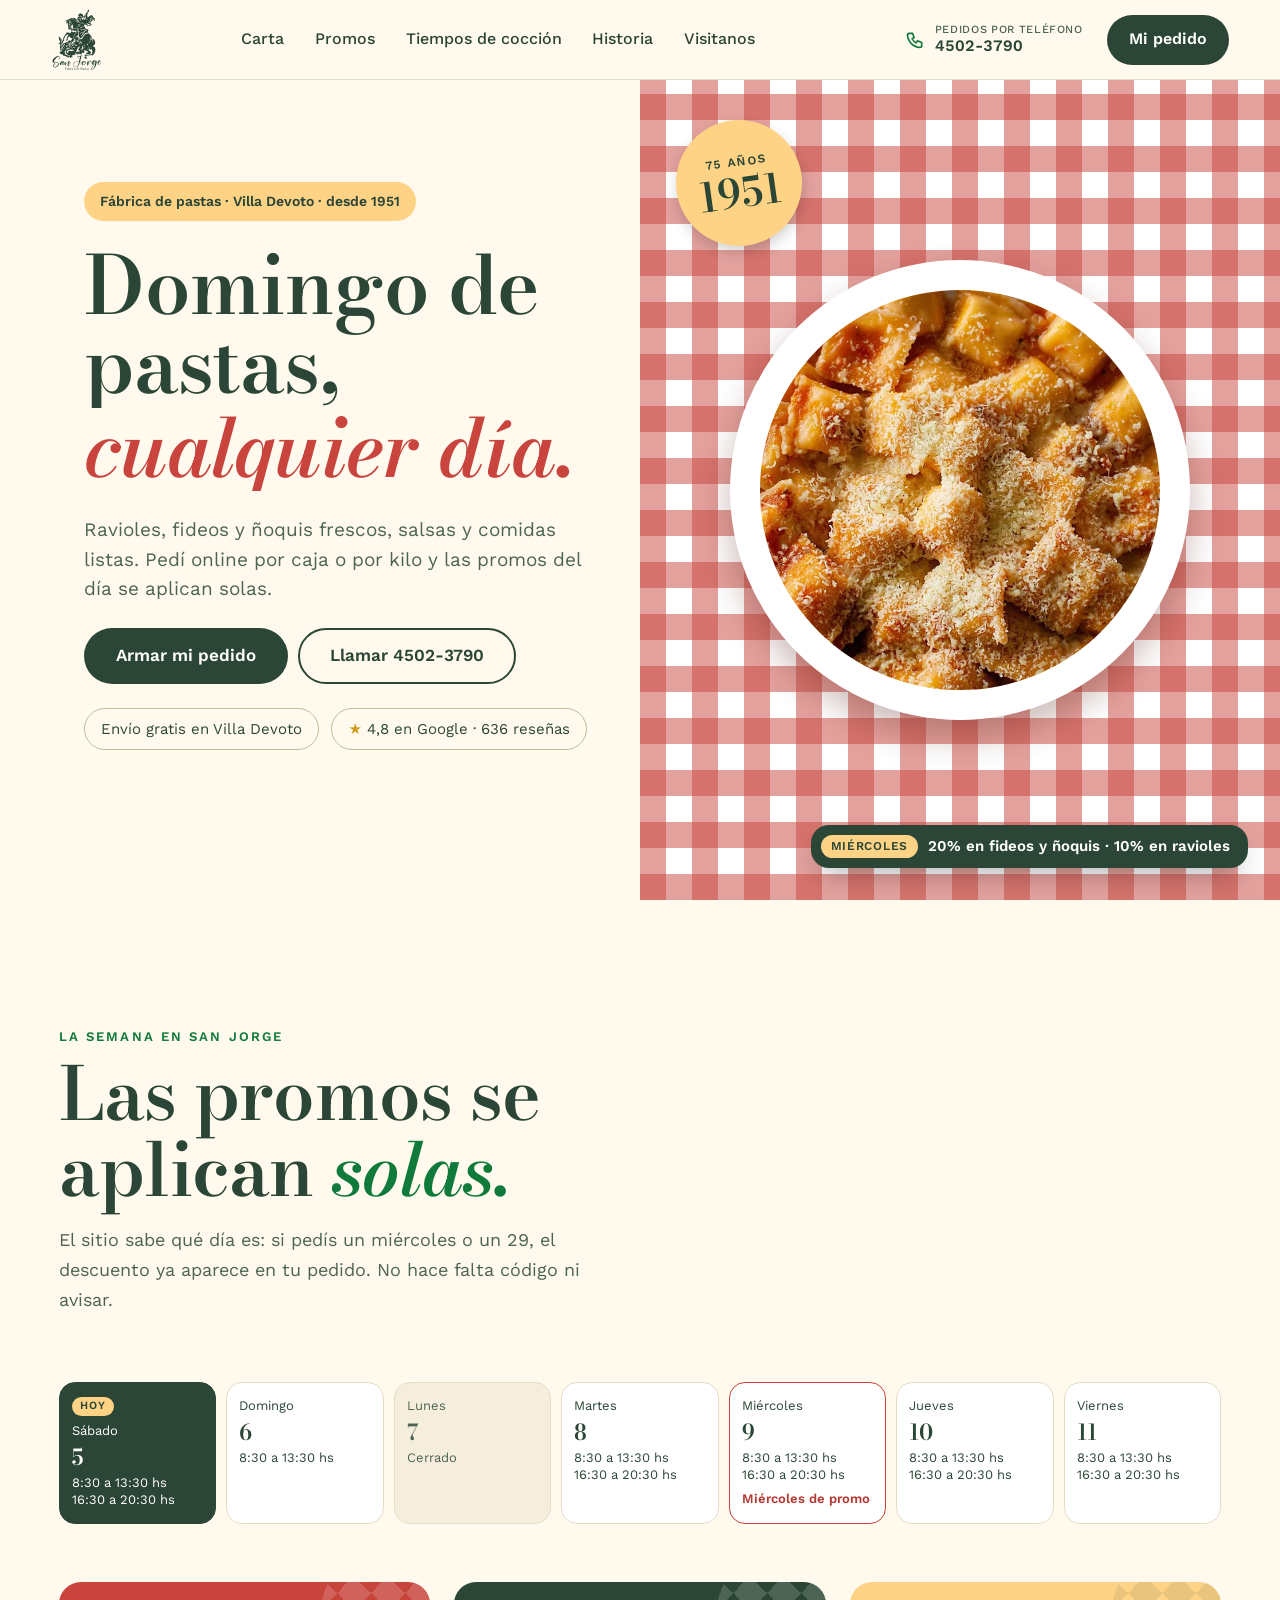
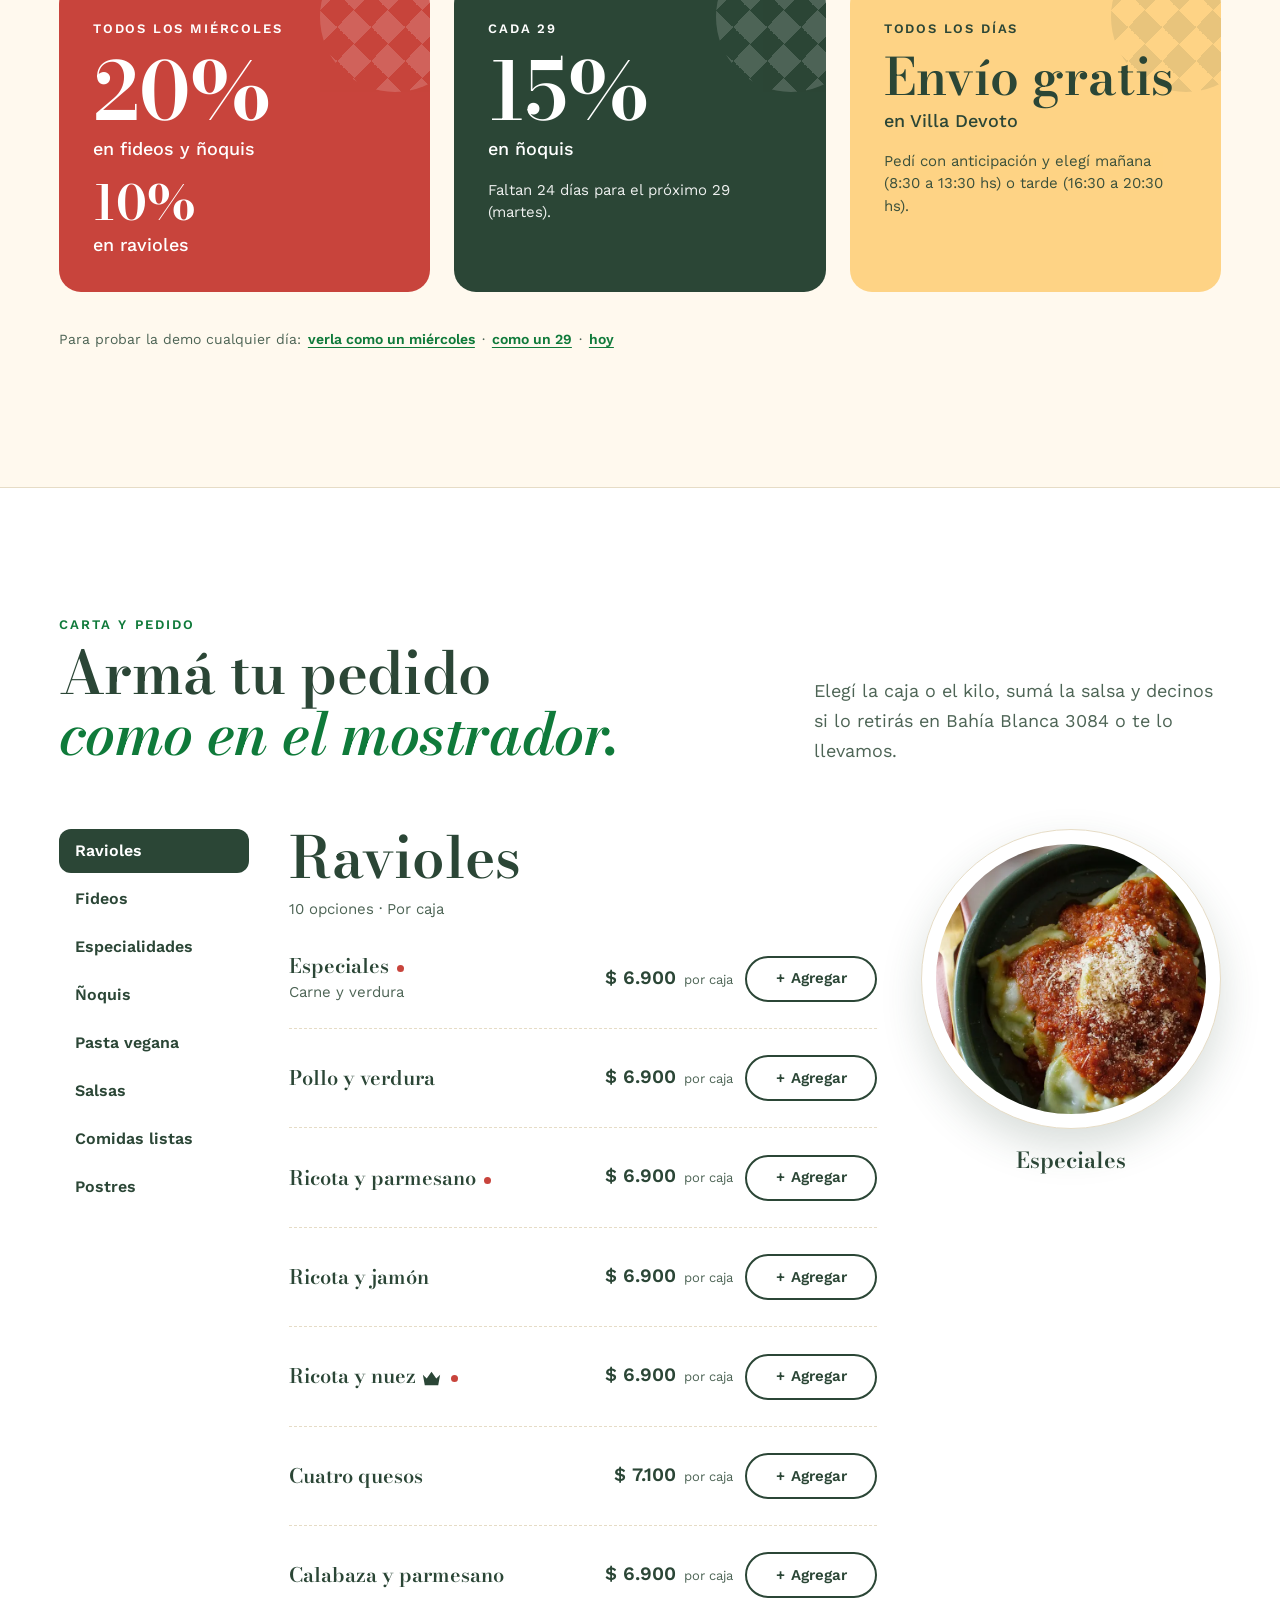
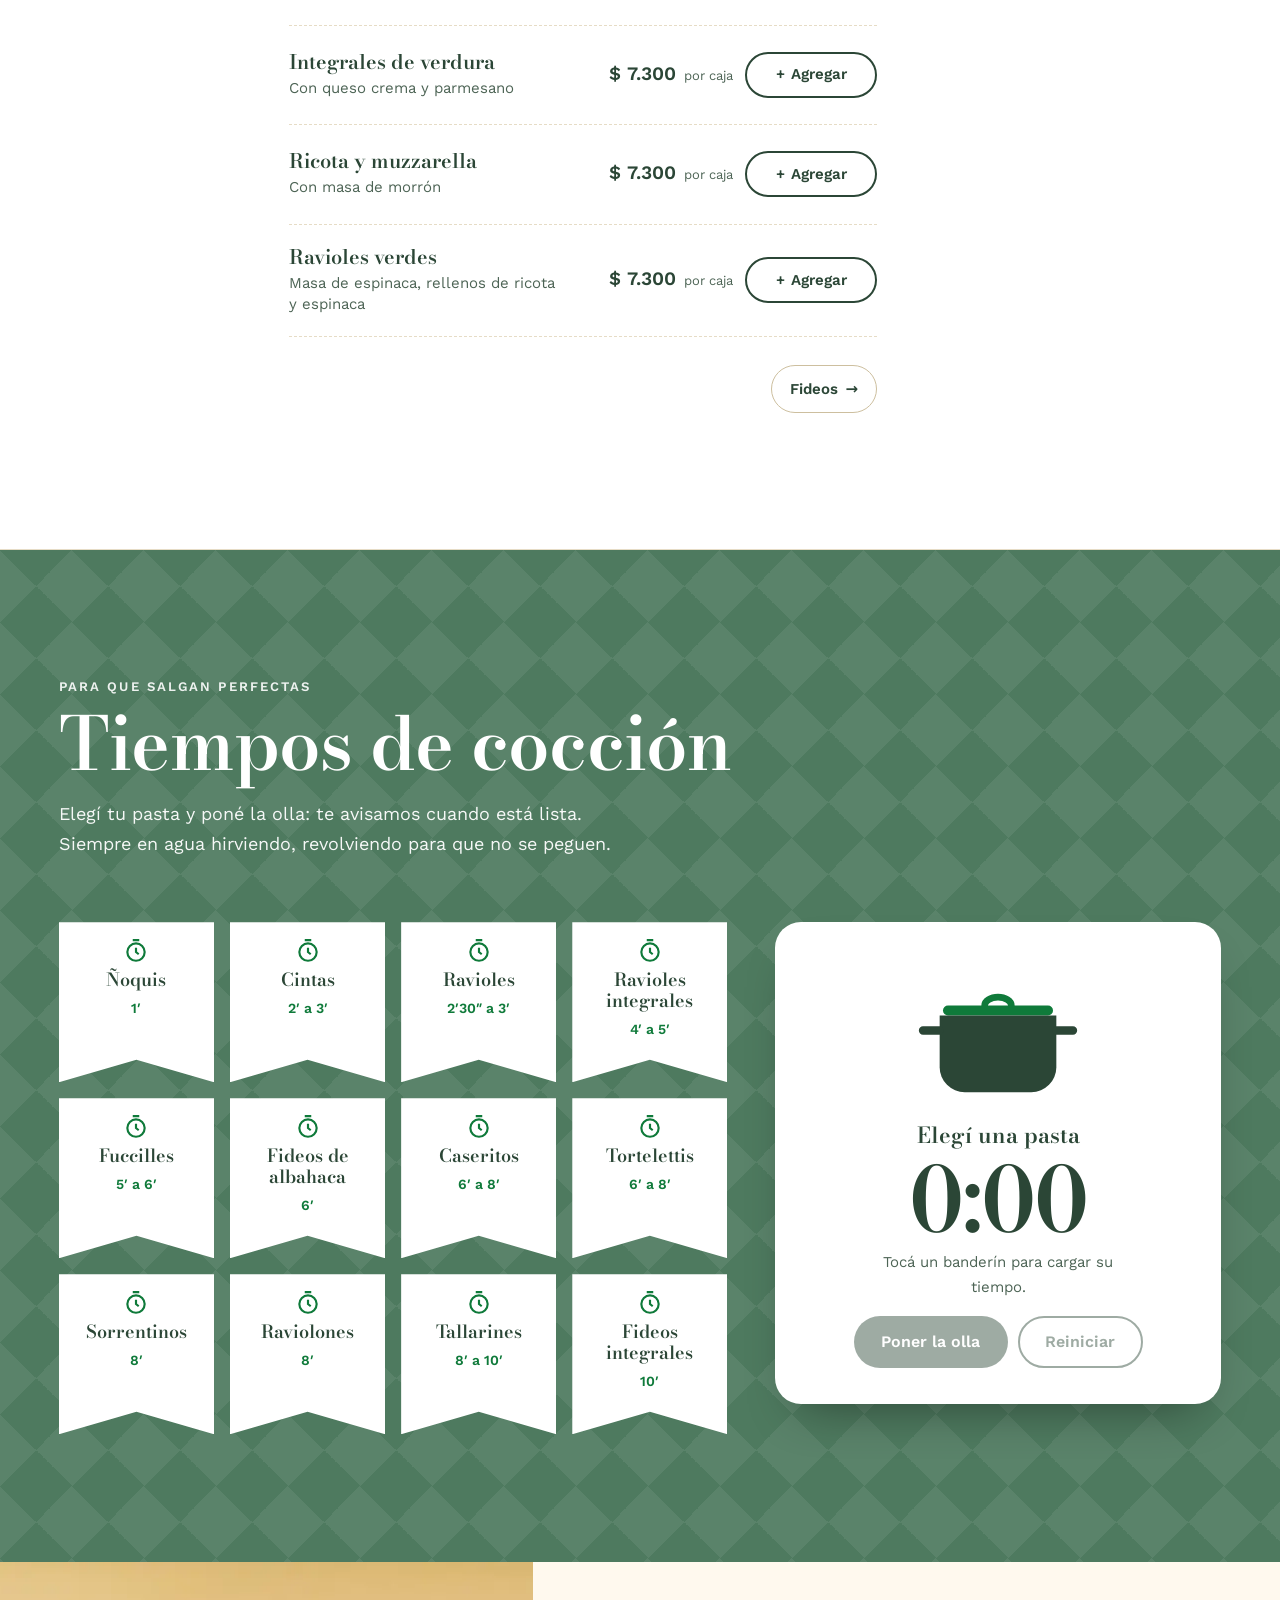
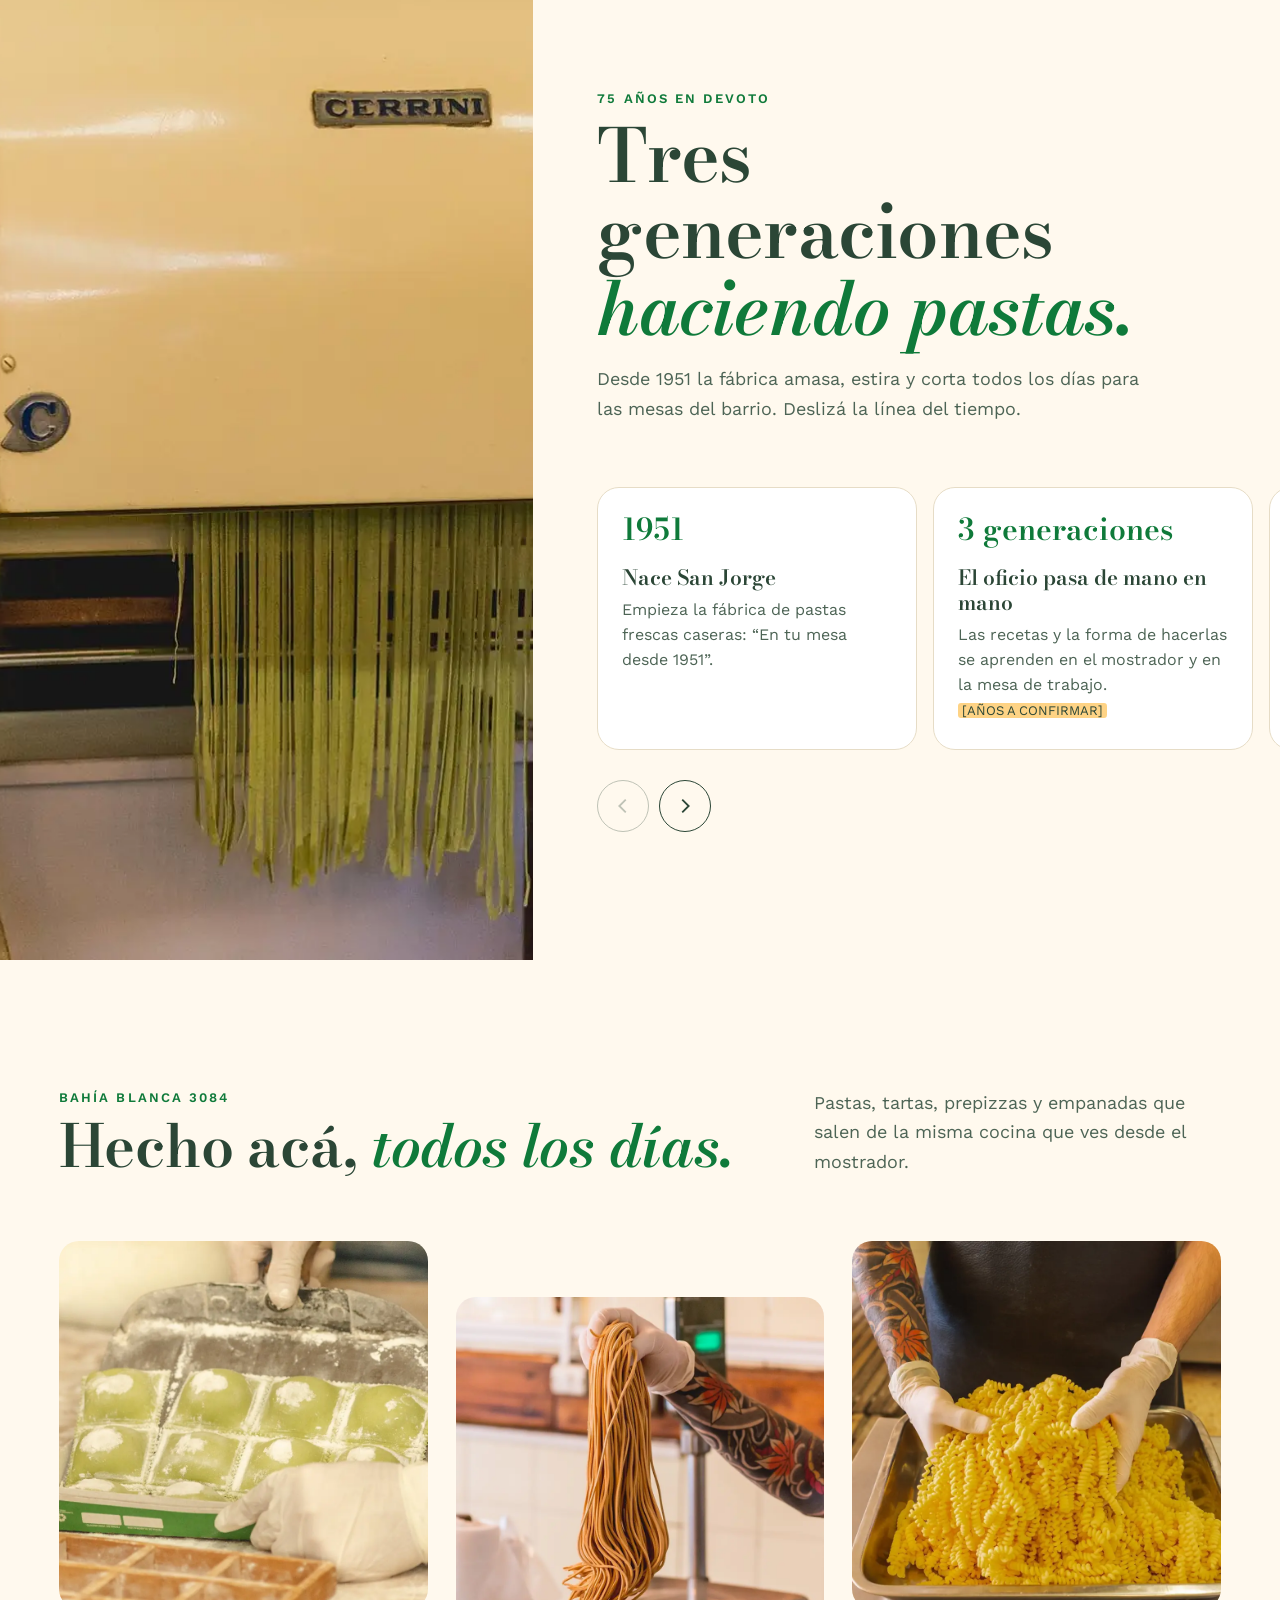
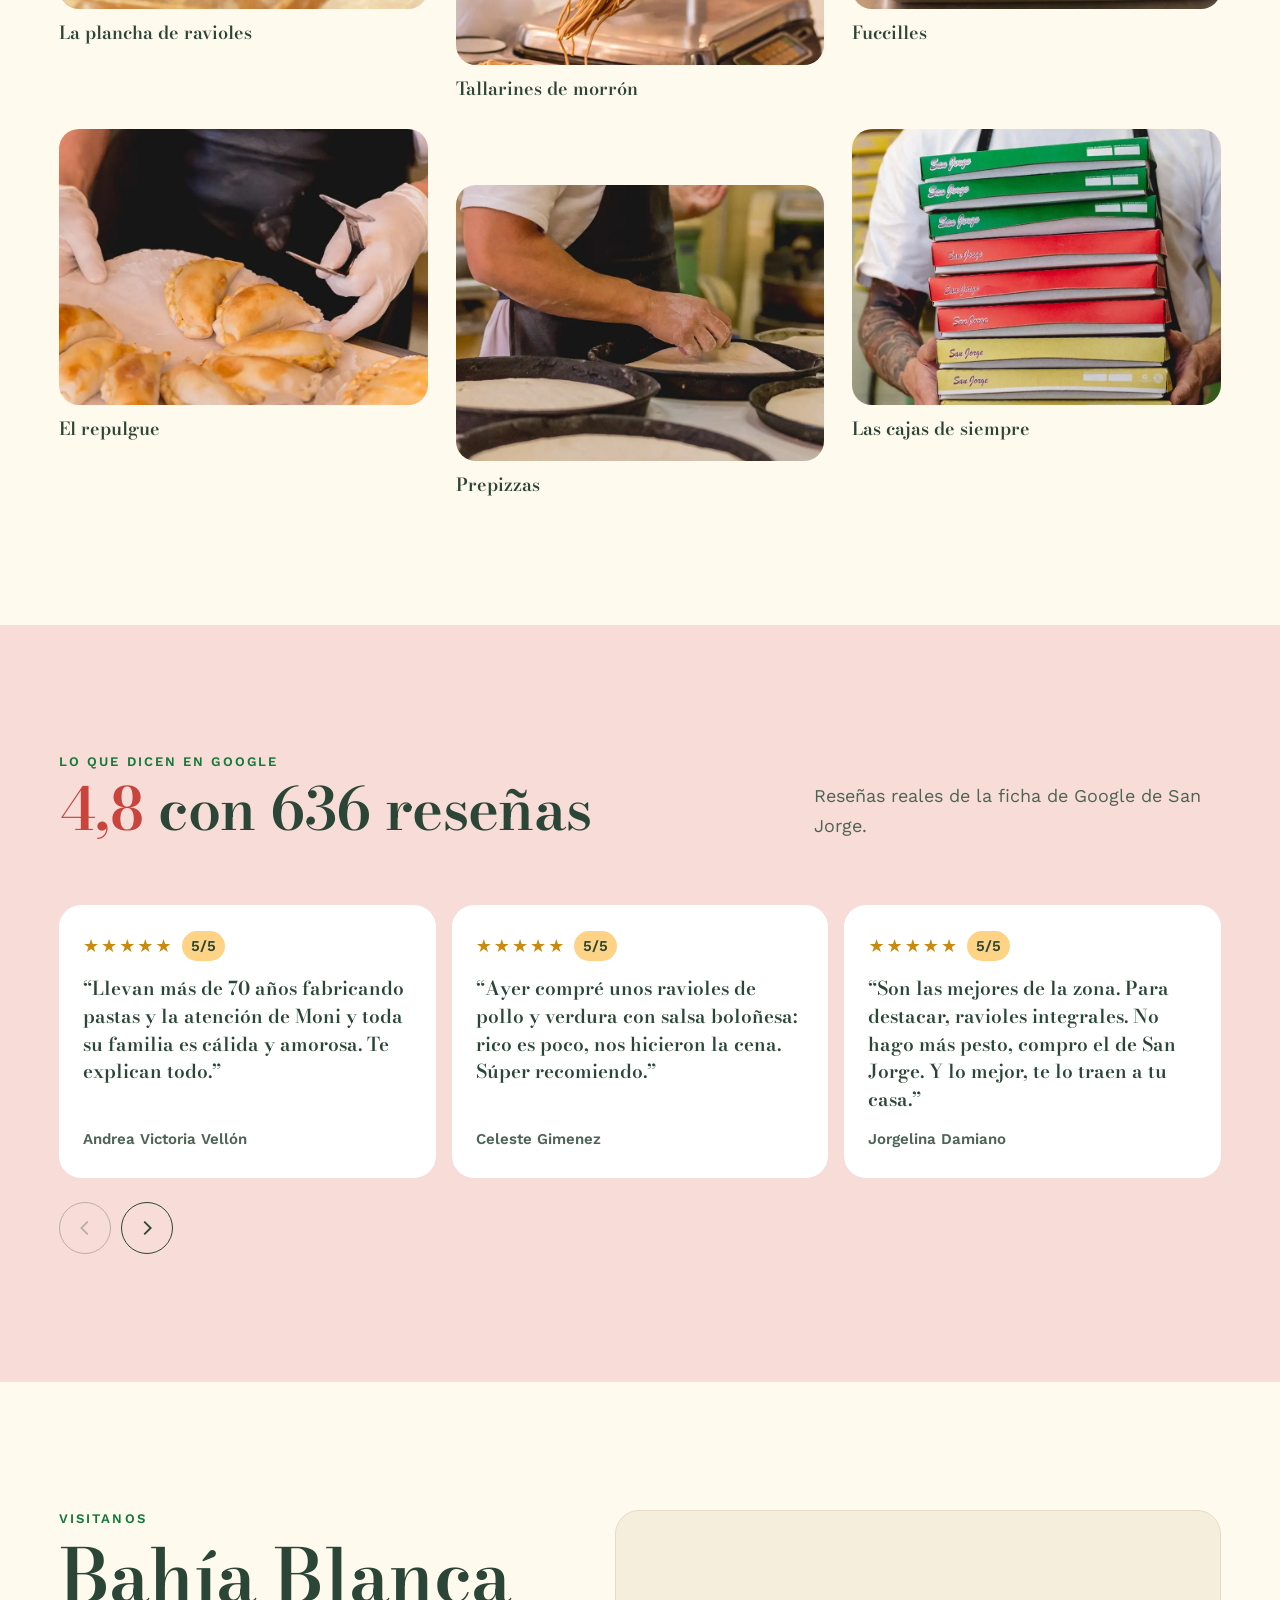
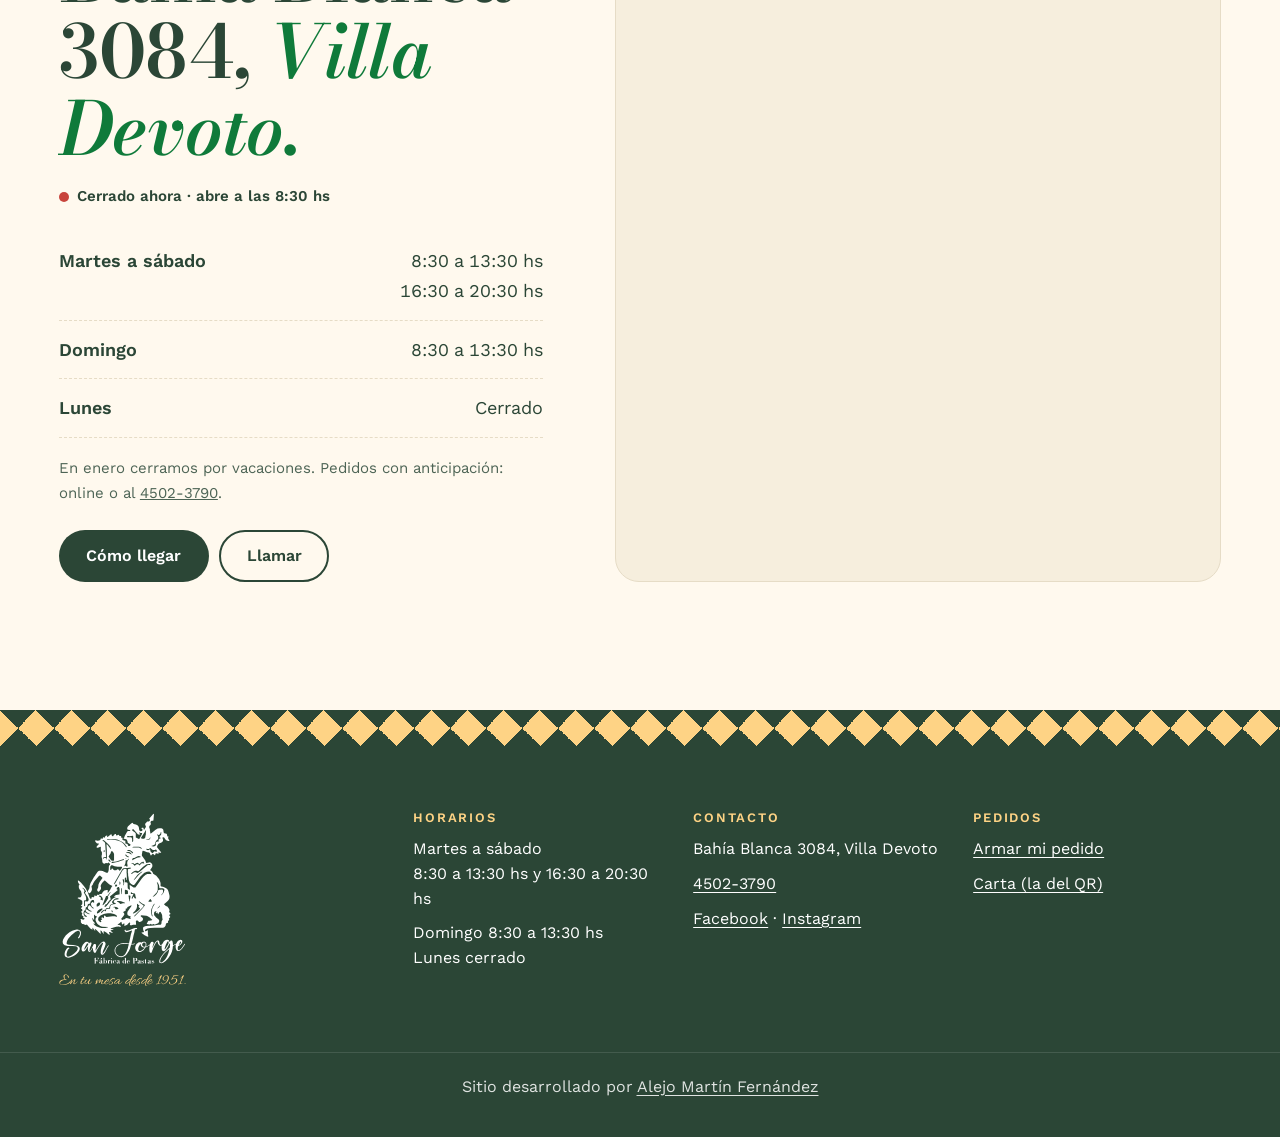
<file: index.html>
<!doctype html>
<html lang="es">
<head>
<meta charset="utf-8">
<meta name="viewport" content="width=device-width, initial-scale=1, viewport-fit=cover">
<title>San Jorge · Fábrica de Pastas en Villa Devoto desde 1951</title>
<meta name="description" content="Pastas frescas de fábrica desde 1951 en Bahía Blanca 3084, Villa Devoto. Pedí online por caja o por kilo, con salsa, y las promos del día se aplican solas.">
<meta property="og:type" content="website">
<meta property="og:site_name" content="San Jorge · Fábrica de Pastas">
<meta property="og:url" content="https://sanjorge-pastas.vercel.app/">
<meta property="og:title" content="San Jorge · Fábrica de Pastas en Villa Devoto">
<meta property="og:description" content="Pedí tus pastas por caja o por kilo, con las promos del miércoles aplicadas solas.">
<meta property="og:image" content="https://sanjorge-pastas.vercel.app/img/og.jpg?v=1">
<meta property="og:image:width" content="1200">
<meta property="og:image:height" content="630">
<meta property="og:image:type" content="image/jpeg">
<meta property="og:image:alt" content="San Jorge, Fábrica de Pastas: pastas frescas desde 1951, ahora pedí online">
<meta name="twitter:card" content="summary_large_image">
<meta name="twitter:image" content="https://sanjorge-pastas.vercel.app/img/og.jpg?v=1">
<meta name="theme-color" content="#2B4636">
<link rel="icon" href="img/marca/isotipo-pino.svg" type="image/svg+xml">
<script>
  (function () {
    var d = document.documentElement; d.classList.add('js', 'pedido-vacio');
    if (!matchMedia('(prefers-reduced-motion: reduce)').matches) d.classList.add('con-intro');
  })();
</script>
<link rel="preload" href="fonts/bodoni-moda-latin-opsz-normal.woff2" as="font" type="font/woff2" crossorigin>
<link rel="preload" href="fonts/work-sans-latin-400-normal.woff2" as="font" type="font/woff2" crossorigin>
<link data-kit-fonts rel="stylesheet" href="css/fonts.css?v=2">
<link rel="preload" as="image" href="img/fotos/hero-plato-m.webp?v=2" imagesrcset="img/fotos/hero-plato-m.webp?v=2 700w, img/fotos/hero-plato.webp?v=2 1100w" imagesizes="(min-width: 1024px) 520px, 300px">
<link rel="stylesheet" href="kit/kit.css?v=18">
<link rel="stylesheet" href="css/style.css?v=3">
</head>
<body>

<!-- INTRO: la laminadora -->
<div id="intro" aria-hidden="true">
  <div class="in-rods"><span></span><span></span></div>
  <div class="in-sheet">
    <div class="in-strips"><i></i><i></i><i></i><i></i><i></i><i></i><i></i><i></i></div>
    <img class="in-logo" src="img/marca/logo-pino.svg" alt="" width="240" height="294">
    <span class="in-cut"></span>
  </div>
</div>

<a class="skip" href="#carta">Ir a la carta</a>

<header class="top" id="top">
  <div class="top__in">
    <a class="top__logo" href="#inicio" aria-label="San Jorge, inicio"><img src="img/marca/logo-pino.svg" alt="San Jorge · Fábrica de Pastas" width="52" height="64"></a>
    <nav class="top__nav" aria-label="Secciones">
      <a href="#carta">Carta</a><a href="#promos">Promos</a><a href="#coccion">Tiempos de cocción</a><a href="#historia">Historia</a><a href="#visitanos">Visitanos</a>
    </nav>
    <div class="top__acts">
      <a class="top__tel" href="tel:+541145023790" aria-label="Llamar a San Jorge al 4502-3790"><svg viewBox="0 0 24 24" aria-hidden="true"><path d="M5 4h4l2 5-2.5 1.5a11 11 0 0 0 5 5L15 13l5 2v4a2 2 0 0 1-2 2A16 16 0 0 1 3 6a2 2 0 0 1 2-2"/></svg><span><small>Pedidos por teléfono</small>4502-3790</span></a>
      <button type="button" class="cartbtn" data-kit-open="carrito" data-kit-target aria-label="Ver mi pedido">
        <span class="pila" aria-hidden="true"></span>
        <span class="cartbtn__t">Mi pedido</span>
        <span class="cartbtn__n" data-sj-n>0</span>
      </button>
      <a class="top__pedir" href="#carta">Pedir</a>
      <button type="button" class="top__burger" aria-label="Abrir menú" aria-expanded="false" aria-controls="menu">
        <svg viewBox="0 0 24 24" aria-hidden="true"><path d="M4 7h16M4 12h16M4 17h16"/></svg>
      </button>
    </div>
  </div>
</header>

<div class="menu" id="menu" hidden>
  <nav aria-label="Menú">
    <a href="#carta">Carta y pedido</a><a href="#promos">Promos</a><a href="#coccion">Tiempos de cocción</a><a href="#historia">75 años</a><a href="#resenas">Reseñas</a><a href="#visitanos">Visitanos</a>
  </nav>
  <p class="menu__pie">Bahía Blanca 3084 · Villa Devoto<br><a href="tel:+541145023790">4502-3790</a></p>
</div>

<main>

<!-- HERO B · el mantel -->
<section class="hero" id="inicio" aria-labelledby="hero-t">
  <div class="hero__txt">
    <p class="hero__chip h-in" style="--d:1">Fábrica de pastas · Villa Devoto · desde 1951</p>
    <h1 id="hero-t" class="hero__t"><span class="ln h-in" style="--d:2"><span>Domingo de pastas,</span></span> <span class="ln h-in" style="--d:3"><em>cualquier día.</em></span></h1>
    <p class="hero__p h-in" style="--d:4">Ravioles, fideos y ñoquis frescos<span class="solo-desk">, salsas y comidas listas</span>. Pedí online por caja o por kilo<span class="solo-desk"> y las promos del día se aplican solas</span>.</p>
    <div class="hero__cta h-in" style="--d:5">
      <a class="btn btn--pino" href="#carta">Armar mi pedido</a>
      <a class="btn btn--line" href="tel:+541145023790">Llamar 4502-3790</a>
    </div>
    <ul class="hero__datos h-in" style="--d:6">
      <li>Envío gratis en Villa Devoto</li>
      <li><span class="stars" aria-hidden="true">★</span> 4,8 en Google · 636 reseñas</li>
    </ul>
  </div>
  <div class="hero__mantel">
    <div class="plato h-in" style="--d:2">
      <div class="plato__in">
        <img src="img/fotos/hero-plato-m.webp?v=2" srcset="img/fotos/hero-plato-m.webp?v=2 700w, img/fotos/hero-plato.webp?v=2 1100w" sizes="(min-width: 1024px) 520px, 300px" width="700" height="700" alt="Raviolones gratinados de San Jorge" fetchpriority="high" decoding="async">
      </div>
    </div>
    <div class="sello h-in" style="--d:4"><small>75 años</small><b>1951</b></div>
  </div>
  <div class="hero__promo h-in" style="--d:7">
    <p class="promochip" data-sj-promochip><span class="promochip__d">Hoy</span><span class="promochip__t">Envío gratis en Villa Devoto</span></p>
  </div>
</section>

<!-- PROMOS de la semana -->
<section class="sec promos" id="promos" aria-labelledby="promos-t">
  <div class="wrap">
    <div class="sec__head rv">
      <p class="kicker">La semana en San Jorge</p>
      <h2 id="promos-t" class="h2">Las promos se aplican <em>solas.</em></h2>
      <p class="sec__p">El sitio sabe qué día es: si pedís un miércoles o un 29, el descuento ya aparece en tu pedido. No hace falta código ni avisar.</p>
    </div>
    <ol class="semana rv" data-sj-semana aria-label="Días de la semana"></ol>
    <div class="promos__grid">
      <article class="promo rv">
        <p class="promo__dia">Todos los miércoles</p>
        <p class="promo__big"><b data-sj-pct="mie-fideos">20</b>% <span>en fideos y ñoquis</span></p>
        <p class="promo__big promo__big--s"><b data-sj-pct="mie-ravioles">10</b>% <span>en ravioles</span></p>
      </article>
      <article class="promo promo--29 rv">
        <p class="promo__dia">Cada 29</p>
        <p class="promo__big"><b data-sj-pct="29-noquis">15</b>% <span>en ñoquis</span></p>
        <p class="promo__cuenta" data-sj-29>Faltan — días para el próximo 29</p>
      </article>
      <article class="promo promo--envio rv">
        <p class="promo__dia">Todos los días</p>
        <p class="promo__big promo__big--txt">Envío gratis <span>en Villa Devoto</span></p>
        <p class="promo__cuenta">Pedí con anticipación y elegí mañana (8:30 a 13:30 hs) o tarde (16:30 a 20:30 hs).</p>
      </article>
    </div>
    <p class="demo-dia rv">Para probar la demo cualquier día: <a href="?dia=miercoles#promos">verla como un miércoles</a> · <a href="?dia=29#promos">como un 29</a> · <a href="./#promos">hoy</a></p>
  </div>
</section>

<!-- CARTA + PEDIDO -->
<section class="sec carta" id="carta" aria-labelledby="carta-t">
  <div class="wrap">
    <div class="sec__head sec__head--row rv">
      <div>
        <p class="kicker">Carta y pedido</p>
        <h2 id="carta-t" class="h2">Armá tu pedido <em>como en el mostrador.</em></h2>
      </div>
      <p class="sec__p">Elegí la caja o el kilo, sumá la salsa y decinos si lo retirás en Bahía Blanca 3084 o te lo llevamos.</p>
    </div>
    <div class="carta__grid">
      <div class="carta__kit" data-kit="carta" id="carta-sj" aria-label="Carta de San Jorge"></div>
      <aside class="carta__foto" aria-hidden="true" data-kit-ph="no">
        <div class="carta__fotobox">
          <img data-sj-foto src="img/carta/ravioles.webp" alt="" width="640" height="640" loading="lazy" decoding="async">
        </div>
        <p class="carta__fotonom" data-sj-fotonom>Ravioles caseros</p>
      </aside>
    </div>
  </div>
</section>

<!-- TIEMPOS DE COCCIÓN -->
<section class="sec coccion" id="coccion" aria-labelledby="coccion-t">
  <div class="wrap">
    <div class="sec__head rv">
      <p class="kicker">Para que salgan perfectas</p>
      <h2 id="coccion-t" class="h2">Tiempos de cocción</h2>
      <p class="sec__p">Elegí tu pasta y poné la olla: te avisamos cuando está lista. Siempre en agua hirviendo, revolviendo para que no se peguen.</p>
    </div>
    <div class="coccion__grid">
      <div class="banderines rv" data-sj-banderines role="list"></div>
      <div class="olla rv" aria-live="polite">
        <div class="olla__dib" aria-hidden="true">
          <div class="vapor"><i></i><i></i><i></i></div>
          <svg viewBox="0 0 240 170"><path class="olla__tapa" d="M60 52h120a6 6 0 0 1 0 12H60a6 6 0 0 1 0-12Z"/><path d="M50 64h140v62a30 30 0 0 1-30 30H80a30 30 0 0 1-30-30Z" class="olla__cuerpo"/><path d="M50 82H30M190 82h20" class="olla__asa"/><path d="M104 52a16 10 0 0 1 32 0" class="olla__mango"/></svg>
        </div>
        <p class="olla__pasta" data-sj-olla-nom>Elegí una pasta</p>
        <p class="olla__reloj" data-sj-reloj>0:00</p>
        <p class="olla__tip" data-sj-olla-tip>Tocá un banderín para cargar su tiempo.</p>
        <div class="olla__btns">
          <button type="button" class="btn btn--pino" data-sj-olla="start" disabled>Poner la olla</button>
          <button type="button" class="btn btn--line" data-sj-olla="reset" disabled>Reiniciar</button>
        </div>
      </div>
    </div>
  </div>
</section>

<!-- HISTORIA -->
<section class="sec historia" id="historia" aria-labelledby="historia-t">
  <div class="historia__foto rv">
    <img src="img/fotos/maquina.webp" alt="La máquina de San Jorge cortando tallarines de espinaca" width="1000" height="1000" loading="lazy" decoding="async">
  </div>
  <div class="historia__txt">
    <div class="sec__head rv">
      <p class="kicker">75 años en Devoto</p>
      <h2 id="historia-t" class="h2">Tres generaciones <em>haciendo pastas.</em></h2>
      <p class="sec__p">Desde 1951 la fábrica amasa, estira y corta todos los días para las mesas del barrio. Deslizá la línea del tiempo.</p>
    </div>
    <div class="drag linea rv" id="linea" data-drag tabindex="0" aria-label="Línea del tiempo">
      <article class="hito"><b>1951</b><h3>Nace San Jorge</h3><p>Empieza la fábrica de pastas frescas caseras: “En tu mesa desde 1951”.</p></article>
      <article class="hito"><b>3 generaciones</b><h3>El oficio pasa de mano en mano</h3><p>Las recetas y la forma de hacerlas se aprenden en el mostrador y en la mesa de trabajo. <span class="ph">[AÑOS A CONFIRMAR]</span></p></article>
      <article class="hito"><b>Todos los días</b><h3>La máquina de siempre</h3><p>La laminadora sigue estirando la masa y cortando los tallarines, como en la foto.</p></article>
      <article class="hito"><b>2022</b><h3>“Volvemos a las redes”</h3><p>Con 71 años de oficio, San Jorge vuelve a contar su día a día en Instagram.</p></article>
      <article class="hito hito--hoy"><b>2026</b><h3>75 años, pedido online</h3><p>La misma fábrica, ahora con el pedido armado desde el celu.</p></article>
    </div>
    <div class="flechas" data-flechas="linea"><button type="button" data-dir="-1" aria-label="Anterior"><svg viewBox="0 0 24 24" aria-hidden="true"><path d="M15 5l-7 7 7 7"/></svg></button><button type="button" data-dir="1" aria-label="Siguiente"><svg viewBox="0 0 24 24" aria-hidden="true"><path d="M9 5l7 7-7 7"/></svg></button></div>
  </div>
</section>

<!-- LA FÁBRICA -->
<section class="sec fabrica" id="fabrica" aria-labelledby="fabrica-t">
  <div class="wrap">
    <div class="sec__head sec__head--row rv">
      <div>
        <p class="kicker">Bahía Blanca 3084</p>
        <h2 id="fabrica-t" class="h2">Hecho acá, <em>todos los días.</em></h2>
      </div>
      <p class="sec__p">Pastas, tartas, prepizzas y empanadas que salen de la misma cocina que ves desde el mostrador.</p>
    </div>
    <div class="drag galeria" data-drag tabindex="0" aria-label="Fotos de la fábrica">
      <figure class="gal rv"><img src="img/fotos/f-plancha.webp" alt="Plancha de ravioles verdes recién armados" width="900" height="900" loading="lazy" decoding="async"><figcaption>La plancha de ravioles</figcaption></figure>
      <figure class="gal rv"><img src="img/fotos/fideos-colgando.webp" alt="Tallarines de morrón recién cortados" width="900" height="900" loading="lazy" decoding="async"><figcaption>Tallarines de morrón</figcaption></figure>
      <figure class="gal rv"><img src="img/fotos/f-fuccilles.webp" alt="Fuccilles frescos en bandeja" width="900" height="900" loading="lazy" decoding="async"><figcaption>Fuccilles</figcaption></figure>
      <figure class="gal rv"><img src="img/fotos/f-repulgue.webp" alt="Repulgue de empanadas a mano" width="900" height="900" loading="lazy" decoding="async"><figcaption>El repulgue</figcaption></figure>
      <figure class="gal rv"><img src="img/fotos/f-prepizzas.webp" alt="Prepizzas en sus moldes" width="900" height="900" loading="lazy" decoding="async"><figcaption>Prepizzas</figcaption></figure>
      <figure class="gal rv"><img src="img/fotos/cajas.webp" alt="Pila de cajas verdes, rojas y amarillas de San Jorge" width="900" height="900" loading="lazy" decoding="async"><figcaption>Las cajas de siempre</figcaption></figure>
    </div>
  </div>
</section>

<!-- RESEÑAS -->
<section class="sec resenas" id="resenas" aria-labelledby="resenas-t">
  <div class="wrap">
    <div class="sec__head sec__head--row rv">
      <div>
        <p class="kicker">Lo que dicen en Google</p>
        <h2 id="resenas-t" class="h2"><span class="nota">4,8</span> con 636 reseñas</h2>
      </div>
      <p class="sec__p">Reseñas reales de la ficha de Google de San Jorge.</p>
    </div>
    <div class="drag rese" id="rese" data-drag tabindex="0" aria-label="Reseñas de Google">
      <article class="res rv"><p class="res__stars" aria-label="5 de 5 estrellas"><span aria-hidden="true">★★★★★</span> <b>5/5</b></p><p class="res__t">“Llevan más de 70 años fabricando pastas y la atención de Moni y toda su familia es cálida y amorosa. Te explican todo.”</p><p class="res__n">Andrea Victoria Vellón</p></article>
      <article class="res rv"><p class="res__stars" aria-label="5 de 5 estrellas"><span aria-hidden="true">★★★★★</span> <b>5/5</b></p><p class="res__t">“Ayer compré unos ravioles de pollo y verdura con salsa boloñesa: rico es poco, nos hicieron la cena. Súper recomiendo.”</p><p class="res__n">Celeste Gimenez</p></article>
      <article class="res rv"><p class="res__stars" aria-label="5 de 5 estrellas"><span aria-hidden="true">★★★★★</span> <b>5/5</b></p><p class="res__t">“Son las mejores de la zona. Para destacar, ravioles integrales. No hago más pesto, compro el de San Jorge. Y lo mejor, te lo traen a tu casa.”</p><p class="res__n">Jorgelina Damiano</p></article>
      <article class="res rv"><p class="res__stars" aria-label="5 de 5 estrellas"><span aria-hidden="true">★★★★★</span> <b>5/5</b></p><p class="res__t">“Probamos los sorrentinos de muzzarella y jamón. Son muy lindos, súper rellenos y te hacen quedar bien con cualquier invitado.”</p><p class="res__n">Chiara Rizzo</p></article>
      <article class="res rv"><p class="res__stars" aria-label="5 de 5 estrellas"><span aria-hidden="true">★★★★★</span> <b>5/5</b></p><p class="res__t">“Me atendió Mónica, la dueña, una genia. Compré raviolones caseros exquisitos. Muy recomendable.”</p><p class="res__n">Flavia Di Biase</p></article>
      <article class="res rv"><p class="res__stars" aria-label="5 de 5 estrellas"><span aria-hidden="true">★★★★★</span> <b>5/5</b></p><p class="res__t">“La pasta, una delicia. Se nota el amor y la dedicación que le ponen a cada producto.”</p><p class="res__n">Mariana</p></article>
    </div>
    <div class="flechas" data-flechas="rese"><button type="button" data-dir="-1" aria-label="Anterior"><svg viewBox="0 0 24 24" aria-hidden="true"><path d="M15 5l-7 7 7 7"/></svg></button><button type="button" data-dir="1" aria-label="Siguiente"><svg viewBox="0 0 24 24" aria-hidden="true"><path d="M9 5l7 7-7 7"/></svg></button></div>
  </div>
</section>

<!-- VISITANOS -->
<section class="sec visit" id="visitanos" aria-labelledby="visit-t">
  <div class="wrap visit__grid">
    <div class="visit__txt rv">
      <p class="kicker">Visitanos</p>
      <h2 id="visit-t" class="h2">Bahía Blanca 3084, <em>Villa Devoto.</em></h2>
      <p class="estado" data-sj-estado>&nbsp;</p>
      <dl class="horas">
        <div><dt>Martes a sábado</dt><dd>8:30 a 13:30 hs<br>16:30 a 20:30 hs</dd></div>
        <div><dt>Domingo</dt><dd>8:30 a 13:30 hs</dd></div>
        <div><dt>Lunes</dt><dd>Cerrado</dd></div>
      </dl>
      <p class="visit__nota">En enero cerramos por vacaciones. Pedidos con anticipación: online o al <a href="tel:+541145023790">4502-3790</a>.</p>
      <div class="visit__btns">
        <a class="btn btn--pino" href="https://www.google.com/maps/dir/?api=1&amp;destination=San+Jorge+F%C3%A1brica+de+pastas%2C+Bah%C3%ADa+Blanca+3084%2C+CABA" target="_blank" rel="noopener">Cómo llegar</a>
        <a class="btn btn--line" href="tel:+541145023790">Llamar</a>
      </div>
    </div>
    <div class="mapa rv">
      <iframe title="Mapa: San Jorge Fábrica de pastas, Bahía Blanca 3084" src="https://www.google.com/maps?q=San+Jorge+F%C3%A1brica+de+pastas,+Bah%C3%ADa+Blanca+3084,+CABA&amp;z=16&amp;output=embed" loading="lazy" referrerpolicy="no-referrer-when-downgrade"></iframe>
    </div>
  </div>
</section>

</main>

<footer class="pie">
  <div class="pie__rombos" aria-hidden="true"></div>
  <div class="wrap pie__grid">
    <div class="pie__marca">
      <img src="img/marca/logo-blanco.svg" alt="San Jorge · Fábrica de Pastas" width="150" height="184" loading="lazy">
      <p class="pie__lema">En tu mesa desde 1951.</p>
    </div>
    <div>
      <h3>Horarios</h3>
      <p>Martes a sábado<br>8:30 a 13:30 hs y 16:30 a 20:30 hs</p>
      <p>Domingo 8:30 a 13:30 hs<br>Lunes cerrado</p>
    </div>
    <div>
      <h3>Contacto</h3>
      <p>Bahía Blanca 3084, Villa Devoto</p>
      <p><a href="tel:+541145023790">4502-3790</a></p>
      <p><a href="https://www.facebook.com/sanjorgedevoto" target="_blank" rel="noopener">Facebook</a> · <a href="https://www.instagram.com/sanjorgepastas/" target="_blank" rel="noopener">Instagram</a></p>
    </div>
    <div>
      <h3>Pedidos</h3>
      <p><a href="#carta">Armar mi pedido</a></p>
      <p><a href="carta/">Carta (la del QR)</a></p>
    </div>
  </div>
  <p class="pie__credito">Sitio desarrollado por <a href="https://alejomfernandez.com.ar" target="_blank" rel="noopener">Alejo Martín Fernández</a></p>
</footer>

<script type="module" src="js/main.js?v=3"></script>
</body>
</html>
</file>
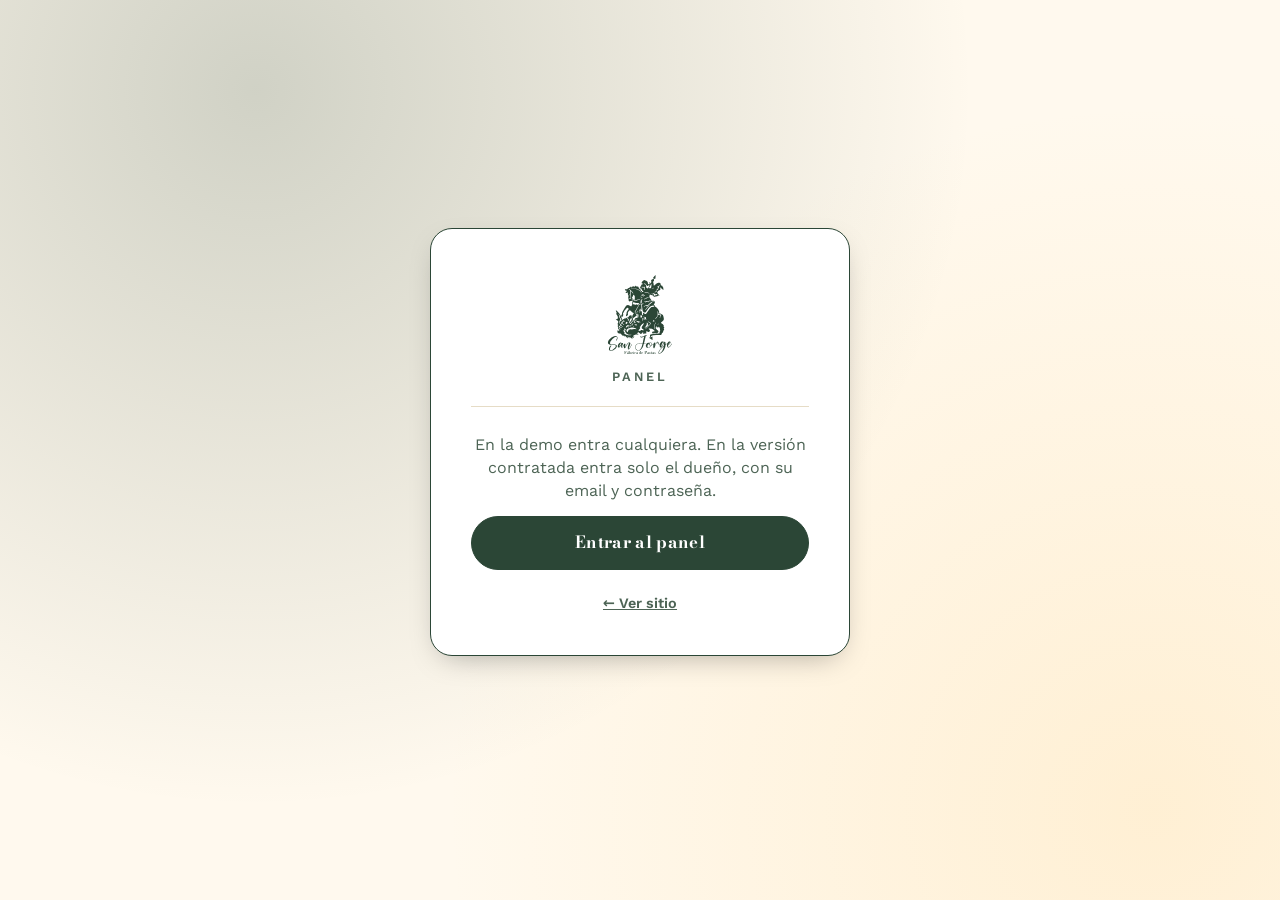
<file: admin/index.html>
<!doctype html>
<!-- Plantilla del panel. Va en web/admin/index.html de cada demo (scripts/instalar.mjs la copia). -->
<html lang="es">
<head>
<meta charset="utf-8">
<meta name="viewport" content="width=device-width, initial-scale=1, viewport-fit=cover">
<meta name="robots" content="noindex, nofollow">
<meta name="theme-color" content="#2B4636">
<title>Panel · San Jorge</title>
<script>
  // /admin sin barra final rompe las rutas relativas en algunos servidores (XAMPP): la agregamos.
  if (!/\/$|\.html$/.test(location.pathname)) location.replace(location.pathname + '/' + location.search + location.hash);
</script>
<link data-kit-fonts rel="stylesheet" href="../css/fonts.css?v=2">
<link rel="stylesheet" href="../kit/kit.css?v=18">
<link rel="stylesheet" href="../kit/admin/admin.css?v=18">
</head>
<body>
<div id="kit-admin" class="kit-root kit-admin" aria-busy="true"></div>
<script type="module">
  import { initAdmin } from '../kit/admin/admin.js?v=18';
  initAdmin({ config: '../cliente.json', sitio: '../' });
</script>
</body>
</html>
</file>
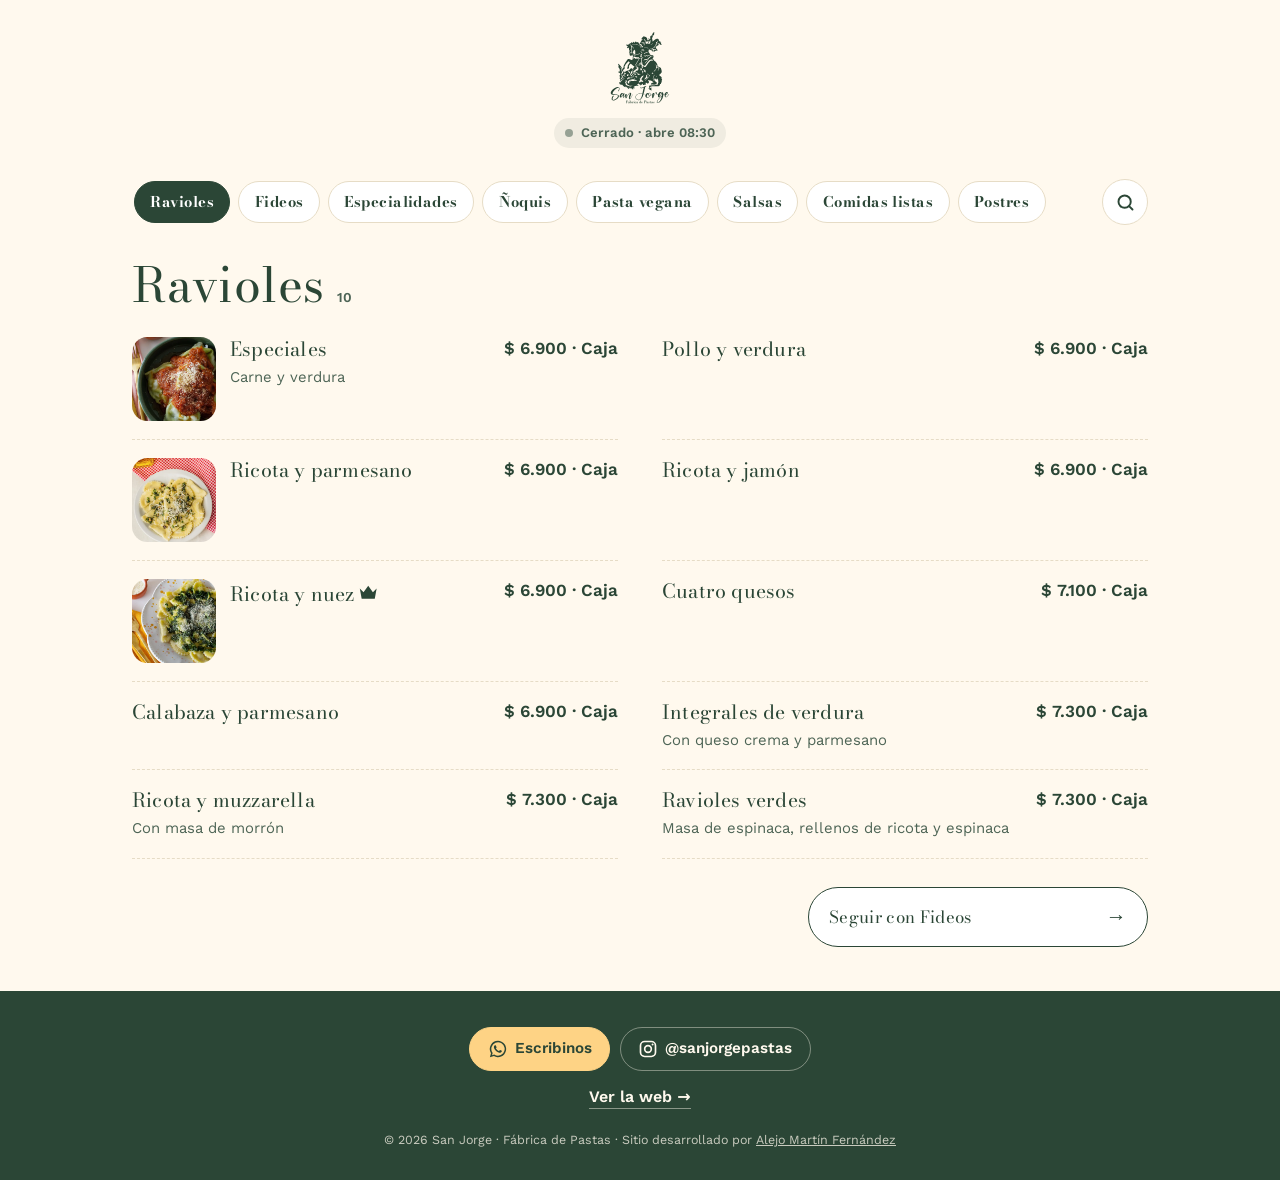
<file: carta/index.html>
<!doctype html>
<!-- Carta pública: la página a la que lleva el QR de las mesas. Va en web/carta/index.html de cada demo (scripts/instalar.mjs la copia).
     Se edita desde /admin (Carta) y el QR + las tarjetas para imprimir salen de /admin (QR de la carta). -->
<html lang="es">
<head>
<meta charset="utf-8">
<meta name="viewport" content="width=device-width, initial-scale=1, viewport-fit=cover">
<meta name="theme-color" content="#2B4636">
<title>Carta · San Jorge Fábrica de Pastas</title>
<meta name="description" content="Carta online, siempre actualizada.">
<script>
  // /carta sin barra final rompe las rutas relativas en algunos servidores (XAMPP): la agregamos.
  if (!/\/$|\.html$/.test(location.pathname)) location.replace(location.pathname + '/' + location.search + location.hash);
</script>
<link rel="preconnect" href="https://fonts.googleapis.com"><link rel="preconnect" href="https://fonts.gstatic.com" crossorigin>
<link data-kit-fonts rel="stylesheet" href="../css/fonts.css?v=2">
<link rel="stylesheet" href="../kit/kit.css?v=18">
<link rel="stylesheet" href="../kit/menu.css?v=18">
</head>
<body>
<div id="kit-menu" class="kit-root kit-menu" aria-busy="true"></div>
<script type="module">
  import { initMenu } from '../kit/modules/menu.js?v=18';
  initMenu({ config: '../cliente.json', sitio: '../', imagenes: { lqip: '../img/lqip.json' } });
</script>
</body>
</html>
</file>
<file: css/fonts.css>
/* Fuentes alojadas en la demo (latin): Bodoni Moda (variable, opsz + wght), Work Sans, Allura */
@font-face { font-family: 'Bodoni Moda'; font-style: normal; font-weight: 400 900; font-display: swap; src: url(../fonts/bodoni-moda-latin-opsz-normal.woff2) format('woff2-variations'); }
@font-face { font-family: 'Bodoni Moda'; font-style: italic; font-weight: 400 900; font-display: swap; src: url(../fonts/bodoni-moda-latin-opsz-italic.woff2) format('woff2-variations'); }
@font-face { font-family: 'Work Sans'; font-style: normal; font-weight: 400; font-display: swap; src: url(../fonts/work-sans-latin-400-normal.woff2) format('woff2'); }
@font-face { font-family: 'Work Sans'; font-style: normal; font-weight: 500; font-display: swap; src: url(../fonts/work-sans-latin-500-normal.woff2) format('woff2'); }
@font-face { font-family: 'Work Sans'; font-style: normal; font-weight: 600 700; font-display: swap; src: url(../fonts/work-sans-latin-600-normal.woff2) format('woff2'); }
@font-face { font-family: 'Allura'; font-style: normal; font-weight: 400; font-display: swap; src: url(../fonts/allura-latin-400-normal.woff2) format('woff2'); }

/* Bodoni con trazos finos más firmes: óptica de texto (opsz 11) en todos los tamaños, así los títulos no se "rompen" sobre los fondos */
*, *::before, *::after { font-variation-settings: 'opsz' 11 !important; }  /* !important: el shorthand font de cada regla la resetea */
:where(.kit-root, .kit-admin, .kmn) :is(h1, h2, h3, h4) { font-weight: 600; }
</file>
<file: kit/kit.css>
/* KIT DEMOS — estilos de módulos y popups.
   Todo sale de las variables --kit-* que arma core/theme.js desde cliente.json → marca.
   Cada demo puede pisar cualquier variable o clase .kit-* en su propio CSS. */

:root {
  --kit-bg: #fff; --kit-surface: #fff; --kit-text: #151515; --kit-muted: #666; --kit-primary: #111; --kit-on-primary: #fff;
  --kit-accent: #fc0; --kit-on-accent: #111; --kit-border: #ddd; --kit-ok: #1f9d55; --kit-warn: #d97706; --kit-danger: #d42a1d;
  --kit-font-head: inherit; --kit-font-body: inherit; --kit-head-case: uppercase;
  --kit-radius: 14px; --kit-radius-btn: 12px; --kit-border-w: 1.5px; --kit-shadow: 0 10px 30px -12px rgba(0,0,0,.35);
  --kit-ease: cubic-bezier(.2,.8,.2,1); --kit-z: 9000;
}
.kit-root, .kit-root *, .kit-root *::before, .kit-root *::after { box-sizing: border-box; }
.kit-root [hidden], .kit-root[hidden] { display: none !important; }
.kit-root { font-family: var(--kit-font-body); color: var(--kit-text); -webkit-tap-highlight-color: transparent; }
.kit-sr { position: absolute !important; width: 1px; height: 1px; overflow: hidden; clip: rect(0 0 0 0); white-space: nowrap; }
html.kit-lock { overflow: hidden; }
html.kit-lock body { overflow: hidden; touch-action: none; }

/* ---------- botones ---------- */
.kit-btn {
  appearance: none; display: inline-flex; align-items: center; justify-content: center; gap: .45em;
  min-height: 44px; padding: .7em 1.15em; border: var(--kit-border-w) solid var(--kit-primary); border-radius: var(--kit-radius-btn);
  background: var(--kit-primary); color: var(--kit-on-primary); font: 700 .95rem/1.1 var(--kit-font-body); text-decoration: none;
  cursor: pointer; transition: transform .15s var(--kit-ease), filter .15s, background .2s, box-shadow .2s; white-space: nowrap;
}
.kit-btn:hover { filter: brightness(1.08); }
.kit-btn:active { transform: translateY(1px) scale(.98); }
.kit-btn:focus-visible, .kit-chip:focus-visible, .kit-tab:focus-visible, .kit-add:focus-visible, .kit-x:focus-visible { outline: 3px solid var(--kit-accent); outline-offset: 2px; }
.kit-btn--ghost { background: var(--kit-surface); color: var(--kit-text); border-color: var(--kit-border); }
.kit-btn--danger { background: var(--kit-danger); border-color: var(--kit-danger); color: #fff; }
.kit-btn--danger-t { color: var(--kit-danger); }
.kit-btn--sm { min-height: 36px; padding: .45em .85em; font-size: .85rem; }
.kit-btn--big { min-height: 54px; font-size: 1.05rem; font-family: var(--kit-font-head); text-transform: var(--kit-head-case); letter-spacing: .02em; }
.kit-btn--block { width: 100%; }
.kit-btn[disabled] { opacity: .55; cursor: not-allowed; }
.kit-btn.is-loading { position: relative; color: transparent !important; }
.kit-btn.is-loading::after { content: ""; position: absolute; width: 20px; height: 20px; border: 2.5px solid var(--kit-on-primary); border-right-color: transparent; border-radius: 50%; animation: kit-spin .7s linear infinite; }
.kit-icon { appearance: none; width: 36px; height: 36px; display: inline-grid; place-items: center; border: var(--kit-border-w) solid var(--kit-border); border-radius: 10px; background: var(--kit-surface); color: var(--kit-text); cursor: pointer; font-size: 1rem; }
.kit-icon--danger { color: var(--kit-danger); }
.kit-icon[disabled] { opacity: .35; cursor: default; }
.kit-row { display: flex; gap: .6rem; flex-wrap: wrap; align-items: center; }
.kit-row--end { justify-content: flex-end; } .kit-row--center { justify-content: center; } .kit-row--between { justify-content: space-between; }
.kit-row--stack { flex-direction: column; align-items: stretch; }

/* ---------- badges / tags ---------- */
.kit-badge { display: inline-flex; align-items: center; gap: .3em; padding: .28em .6em; border-radius: 999px; font: 700 .72rem/1 var(--kit-font-body); letter-spacing: .02em; background: color-mix(in srgb, var(--kit-text) 9%, var(--kit-surface)); color: var(--kit-text); white-space: nowrap; }
.kit-badge--ok { background: color-mix(in srgb, var(--kit-ok) 16%, var(--kit-surface)); color: color-mix(in srgb, var(--kit-ok) 75%, #000); }
.kit-badge--warn { background: color-mix(in srgb, var(--kit-warn) 18%, var(--kit-surface)); color: color-mix(in srgb, var(--kit-warn) 70%, #000); }
.kit-badge--danger, .kit-badge--off { background: color-mix(in srgb, var(--kit-danger) 14%, var(--kit-surface)); color: color-mix(in srgb, var(--kit-danger) 80%, #000); }
.kit-badge--new { background: var(--kit-accent); color: var(--kit-on-accent); animation: kit-pulse 1.4s ease-in-out 3; }
.kit-tag { display: inline-grid; place-items: center; width: 1.15em; height: 1.15em; vertical-align: -.12em; margin-left: .15em; color: var(--kit-primary); }
.kit-tag svg { width: 100%; height: 100%; }
.kit-tag--txt { width: auto; height: auto; font-size: .7em; padding: .15em .45em; border-radius: 999px; background: var(--kit-accent); color: var(--kit-on-accent); }

/* ---------- carta ---------- */
.kit-carta { --kit-cols: 1; }
.kit-tabs { display: flex; gap: .5rem; overflow-x: auto; scrollbar-width: none; padding: 2px 2px 10px; margin-bottom: .5rem; scroll-snap-type: x proximity; }
.kit-tabs::-webkit-scrollbar { display: none; }
.kit-tab {
  appearance: none; flex: 0 0 auto; scroll-snap-align: start; min-height: 44px; padding: .55em 1.1em;
  border: var(--kit-border-w) solid var(--kit-text); border-radius: var(--kit-radius-btn); background: var(--kit-surface); color: var(--kit-text);
  font: 700 .95rem/1 var(--kit-font-head); text-transform: var(--kit-head-case); letter-spacing: .03em; cursor: pointer; transition: background .2s, color .2s, transform .15s;
}
.kit-tab.is-on { background: var(--kit-primary); border-color: var(--kit-primary); color: var(--kit-on-primary); }
.kit-carta__panel { display: grid; grid-template-columns: repeat(var(--kit-cols), minmax(0, 1fr)); gap: 0 2rem; }
.kit-item {
  display: grid; grid-template-columns: auto minmax(0, 1fr) auto; gap: .9rem; align-items: center; padding: 1rem 0;
  border-bottom: var(--kit-border-w) dashed var(--kit-border); min-width: 0;
  animation: kit-up .5s var(--kit-ease) both; animation-delay: calc(var(--i, 0) * 45ms);
}
.kit-item:not(:has(.kit-item__foto)) { grid-template-columns: minmax(0, 1fr) auto; }
.kit-item.is-off { opacity: .55; }
.kit-item__foto { width: 64px; height: 64px; object-fit: cover; border-radius: calc(var(--kit-radius) * .7); }
.kit-item__name { margin: 0 0 .25rem; font: 400 1.2rem/1.05 var(--kit-font-head); text-transform: var(--kit-head-case); }
.kit-item__n { margin-right: .5em; color: var(--kit-primary); }
.kit-item__desc { margin: 0; color: var(--kit-muted); font-size: .9rem; line-height: 1.4; }
.kit-item__side { display: flex; flex-direction: column; align-items: flex-end; gap: .45rem; }
.kit-price { font: 700 1.05rem/1 var(--kit-font-body); white-space: nowrap; }
.kit-price--na { font-size: .85rem; color: var(--kit-muted); font-weight: 600; }
.kit-add {
  appearance: none; min-height: 40px; padding: .45em .9em; border: var(--kit-border-w) solid var(--kit-primary); border-radius: var(--kit-radius-btn);
  background: var(--kit-surface); color: var(--kit-primary); font: 800 .85rem/1 var(--kit-font-body); cursor: pointer; white-space: nowrap;
  transition: background .2s, color .2s, transform .12s;
}
.kit-add:hover { background: var(--kit-primary); color: var(--kit-on-primary); }
.kit-add:active { transform: scale(.94); }
.kit-step { display: inline-flex; align-items: center; border: var(--kit-border-w) solid var(--kit-primary); border-radius: var(--kit-radius-btn); background: var(--kit-primary); color: var(--kit-on-primary); overflow: hidden; animation: kit-pop .25s var(--kit-ease); }
.kit-step button { appearance: none; width: 38px; height: 38px; border: 0; background: transparent; color: inherit; font: 800 1.15rem/1 var(--kit-font-body); cursor: pointer; }
.kit-step button:disabled { opacity: .35; cursor: default; }
.kit-step output { min-width: 1.6em; text-align: center; font-weight: 800; }
.kit-step--lg button { width: 46px; height: 46px; }
.kit-step--lg output { min-width: 2.2em; font-size: 1.15rem; }
@media (min-width: 900px) { .kit-carta { --kit-cols: 2; } }

/* ---------- botón flotante del carrito ---------- */
.kit-fab {
  position: fixed; z-index: calc(var(--kit-z) - 2); right: max(14px, env(safe-area-inset-right)); bottom: max(14px, env(safe-area-inset-bottom));
  display: flex; align-items: center; gap: .7rem; padding: .55rem 1rem .55rem .6rem; min-height: 58px;
  border: var(--kit-border-w) solid var(--kit-text); border-radius: var(--kit-radius-btn); background: var(--kit-primary); color: var(--kit-on-primary);
  box-shadow: var(--kit-shadow); cursor: pointer; font-family: var(--kit-font-body); text-align: left;
  animation: kit-in-up .45s var(--kit-ease) both;
}
.kit-fab__ico { width: 40px; height: 40px; display: grid; place-items: center; border-radius: calc(var(--kit-radius-btn) * .8); background: color-mix(in srgb, var(--kit-on-primary) 16%, transparent); }
.kit-fab__ico svg { width: 22px; height: 22px; fill: none; stroke: currentColor; stroke-width: 2; stroke-linejoin: round; }
.kit-fab__txt { display: flex; flex-direction: column; line-height: 1.1; }
.kit-fab__label { font: 400 1rem/1 var(--kit-font-head); text-transform: var(--kit-head-case); letter-spacing: .03em; }
.kit-fab__total { font-weight: 700; font-size: .9rem; opacity: .92; }
.kit-fab__n { position: absolute; top: -9px; left: -9px; min-width: 26px; height: 26px; padding: 0 6px; display: grid; place-items: center; border-radius: 999px; background: var(--kit-accent); color: var(--kit-on-accent); font: 800 .8rem/1 var(--kit-font-body); border: 2px solid var(--kit-text); }
.kit-fab.bump { animation: kit-bump .45s var(--kit-ease); }
.kit-fly { position: fixed; z-index: var(--kit-z); width: 54px; height: 54px; margin: -27px 0 0 -27px; border-radius: 50%; background: var(--kit-accent); overflow: hidden; pointer-events: none; transition: transform .6s cubic-bezier(.5,-.3,.7,1), opacity .6s; box-shadow: 0 4px 14px rgba(0,0,0,.25); }
.kit-fly img { width: 100%; height: 100%; object-fit: cover; }

/* píldora "probá el panel" (solo demo) */
.kit-demo-pill {
  position: fixed; z-index: calc(var(--kit-z) - 3); left: max(14px, env(safe-area-inset-left)); bottom: max(14px, env(safe-area-inset-bottom));
  display: inline-flex; align-items: center; gap: .5rem; min-height: 44px; padding: .55rem .9rem; border-radius: 999px; background: var(--kit-surface); color: var(--kit-text);
  border: var(--kit-border-w) solid var(--kit-text); box-shadow: var(--kit-shadow); font: 700 .8rem/1 var(--kit-font-body); text-decoration: none;
  opacity: 0; transform: translateY(20px); transition: opacity .4s, transform .4s var(--kit-ease);
}
.kit-demo-pill.is-in { opacity: 1; transform: none; }
html.kit-lock .kit-demo-pill { opacity: 0; pointer-events: none; transform: translateY(20px); }
.kit-demo-pill__dot { width: 8px; height: 8px; border-radius: 50%; background: var(--kit-ok); box-shadow: 0 0 0 0 var(--kit-ok); animation: kit-ping 2s infinite; }
@media (max-width: 640px) { html.kit-has-cart .kit-demo-pill { bottom: calc(max(14px, env(safe-area-inset-bottom)) + 70px); } }

/* ---------- popups ---------- */
.kit-pop { position: fixed; inset: 0; z-index: var(--kit-z); display: grid; place-items: center; padding: 16px; }
.kit-pop__back { position: absolute; inset: 0; background: color-mix(in srgb, var(--kit-text) 55%, transparent); opacity: 0; transition: opacity .25s; }
.kit-pop__box {
  position: relative; width: min(520px, 100%); max-height: min(88vh, 100%); max-height: min(88dvh, 100%); display: flex; flex-direction: column;
  background: var(--kit-bg); color: var(--kit-text); border: var(--kit-border-w) solid var(--kit-text); border-radius: var(--kit-radius);
  box-shadow: var(--kit-shadow); outline: none; overflow: hidden;
  opacity: 0; transform: translateY(24px) scale(.97); transition: opacity .25s, transform .3s var(--kit-ease);
}
.kit-pop.is-open .kit-pop__back { opacity: 1; }
.kit-pop.is-open .kit-pop__box { opacity: 1; transform: none; }
.kit-pop.is-closing .kit-pop__box { transform: translateY(16px) scale(.98); }
.kit-pop__head { color: var(--kit-text); margin: 0; display: flex; align-items: center; justify-content: space-between; gap: 1rem; padding: 14px 14px 10px 20px; border-bottom: var(--kit-border-w) solid var(--kit-border); background: var(--kit-bg); }
.kit-pop__title { margin: 0; font: 400 1.35rem/1.05 var(--kit-font-head); text-transform: var(--kit-head-case); letter-spacing: .02em; }
.kit-pop--sm .kit-pop__head { border-bottom: 0; padding-bottom: 0; }
.kit-pop__body { padding: 16px 20px 20px; overflow: auto; overscroll-behavior: contain; -webkit-overflow-scrolling: touch; }
.kit-x { appearance: none; flex: 0 0 auto; width: 42px; height: 42px; display: grid; place-items: center; border: var(--kit-border-w) solid var(--kit-border); border-radius: 50%; background: var(--kit-surface); color: var(--kit-text); cursor: pointer; transition: transform .2s; }
.kit-x:hover { transform: rotate(90deg); }
.kit-x svg { width: 18px; height: 18px; stroke: currentColor; stroke-width: 2.4; stroke-linecap: round; }
.kit-pop--sm .kit-pop__box { width: min(420px, 100%); }
.kit-pop--editor .kit-pop__box { width: min(560px, 100%); }
.kit-pop--resv .kit-pop__box { width: min(600px, 100%); }

/* drawer: hoja inferior en mobile, panel lateral en desktop */
.kit-pop--drawer { place-items: end stretch; padding: 0; }
.kit-pop--drawer .kit-pop__box { width: 100%; max-height: 92vh; max-height: 92dvh; border-radius: var(--kit-radius) var(--kit-radius) 0 0; border-bottom: 0; transform: translateY(100%); }
.kit-pop--drawer .kit-pop__body { padding: 0; display: flex; flex-direction: column; min-height: 0; flex: 1; overflow: hidden; }
.kit-pop--drawer.is-closing .kit-pop__box { transform: translateY(100%); }
@media (min-width: 760px) {
  .kit-pop--drawer { place-items: stretch end; }
  .kit-pop--drawer .kit-pop__box { width: min(440px, 100%); height: 100%; max-height: none; border-radius: 0; border: 0; border-left: var(--kit-border-w) solid var(--kit-text); transform: translateX(100%); }
  .kit-pop--drawer.is-closing .kit-pop__box { transform: translateX(100%); }
}

/* ---------- carrito / checkout ---------- */
.kit-cart__scroll { flex: 1; overflow: auto; overscroll-behavior: contain; padding: 8px 20px 16px; }
.kit-lines { list-style: none; margin: 0 0 12px; padding: 0; }
.kit-line { display: grid; grid-template-columns: 52px minmax(0, 1fr) auto; gap: .75rem; align-items: center; padding: .7rem 0; border-bottom: var(--kit-border-w) dashed var(--kit-border); animation: kit-up .35s var(--kit-ease) both; }
.kit-line__img { width: 52px; height: 52px; border-radius: 10px; object-fit: cover; background: color-mix(in srgb, var(--kit-primary) 14%, var(--kit-surface)); display: block; }
.kit-line__body { display: flex; flex-direction: column; min-width: 0; }
.kit-line__body b { font: 400 1.05rem/1.1 var(--kit-font-head); text-transform: var(--kit-head-case); overflow-wrap: anywhere; }
.kit-line__body span { color: var(--kit-muted); font-size: .88rem; }
.kit-cart__foot { color: var(--kit-text); margin: 0; padding: 12px 20px max(16px, env(safe-area-inset-bottom)); border-top: var(--kit-border-w) solid var(--kit-text); background: var(--kit-surface); }
.kit-sum { display: grid; gap: .3rem; margin-bottom: .7rem; font-size: .92rem; }
.kit-sum > div { display: flex; justify-content: space-between; }
.kit-sum__total { font-size: 1.1rem; }
.kit-sum__total b { font: 400 1.5rem/1 var(--kit-font-head); }
.kit-empty { text-align: center; padding: 2.5rem 1.5rem; display: grid; gap: .5rem; justify-items: center; }
.kit-empty__t { font: 400 1.35rem/1.1 var(--kit-font-head); text-transform: var(--kit-head-case); margin: 0; }
.kit-empty p { margin: 0; color: var(--kit-muted); }
.kit-empty .kit-btn { margin-top: .8rem; }

/* ---------- formularios ---------- */
.kit-form { display: grid; gap: .85rem; }
.kit-field { display: grid; gap: .35rem; min-width: 0; }
.kit-field > span, .kit-label, .kit-pay legend { font: 700 .78rem/1 var(--kit-font-body); text-transform: uppercase; letter-spacing: .06em; color: var(--kit-muted); }
.kit-field input, .kit-field textarea, .kit-field select {
  width: 100%; min-height: 46px; padding: .7em .85em; border: var(--kit-border-w) solid var(--kit-border); border-radius: calc(var(--kit-radius-btn) * .8);
  background: var(--kit-surface); color: var(--kit-text); font: 500 16px/1.3 var(--kit-font-body); transition: border-color .2s, box-shadow .2s;
}
.kit-field textarea { resize: vertical; min-height: 64px; }
.kit-field input:focus, .kit-field textarea:focus, .kit-field select:focus { outline: none; border-color: var(--kit-primary); box-shadow: 0 0 0 3px color-mix(in srgb, var(--kit-primary) 22%, transparent); }
.kit-field-row { display: grid; grid-template-columns: 1fr 1fr; gap: .75rem; }
.kit-check { display: flex; align-items: center; gap: .6rem; font-weight: 600; cursor: pointer; }
.kit-check input { width: 20px; height: 20px; accent-color: var(--kit-primary); }
.kit-seg { display: grid; grid-auto-flow: column; grid-auto-columns: 1fr; gap: 0; padding: 4px; margin: 0; border: var(--kit-border-w) solid var(--kit-border); border-radius: var(--kit-radius-btn); background: var(--kit-surface); }
.kit-seg label { position: relative; }
.kit-seg input { position: absolute; opacity: 0; inset: 0; cursor: pointer; }
.kit-seg span { display: grid; place-items: center; min-height: 42px; border-radius: calc(var(--kit-radius-btn) * .75); font-weight: 700; font-size: .9rem; transition: background .2s, color .2s; text-align: center; padding: 0 .4rem; }
.kit-seg input:checked + span { background: var(--kit-primary); color: var(--kit-on-primary); }
.kit-seg input:focus-visible + span { outline: 3px solid var(--kit-accent); }
.kit-sedes { border: 0; padding: 0; margin: .1rem 0 0; min-width: 0; }
.kit-sedes legend { font: 700 .78rem/1 var(--kit-font-body); text-transform: uppercase; letter-spacing: .06em; color: var(--kit-muted); margin-bottom: .55rem; padding: 0; }
.kit-sedes__list { display: grid; grid-template-columns: repeat(auto-fill, minmax(min(100%, 9.5rem), 1fr)); gap: .5rem; }
.kit-sede { position: relative; display: block; cursor: pointer; min-width: 0; }
.kit-sede input { position: absolute; opacity: 0; inset: 0; cursor: pointer; }
.kit-sede span { display: flex; flex-direction: column; justify-content: center; gap: .15rem; min-height: 56px; padding: .55rem .8rem; border: var(--kit-border-w) solid var(--kit-border); border-radius: var(--kit-radius); background: var(--kit-surface); transition: background .2s, color .2s, border-color .2s; }
.kit-sede b { font-size: .95rem; line-height: 1.15; overflow-wrap: anywhere; }
.kit-sede small { font-size: .8rem; line-height: 1.25; opacity: .8; overflow-wrap: anywhere; }
.kit-sede input:checked + span { background: var(--kit-primary); color: var(--kit-on-primary); border-color: var(--kit-primary); }
.kit-sede input:focus-visible + span { outline: 3px solid var(--kit-accent); outline-offset: 2px; }
.kit-line__nota { font-style: normal; font-size: .82rem; color: var(--kit-muted); overflow-wrap: anywhere; }
.kit-pay { display: grid; gap: .5rem; border: 0; padding: 0; margin: .2rem 0 0; }
.kit-pay legend { margin-bottom: .5rem; }
.kit-pay__opt { position: relative; display: block; cursor: pointer; }
.kit-pay__opt input { position: absolute; opacity: 0; }
.kit-pay__card { display: grid; gap: .15rem; padding: .8rem 1rem .8rem 2.7rem; border: var(--kit-border-w) solid var(--kit-border); border-radius: var(--kit-radius-btn); background: var(--kit-surface); transition: border-color .2s, background .2s; position: relative; }
.kit-pay__card::before { content: ""; position: absolute; left: 1rem; top: 50%; width: 18px; height: 18px; margin-top: -9px; border-radius: 50%; border: 2px solid var(--kit-border); background: var(--kit-surface); transition: border .2s; }
.kit-pay__card small { color: var(--kit-muted); }
.kit-pay__opt input:checked + .kit-pay__card { border-color: var(--kit-primary); background: color-mix(in srgb, var(--kit-primary) 7%, var(--kit-surface)); }
.kit-pay__opt input:checked + .kit-pay__card::before { border: 6px solid var(--kit-primary); }
.kit-pay__opt input:focus-visible + .kit-pay__card { outline: 3px solid var(--kit-accent); }
.kit-msg { margin: 0 0 .6rem; padding: .6rem .8rem; border-radius: 10px; background: color-mix(in srgb, var(--kit-danger) 12%, var(--kit-surface)); color: color-mix(in srgb, var(--kit-danger) 85%, #000); font-weight: 600; font-size: .9rem; }
.kit-msg.shake { animation: kit-shake .35s; }
.kit-hint { color: var(--kit-muted); font-size: .88rem; margin: 0; }
.kit-error { padding: 1rem; color: var(--kit-danger); }

/* chips (días, horas, filtros) */
.kit-chips { display: flex; gap: .5rem; flex-wrap: wrap; }
.kit-chips--scroll { flex-wrap: nowrap; overflow-x: auto; scrollbar-width: none; padding: 2px 2px 6px; margin: 0 -2px; scroll-snap-type: x proximity; }
.kit-chips--scroll::-webkit-scrollbar { display: none; }
.kit-chips--grid { display: grid; grid-template-columns: repeat(auto-fill, minmax(74px, 1fr)); }
.kit-chips--grid > .kit-hint { grid-column: 1 / -1; }
.kit-chip {
  appearance: none; flex: 0 0 auto; scroll-snap-align: start; display: inline-flex; flex-direction: column; align-items: center; justify-content: center; gap: .15rem;
  min-height: 44px; padding: .45em .8em; border: var(--kit-border-w) solid var(--kit-border); border-radius: calc(var(--kit-radius-btn) * .8);
  background: var(--kit-surface); color: var(--kit-text); font: 700 .92rem/1 var(--kit-font-body); cursor: pointer; transition: background .15s, color .15s, border-color .15s, transform .12s;
}
.kit-chip small { font-weight: 600; font-size: .7rem; opacity: .8; }
.kit-chip:not([disabled]):hover { border-color: var(--kit-primary); }
.kit-chip.is-on { background: var(--kit-primary); border-color: var(--kit-primary); color: var(--kit-on-primary); animation: kit-pop .22s var(--kit-ease); }
.kit-chip[disabled] { opacity: .45; cursor: not-allowed; text-decoration: none; }
.kit-chip.is-full { text-decoration: line-through; }
.kit-chip--day { min-width: 72px; padding: .55em .7em; }
.kit-chip--day b { font-family: var(--kit-font-head); font-weight: 400; text-transform: var(--kit-head-case); font-size: 1rem; }

/* reservas */
.kit-resv { display: grid; gap: 1.1rem; }
.kit-resv__row { display: flex; align-items: center; justify-content: space-between; gap: 1rem; }
.kit-resv__block { display: grid; gap: .55rem; min-width: 0; }
.kit-resv__datos { display: grid; gap: .8rem; }
@media (min-width: 560px) { .kit-resv__datos { grid-template-columns: 1fr 1fr; } .kit-field--full { grid-column: 1 / -1; } }
.kit-resv .kit-step { background: var(--kit-surface); color: var(--kit-text); border-color: var(--kit-text); }
[data-kit="reservas"] .kit-resv { padding: clamp(16px, 4vw, 28px); background: var(--kit-bg); border: var(--kit-border-w) solid var(--kit-text); border-radius: var(--kit-radius); box-shadow: var(--kit-shadow); }

/* confirmaciones */
.kit-done { text-align: center; display: grid; gap: .55rem; justify-items: center; padding: .5rem 0 .3rem; }
.kit-done h3 { margin: .3rem 0 0; font: 400 1.6rem/1.05 var(--kit-font-head); text-transform: var(--kit-head-case); }
.kit-done p { margin: 0 0 .6rem; color: var(--kit-muted); max-width: 34ch; }
.kit-done__ico { width: 68px; height: 68px; border-radius: 50%; display: grid; place-items: center; background: var(--kit-primary); color: var(--kit-on-primary); animation: kit-pop .45s var(--kit-ease); }
.kit-done--warn .kit-done__ico { background: var(--kit-warn); color: #fff; }
.kit-done__ico svg { width: 34px; height: 34px; fill: none; stroke: currentColor; stroke-width: 3; stroke-linecap: round; stroke-linejoin: round; stroke-dasharray: 30; animation: kit-draw .5s .2s backwards; }
.kit-confirm p { margin: .2rem 0 1.2rem; font-size: 1.02rem; line-height: 1.45; }
.kit-sim { display: grid; gap: .8rem; }
.kit-sim__tag { justify-self: start; margin: 0; padding: .25em .6em; border-radius: 6px; background: var(--kit-accent); color: var(--kit-on-accent); font: 800 .72rem/1 var(--kit-font-body); letter-spacing: .1em; }
.kit-sim p { margin: 0; color: var(--kit-muted); }
.kit-sim__total { display: flex; justify-content: space-between; align-items: baseline; padding: .9rem 1rem; border: var(--kit-border-w) dashed var(--kit-border); border-radius: var(--kit-radius-btn); }
.kit-sim__total b { font: 400 1.6rem/1 var(--kit-font-head); }

/* toasts */
.kit-toasts { position: fixed; z-index: calc(var(--kit-z) + 10); left: 50%; top: max(14px, env(safe-area-inset-top)); transform: translateX(-50%); display: grid; gap: .5rem; width: min(92vw, 420px); pointer-events: none; }
.kit-toast { padding: .75rem 1rem; border-radius: var(--kit-radius-btn); background: var(--kit-text); color: var(--kit-bg); font: 600 .92rem/1.3 var(--kit-font-body); box-shadow: 0 10px 30px -10px rgba(0,0,0,.5); opacity: 0; transform: translateY(-12px); transition: opacity .25s, transform .3s var(--kit-ease); text-align: center; }
.kit-toast--warn { background: var(--kit-warn); color: #fff; }
.kit-toast.is-in { opacity: 1; transform: none; }

/* switch */
.kit-switch { position: relative; display: inline-flex; cursor: pointer; }
.kit-switch input { position: absolute; z-index: 1; opacity: 0; width: 100%; height: 100%; margin: 0; cursor: pointer; }
.kit-switch__ui { width: 46px; height: 28px; border-radius: 999px; background: var(--kit-border); position: relative; transition: background .2s; }
.kit-switch__ui::after { content: ""; position: absolute; top: 3px; left: 3px; width: 22px; height: 22px; border-radius: 50%; background: #fff; box-shadow: 0 1px 3px rgba(0,0,0,.3); transition: transform .2s var(--kit-ease); }
.kit-switch input:checked + .kit-switch__ui { background: var(--kit-ok); }
.kit-switch input:checked + .kit-switch__ui::after { transform: translateX(18px); }
.kit-switch input:focus-visible + .kit-switch__ui { outline: 3px solid var(--kit-accent); outline-offset: 2px; }

/* ---------- animaciones ---------- */
@keyframes kit-up { from { opacity: 0; transform: translateY(12px); } }
@keyframes kit-in-up { from { opacity: 0; transform: translateY(30px) scale(.9); } }
@keyframes kit-pop { 0% { transform: scale(.85); } 60% { transform: scale(1.06); } 100% { transform: none; } }
@keyframes kit-bump { 0%, 100% { transform: none; } 35% { transform: scale(1.12) rotate(-3deg); } 65% { transform: scale(.96); } }
@keyframes kit-spin { to { transform: rotate(360deg); } }
@keyframes kit-shake { 25% { transform: translateX(-6px); } 50% { transform: translateX(5px); } 75% { transform: translateX(-3px); } }
@keyframes kit-draw { from { stroke-dashoffset: 30; } to { stroke-dashoffset: 0; } }
@keyframes kit-pulse { 50% { transform: scale(1.12); } }
@keyframes kit-ping { 0% { box-shadow: 0 0 0 0 color-mix(in srgb, var(--kit-ok) 60%, transparent); } 80%, 100% { box-shadow: 0 0 0 9px transparent; } }
@media (prefers-reduced-motion: reduce) {
  .kit-root *, .kit-fab, .kit-pop__box, .kit-item { animation: none !important; transition: none !important; }
}

/* descuento por medio de pago (efectivo al retirar) */
.kit-sum__desc { color: var(--kit-accent); font-weight: 700; }

/* ---------- encargos: día y franja de retiro (v1.3) ---------- */
.kit-retiro, .kit-franjas { border: 0; padding: 0; margin: .1rem 0 0; min-width: 0; }
.kit-retiro legend, .kit-franjas legend { display: flex; flex-wrap: wrap; align-items: baseline; gap: .2rem .6rem; font: 700 .78rem/1.2 var(--kit-font-body); text-transform: uppercase; letter-spacing: .06em; color: var(--kit-muted); margin-bottom: .55rem; padding: 0; }
.kit-retiro legend small { font-weight: 600; text-transform: none; letter-spacing: 0; font-size: .82rem; }
.kit-dias { display: flex; gap: .5rem; overflow-x: auto; overscroll-behavior-x: contain; scroll-snap-type: x proximity; padding: 2px 2px 6px; margin: 0 -2px; scrollbar-width: none; }
.kit-dias::-webkit-scrollbar { display: none; }
.kit-dia, .kit-franja { position: relative; flex: 0 0 auto; scroll-snap-align: start; cursor: pointer; }
.kit-dia input, .kit-franja input { position: absolute; opacity: 0; inset: 0; margin: 0; cursor: pointer; }
.kit-dia span { display: grid; justify-items: center; gap: 2px; min-width: 56px; min-height: 64px; padding: .45rem .4rem; box-sizing: border-box; border: var(--kit-border-w) solid var(--kit-border); border-radius: var(--kit-radius-btn); background: var(--kit-surface); transition: background .2s, color .2s, border-color .2s, transform .15s; }
.kit-dia small { font: 600 .72rem/1 var(--kit-font-body); text-transform: capitalize; color: var(--kit-muted); }
.kit-dia b { font: 700 1.2rem/1 var(--kit-font-body); }
.kit-dia.is-on span, .kit-dia input:checked + span { background: var(--kit-text); border-color: var(--kit-text); color: var(--kit-surface); }
.kit-dia.is-on small, .kit-dia input:checked + span small { color: inherit; opacity: .8; }
.kit-dia.is-off { cursor: not-allowed; } .kit-dia.is-off span { opacity: .38; }
.kit-dia input:focus-visible + span, .kit-franja input:focus-visible + span { outline: 3px solid var(--kit-accent); outline-offset: 2px; }
.kit-franjas__list { display: grid; grid-template-columns: repeat(auto-fit, minmax(min(100%, 8.5rem), 1fr)); gap: .5rem; }
.kit-franja span { display: grid; gap: 3px; min-height: 52px; padding: .55rem .75rem; box-sizing: border-box; border: var(--kit-border-w) solid var(--kit-border); border-radius: var(--kit-radius-btn); background: var(--kit-surface); transition: background .2s, color .2s, border-color .2s; }
.kit-franja b { font: 700 .95rem/1 var(--kit-font-body); } .kit-franja small { font-size: .8rem; color: var(--kit-muted); }
.kit-franja.is-on span, .kit-franja input:checked + span { background: var(--kit-text); border-color: var(--kit-text); color: var(--kit-surface); }
.kit-franja.is-on small, .kit-franja input:checked + span small { color: inherit; opacity: .8; }
.kit-franja.is-off { cursor: not-allowed; } .kit-franja.is-off span { opacity: .38; text-decoration: line-through; }
.kit-hint { margin: .5rem 0 0; font-size: .85rem; line-height: 1.45; color: var(--kit-muted); }
.kit-aviso { margin: 0 0 .7rem; padding: .65rem .8rem; border-radius: calc(var(--kit-radius) * .7); background: color-mix(in srgb, var(--kit-warn) 12%, var(--kit-surface)); color: color-mix(in srgb, var(--kit-warn) 55%, #000); font-size: .85rem; line-height: 1.45; }
.kit-pay__opt.is-off { opacity: .55; cursor: not-allowed; }
.kit-tab--especial { border-style: dashed; }

/* botón de carrito propio de la demo ([data-kit-target]) */
.kit-bump { animation: kit-bump .45s var(--kit-ease); }

/* ---------- reservas por servicio y tanda (1.4) ---------- */
.kit-seg--serv { min-height: 52px; }
.kit-seg--serv span { flex-direction: column; gap: 1px; min-height: 46px; }
.kit-seg--serv small { font-weight: 600; font-size: .7rem; opacity: .75; }
.kit-seg--serv input:disabled + span { opacity: .45; cursor: not-allowed; }
.kit-tandas { display: grid; gap: .9rem; min-height: 120px; align-content: start; }
.kit-tanda { display: grid; gap: .45rem; }
.kit-tanda__t { font: 700 .74rem/1.2 var(--kit-font-body); letter-spacing: .14em; text-transform: uppercase; color: var(--kit-muted); }
.kit-tanda.is-full .kit-tanda__t { text-decoration: none; }
.kit-extras { display: grid; gap: .55rem; }
.kit-extras .kit-check { font-weight: 600; min-height: 32px; }

/* ---------- gift cards (1.4) ---------- */
.kit-line__img--gc { display: grid; place-items: center; color: var(--kit-primary); }
.kit-line__img--gc svg { width: 26px; height: 26px; fill: none; stroke: currentColor; stroke-width: 1.6; stroke-linecap: round; stroke-linejoin: round; }
.kit-gc-x { appearance: none; border: var(--kit-border-w) solid var(--kit-border); background: var(--kit-surface); color: var(--kit-text); font: 700 .8rem/1 var(--kit-font-body); min-height: 40px; padding: 0 .85em; border-radius: var(--kit-radius-btn); cursor: pointer; }
.kit-gc-x:hover { border-color: var(--kit-danger); color: var(--kit-danger); }
.kit-gcs { list-style: none; margin: 0 0 .6rem; padding: 0; display: grid; gap: .5rem; width: 100%; }
.kit-gcs li { display: grid; gap: 2px; padding: .75rem .9rem; border: var(--kit-border-w) dashed var(--kit-border); border-radius: calc(var(--kit-radius) * .6); text-align: left; }
.kit-gcs b { font: 400 1.5rem/1 var(--kit-font-head); letter-spacing: .06em; }
.kit-gcs span, .kit-gcs small { color: var(--kit-muted); font-size: .88rem; }
.kit-gcform { display: grid; gap: 1.1rem; }
[data-kit="giftcard"] .kit-gcform { padding: clamp(16px, 4vw, 28px); background: var(--kit-bg); border: var(--kit-border-w) solid var(--kit-text); border-radius: var(--kit-radius); box-shadow: var(--kit-shadow); }

/* ---------- tamaños y seña (1.5) ---------- */
.kit-line__det { display: block; font-style: normal; font-size: .85rem; color: var(--kit-muted); }
.kit-line__sena { display: inline-block; margin-left: .3rem; padding: .05rem .45rem; border-radius: 999px; background: var(--kit-accent); color: var(--kit-on-accent); font-size: .72rem; font-weight: 700; vertical-align: 1px; }
.kit-sum__resto { color: var(--kit-muted); }

/* cargador de imágenes (core/imagenes.js): nunca un hueco gris mientras baja una foto */
img.kit-ph.kit-ph {
  background:
    linear-gradient(100deg, transparent 32%, rgba(255, 255, 255, .42) 50%, transparent 68%) 0 0 / 260% 100% no-repeat,
    var(--kit-lqip, none) center / cover no-repeat,
    color-mix(in srgb, var(--kit-primary, #8a7b70) 14%, var(--kit-surface, #f1ebe6));
  animation: kit-ph 1.25s linear infinite;
}
img.kit-ph--ok { animation: kit-ph-in .6s cubic-bezier(.2, .7, .2, 1); }
@keyframes kit-ph { from { background-position: 130% 0, center, 0 0; } to { background-position: -30% 0, center, 0 0; } }
@keyframes kit-ph-in { from { filter: blur(14px) saturate(1.2); opacity: .55; } to { filter: none; opacity: 1; } }
@media (prefers-reduced-motion: reduce) { img.kit-ph.kit-ph { animation: none; } img.kit-ph--ok { animation: none; } }

/* ---------- estadías (alojamientos) ---------- */
.kit-est { container-type: inline-size; }
.kit-est__in { display: grid; gap: 22px; }
@container (min-width: 860px) { .kit-est__in { grid-template-columns: minmax(0, 1.25fr) minmax(0, 1fr); gap: 32px; align-items: start; } .kit-est:not(.kit-est--pop) .kit-est__cal { position: sticky; top: var(--kit-sticky-top, 96px); } }
.kit-est__cal { background: var(--kit-surface); border: var(--kit-border-w) solid var(--kit-border); border-radius: var(--kit-radius); padding: 16px; min-width: 0; }
.kit-est__nav { display: flex; align-items: center; gap: 10px; margin-bottom: 8px; }
.kit-est__titulos { text-transform: capitalize !important; flex: 1; display: grid; grid-template-columns: 1fr; text-align: center; font: 400 1.15rem/1.1 var(--kit-font-head); text-transform: var(--kit-head-case); }
.kit-est__tit--2 { display: none; }
.kit-est__flecha { appearance: none; width: 44px; height: 44px; flex: none; display: grid; place-items: center; border: var(--kit-border-w) solid var(--kit-border); border-radius: 50%; background: var(--kit-bg); color: var(--kit-text); cursor: pointer; transition: transform .15s, background .2s; touch-action: manipulation; }
.kit-est__flecha svg { width: 18px; height: 18px; fill: none; stroke: currentColor; stroke-width: 2.4; stroke-linecap: round; stroke-linejoin: round; }
.kit-est__flecha:disabled { opacity: .35; cursor: default; }
.kit-est__flecha:not(:disabled):active { transform: scale(.94); }
.kit-est__meses { display: grid; grid-template-columns: minmax(0, 1fr); gap: 28px; }
.kit-est__mes + .kit-est__mes { display: none; }
@container (min-width: 600px) {
  .kit-est__meses { grid-template-columns: repeat(2, minmax(0, 1fr)); }
  .kit-est__mes + .kit-est__mes { display: block; }
  .kit-est__titulos { grid-template-columns: repeat(2, minmax(0, 1fr)); gap: 28px; }
  .kit-est__tit--2 { display: block; }
}
.kit-est__mes-t { display: none; }
.kit-est__sem, .kit-est__grid { display: grid; grid-template-columns: repeat(7, minmax(0, 1fr)); }
.kit-est__sem span { text-align: center; font: 700 .72rem/1 var(--kit-font-body); text-transform: uppercase; letter-spacing: .04em; color: var(--kit-muted); padding: 6px 0 8px; }
.kit-est__grid { row-gap: 4px; }
.kit-est__d { appearance: none; position: relative; min-height: 44px; border: 0; background: transparent; color: var(--kit-text); font: 600 1rem/1 var(--kit-font-body); cursor: pointer; border-radius: 0; touch-action: manipulation; transition: background .15s, color .15s; }
.kit-est__d:disabled { color: color-mix(in srgb, var(--kit-text) 30%, transparent); cursor: default; }
.kit-est__d.is-occ { color: color-mix(in srgb, var(--kit-text) 38%, transparent); text-decoration: line-through; text-decoration-thickness: 1.5px; }
.kit-est__d.is-occ:not(:disabled) { color: var(--kit-text); text-decoration: none; }
.kit-est__d.is-hoy::after { content: ""; position: absolute; left: 50%; bottom: 6px; width: 4px; height: 4px; margin-left: -2px; border-radius: 50%; background: var(--kit-primary); }
.kit-est__d.is-in { background: color-mix(in srgb, var(--kit-primary) 16%, transparent); }
.kit-est__d.is-ini, .kit-est__d.is-fin { background: var(--kit-primary); color: var(--kit-on-primary); font-weight: 800; animation: kit-pop .25s var(--kit-ease); }
.kit-est__d.is-ini { border-radius: 999px 0 0 999px; }
.kit-est__d.is-fin { border-radius: 0 999px 999px 0; }
.kit-est__d.is-solo { border-radius: 999px; }
.kit-est__d.is-prev { background: color-mix(in srgb, var(--kit-primary) 55%, transparent); }
.kit-est__d.is-ini::after, .kit-est__d.is-fin::after { background: var(--kit-on-primary); }
@media (hover: hover) { .kit-est__d:not(:disabled):not(.is-ini):not(.is-fin):hover { background: color-mix(in srgb, var(--kit-primary) 22%, transparent); border-radius: 999px; } }
.kit-est__d:focus-visible { outline: 3px solid var(--kit-accent); outline-offset: -3px; z-index: 1; }
.kit-est__ley { display: flex; flex-wrap: wrap; gap: 6px 16px; margin-top: 14px; font-size: .85rem; color: var(--kit-muted); line-height: 1.4; }
.kit-est__ley span { display: inline-flex; align-items: center; gap: 6px; }
.kit-est__dot { width: 12px; height: 12px; border-radius: 50%; display: inline-block; }
.kit-est__dot--sel { background: var(--kit-primary); }
.kit-est__dot--occ { background: color-mix(in srgb, var(--kit-text) 18%, transparent); }
.kit-est__side { display: grid; gap: 16px; min-width: 0; }
.kit-est__habs { border: 0; margin: 0; padding: 0; min-width: 0; }
.kit-est__habs legend { margin-bottom: 8px; }
.kit-est__habs > div { display: grid; gap: 10px; }
.kit-est__hab { position: relative; display: flex; align-items: center; gap: 12px; padding: 10px; border: var(--kit-border-w) solid var(--kit-border); border-radius: var(--kit-radius); background: var(--kit-surface); cursor: pointer; transition: border-color .2s, box-shadow .2s, transform .15s; min-width: 0; }
.kit-est__hab input { position: absolute; opacity: 0; pointer-events: none; }
.kit-est__hab img { width: 84px; height: 64px; flex: none; object-fit: cover; border-radius: calc(var(--kit-radius) * .7); }
.kit-est__hab-tx { display: grid; gap: 3px; min-width: 0; }
.kit-est__hab-tx b { font-size: 1.02rem; }
.kit-est__hab-tx small { color: var(--kit-muted); font-size: .88rem; line-height: 1.3; }
.kit-est__hab-tx em { font-style: normal; font-weight: 700; font-size: .88rem; color: var(--kit-primary); min-height: 1.2em; }
.kit-est__hab.is-on { border-color: var(--kit-primary); box-shadow: 0 0 0 2px var(--kit-primary); }
.kit-est__hab.is-off { opacity: .5; cursor: not-allowed; }
.kit-est__hab.is-off em { color: var(--kit-muted); }
.kit-est__hab:has(input:focus-visible) { outline: 3px solid var(--kit-accent); outline-offset: 2px; }
@media (hover: hover) { .kit-est__hab:not(.is-off):hover { border-color: var(--kit-primary); } }
.kit-est__res { display: grid; gap: 8px; padding: 16px 18px; border-radius: var(--kit-radius); background: var(--kit-primary); color: var(--kit-on-primary); }
.kit-est__res div { display: flex; justify-content: space-between; gap: 12px; font-size: .98rem; }
.kit-est__res b { white-space: nowrap; }
.kit-est__sena { padding-top: 8px; border-top: 1px solid color-mix(in srgb, var(--kit-on-primary) 25%, transparent); }
.kit-est__min { margin: 0; font-size: .85rem; font-weight: 700; }
.kit-est__datos { display: grid; gap: 12px; }
@container (min-width: 420px) { .kit-est__datos { grid-template-columns: repeat(2, minmax(0, 1fr)); } .kit-est__datos .kit-field--full { grid-column: 1 / -1; } }
.kit-est__datos .kit-field input, .kit-est__datos .kit-field select, .kit-est__datos .kit-field textarea { font-size: 16px; }
.kit-est__hues .kit-step { align-self: start; justify-self: start; width: max-content; }
.kit-est__hues .kit-step button { width: 44px; height: 44px; }
.kit-est__hues output { min-width: 28px; text-align: center; font-weight: 800; }
.kit-est__acciones { display: grid; gap: 10px; }
@container (min-width: 520px) { .kit-est__acciones { grid-template-columns: repeat(auto-fit, minmax(0, 1fr)); } }
.kit-est__acciones .kit-btn { white-space: normal; text-align: center; }
/* popup: hoja que sube en el celu, modal ancho en desktop */
.kit-pop--est .kit-pop__box { width: min(1020px, 100%); }
@media (max-width: 759px) {
  .kit-pop--est { place-items: end stretch; padding: 0; }
  .kit-pop--est .kit-pop__box { max-height: 92vh; max-height: 92dvh; border-radius: var(--kit-radius) var(--kit-radius) 0 0; border-bottom: 0; transform: translateY(100%); }
  .kit-pop--est.is-open .kit-pop__box { transform: none; }
  .kit-pop--est.is-closing .kit-pop__box { transform: translateY(100%); }
  .kit-pop--est .kit-pop__body { padding: 12px 16px calc(20px + env(safe-area-inset-bottom)); }
}

/* ---------- kit 1.11: retiro en el día y casillas del checkout */
.kit-rh { display: grid; gap: .6rem; }
.kit-rh legend small { margin-left: .5em; text-transform: none; letter-spacing: 0; font-weight: 700; color: var(--kit-text); }
.kit-rh__asap { position: relative; display: block; cursor: pointer; }
.kit-rh__asap input, .kit-hora input, .kit-casilla input { position: absolute; opacity: 0; inset: 0; margin: 0; cursor: pointer; }
.kit-rh__asap > span { display: flex; align-items: baseline; justify-content: space-between; gap: .75rem; min-height: 52px; padding: .8rem 1rem; border: var(--kit-border-w) solid var(--kit-border); border-radius: var(--kit-radius-btn); background: var(--kit-surface); transition: border-color .2s, background .2s, color .2s; }
.kit-rh__asap small { color: var(--kit-muted); font-size: .85rem; }
.kit-rh__asap.is-on > span { border-color: var(--kit-primary); background: var(--kit-primary); color: var(--kit-on-primary); }
.kit-rh__asap.is-on small { color: inherit; opacity: .85; }
.kit-rh__lbl { font: 700 .78rem/1 var(--kit-font-body); text-transform: uppercase; letter-spacing: .06em; color: var(--kit-muted); margin-top: .2rem; }
.kit-rh__horas { display: flex; gap: .45rem; overflow-x: auto; overscroll-behavior-x: contain; scroll-snap-type: x proximity; padding: 2px 2px 6px; scrollbar-width: none; -webkit-mask: linear-gradient(90deg, #000 88%, transparent); mask: linear-gradient(90deg, #000 88%, transparent); }
.kit-rh__horas::-webkit-scrollbar { display: none; }
.kit-hora { position: relative; flex: none; scroll-snap-align: start; cursor: pointer; }
.kit-hora > span { display: grid; place-items: center; min-width: 64px; height: 44px; padding: 0 .7rem; border: var(--kit-border-w) solid var(--kit-border); border-radius: 999px; background: var(--kit-surface); font: 700 .95rem/1 var(--kit-font-body); transition: background .2s, color .2s, border-color .2s; }
.kit-hora.is-on > span { background: var(--kit-primary); border-color: var(--kit-primary); color: var(--kit-on-primary); }
.kit-hora input:focus-visible + span, .kit-rh__asap input:focus-visible + span, .kit-casilla input:focus-visible ~ .kit-casilla__sw { outline: 3px solid var(--kit-accent); outline-offset: 2px; }
.kit-casillas { display: grid; gap: .5rem; border: 0; padding: 0; margin: .1rem 0 0; min-width: 0; }
.kit-casilla { position: relative; display: flex; align-items: center; gap: .8rem; min-height: 56px; padding: .7rem 1rem; border: var(--kit-border-w) solid var(--kit-border); border-radius: var(--kit-radius-btn); background: var(--kit-surface); cursor: pointer; transition: border-color .2s, background .2s; }
.kit-casilla.is-on, .kit-casilla:has(input:checked) { border-color: var(--kit-accent); background: color-mix(in srgb, var(--kit-accent) 9%, var(--kit-surface)); }
.kit-casilla__sw { flex: none; position: relative; width: 44px; height: 26px; border-radius: 999px; background: color-mix(in srgb, var(--kit-text) 22%, var(--kit-surface)); transition: background .2s; }
.kit-casilla__sw::after { content: ""; position: absolute; top: 3px; left: 3px; width: 20px; height: 20px; border-radius: 50%; background: #fff; box-shadow: 0 1px 3px rgba(0,0,0,.25); transition: transform .25s var(--kit-ease); }
.kit-casilla input:checked ~ .kit-casilla__sw { background: var(--kit-accent); }
.kit-casilla input:checked ~ .kit-casilla__sw::after { transform: translateX(18px); }
.kit-casilla__txt { display: grid; gap: .15rem; min-width: 0; }
.kit-casilla__txt b { font-size: .95rem; line-height: 1.2; }
.kit-casilla__txt small { color: var(--kit-muted); font-size: .82rem; line-height: 1.3; }
/* ---------- canchas (kit 1.12): checkout del turno + selector simple ---------- */
.kit-pop--can .kit-pop__box { width: min(500px, 100%); }
@media (max-width: 759px) {
  .kit-pop--can { place-items: end stretch; padding: 0; }
  .kit-pop--can .kit-pop__box { max-height: 92vh; max-height: 92dvh; border-radius: var(--kit-radius) var(--kit-radius) 0 0; border-bottom: 0; transform: translateY(100%); }
  .kit-pop--can.is-open .kit-pop__box { transform: none; }
  .kit-pop--can.is-closing .kit-pop__box { transform: translateY(100%); }
  .kit-pop--can .kit-pop__body { padding: 12px 16px calc(20px + env(safe-area-inset-bottom)); }
}
.kit-can { display: grid; gap: 14px; }
.kit-can__tk { border-radius: var(--kit-radius); background: var(--kit-primary); color: var(--kit-on-primary); padding: 16px 18px; display: grid; gap: 14px; }
.kit-can__tk-top { display: flex; justify-content: space-between; align-items: center; gap: 10px; }
.kit-can__dep { font: 400 1.25rem/1.1 var(--kit-font-head); text-transform: var(--kit-head-case); overflow-wrap: anywhere; }
.kit-can__fr { flex: none; padding: .3em .7em; border-radius: 999px; font: 800 .72rem/1 var(--kit-font-body); letter-spacing: .08em; text-transform: uppercase; background: color-mix(in srgb, var(--kit-on-primary) 18%, transparent); }
.kit-can__fr.is-pico { background: var(--kit-accent); color: var(--kit-on-accent); }
.kit-can__tk-h { display: grid; grid-template-columns: 1.3fr 1fr 1fr; gap: 10px; }
.kit-can__tk-h small { display: block; font: 700 .68rem/1 var(--kit-font-body); letter-spacing: .12em; text-transform: uppercase; opacity: .75; margin-bottom: 5px; }
.kit-can__tk-h b { font: 800 1.15rem/1 var(--kit-font-body); font-variant-numeric: tabular-nums; }
.kit-can__xs { display: grid; gap: 8px; }
.kit-can__x { display: flex; justify-content: space-between; align-items: center; gap: 12px; padding: 10px 12px; border: var(--kit-border-w) solid var(--kit-border); border-radius: var(--kit-radius-btn); }
.kit-can__x span { display: grid; gap: 2px; font-weight: 700; }
.kit-can__x small { font-weight: 500; color: var(--kit-muted); font-size: .85rem; }
.kit-can__x .kit-step button { width: 44px; height: 44px; }
.kit-can__datos { display: grid; gap: 12px; }
@media (min-width: 480px) { .kit-can__datos { grid-template-columns: repeat(2, minmax(0, 1fr)); } }
.kit-can__datos input { font-size: 16px; }
.kit-can__tot { display: grid; gap: 6px; padding: 12px 14px; border: var(--kit-border-w) dashed var(--kit-border); border-radius: var(--kit-radius-btn); font-size: .95rem; }
.kit-can__tot > div { display: flex; justify-content: space-between; gap: 12px; }
.kit-can__tot b { white-space: nowrap; font-variant-numeric: tabular-nums; }
.kit-can__tot-t { padding-top: 6px; border-top: var(--kit-border-w) solid var(--kit-border); font-size: 1.05rem; }
.kit-can__tot-s { color: var(--kit-ok); font-weight: 700; }
.kit-can__acc { display: grid; gap: 10px; }
.kit-can__acc .kit-btn { white-space: normal; text-align: center; }
.kit-can__nota { margin: 0; font-size: .82rem; color: var(--kit-muted); text-align: center; }
.kit-canw { display: grid; gap: 14px; }
.kit-canw > div { display: flex; gap: 8px; flex-wrap: wrap; }
.kit-canw__dias { flex-wrap: nowrap !important; overflow-x: auto; scrollbar-width: none; }
/* stock del día (kit 1.13): el + queda apagado al llegar al tope */
.kit-step button:disabled { opacity: .35; cursor: not-allowed; }
.kit-franja.is-off small { text-transform: lowercase; }

/* =========================================================
   CHECKOUT EN PÁGINA APARTE (kit 1.17): pasos a la izquierda, resumen fijo a la derecha
   <div data-kit="checkout" data-kit-volver="../#tienda"></div>
   ========================================================= */
.kit-cart__sig { margin: .6rem 0 0; font-size: .82rem; line-height: 1.4; color: var(--kit-muted); text-align: center; }
a.kit-btn[data-kit-ir-checkout] { display: flex; }
.kit-co { display: grid; grid-template-columns: minmax(0, 1fr) minmax(320px, 410px); gap: clamp(24px, 4vw, 56px); align-items: start; }
.kit-co__form { display: grid; gap: 18px; margin: 0; }
.kit-co__paso { background: var(--kit-surface); border: var(--kit-border-w) solid var(--kit-border); border-radius: calc(var(--kit-radius) + 4px); padding: clamp(18px, 2.6vw, 30px); display: grid; gap: 1rem; animation: kit-co-in .5s var(--kit-ease) both; animation-delay: calc(var(--i, 0) * 70ms); }
@keyframes kit-co-in { from { opacity: 0; transform: translateY(14px); } }
.kit-co__t { display: flex; align-items: center; gap: .7rem; margin: 0 0 .2rem; font: 700 1.3rem/1.1 var(--kit-font-head); text-transform: var(--kit-head-case); letter-spacing: .02em; color: var(--kit-text); }
.kit-co__t small { margin-left: auto; font: 500 .85rem/1 var(--kit-font-body); text-transform: none; color: var(--kit-muted); letter-spacing: 0; }
.kit-co__n { width: 30px; height: 30px; flex: 0 0 auto; border-radius: 50%; display: grid; place-items: center; background: var(--kit-primary); color: var(--kit-on-primary); font: 700 .95rem/1 var(--kit-font-body); }
.kit-co__paso .kit-retiro legend, .kit-co__paso .kit-franjas legend { font-size: .74rem; }
.kit-co__paso .kit-dias { flex-wrap: wrap; overflow: visible; }
.kit-co__res { position: sticky; top: var(--kit-co-top, 96px); }
.kit-co__box { background: var(--kit-surface); border: var(--kit-border-w) solid var(--kit-text); border-radius: calc(var(--kit-radius) + 4px); padding: clamp(18px, 2.4vw, 26px); display: grid; gap: .9rem; box-shadow: var(--kit-shadow); }
.kit-co__box .kit-lines { margin: 0; max-height: min(42vh, 420px); overflow: auto; overscroll-behavior: contain; }
.kit-co__retiro { display: flex; align-items: center; gap: .6rem; margin: 0; padding: .75rem .9rem; border-radius: var(--kit-radius); background: color-mix(in srgb, var(--kit-accent) 14%, var(--kit-surface)); font: 600 .95rem/1.35 var(--kit-font-body); }
.kit-co__retiro svg { width: 22px; height: 22px; flex: 0 0 auto; fill: none; stroke: currentColor; stroke-width: 1.8; stroke-linecap: round; stroke-linejoin: round; }
.kit-co__retiro--fin { justify-content: center; margin: .2rem auto 1rem; width: fit-content; }
.kit-co__box .kit-sum { margin: 0; }
.kit-co__volver { justify-self: center; font: 600 .9rem/1 var(--kit-font-body); color: var(--kit-muted); text-decoration: underline; text-underline-offset: 3px; padding: .4rem; }
.kit-co__volver:hover { color: var(--kit-text); }
.kit-co--vacio, .kit-co--fin { display: block; max-width: 560px; margin: 0 auto; background: var(--kit-surface); border: var(--kit-border-w) solid var(--kit-border); border-radius: calc(var(--kit-radius) + 4px); padding: clamp(22px, 4vw, 44px); text-align: center; }
.kit-co--fin .kit-done { padding: 0; }
@media (max-width: 900px) {
  .kit-co { grid-template-columns: minmax(0, 1fr); }
  .kit-co__res { position: static; }
  .kit-co__box .kit-lines { max-height: none; }
}
</file>
<file: css/style.css>
/* San Jorge · Fábrica de Pastas — demo. Base celu, desktop con min-width. */
:root {
  --salvia: #719e81; --salvia-2: #7fa98d; --pino: #2b4636; --pino-2: #223a2c; --caja: #0f7a3a;
  --mostaza: #fed385; --mostaza-2: #f6c66b; --mantel: #c8443c; --mantel-txt: #b23a32; --rosa: #f2c4c4;
  --masa: #fff9ee; --masa-2: #f6eedd; --linea: #e6dcc6; --tinta: #2b4636; --suave: #4d6455;
  --f-tit: 'Bodoni Moda', Georgia, serif; --f-txt: 'Work Sans', system-ui, sans-serif; --f-script: 'Allura', cursive;
  --pad: clamp(20px, 4.6vw, 72px); --aire: clamp(72px, 10vw, 140px); --max: 1280px;
  --top: 60px; --ease: cubic-bezier(.2,.8,.2,1);
}
@media (min-width: 1024px) { :root { --top: 80px; } }
*, *::before, *::after { box-sizing: border-box; }
[hidden] { display: none !important; }
html { scroll-behavior: smooth; overflow-x: clip; -webkit-text-size-adjust: 100%; }
body { margin: 0; overflow-x: clip; background: var(--masa); color: var(--tinta); font: 400 17px/1.65 var(--f-txt); -webkit-font-smoothing: antialiased; }
@media (min-width: 1024px) { body { font-size: 18px; } }
img { max-width: 100%; height: auto; display: block; }
a { color: inherit; }
button { font: inherit; color: inherit; touch-action: manipulation; }
:focus-visible { outline: 3px solid var(--caja); outline-offset: 3px; }
section[id], main [id] { scroll-margin-top: calc(var(--top) + 8px); }
.skip { position: absolute; left: -999px; top: 8px; z-index: 100; background: var(--pino); color: #fff; padding: 10px 16px; border-radius: 999px; }
.skip:focus { left: 12px; }
.wrap { width: min(var(--max), 100%); margin: 0 auto; padding: 0 var(--pad); }
main { display: grid; grid-template-columns: minmax(0, 1fr); }
.ph { background: var(--mostaza); color: var(--pino); font-size: .82em; padding: 0 .3em; border-radius: 3px; white-space: nowrap; }

/* ---------- botones */
.btn { display: inline-flex; align-items: center; justify-content: center; gap: .5em; min-height: 52px; padding: 0 1.6em; border-radius: 999px; font: 600 1rem/1 var(--f-txt); text-decoration: none; border: 2px solid transparent; cursor: pointer; transition: transform .15s var(--ease), background .2s, color .2s; white-space: nowrap; }
.btn:active { transform: scale(.97); }
.btn--pino { background: var(--pino); color: #fff; }
.btn--line { border-color: var(--pino); color: var(--pino); background: transparent; }
.btn--mostaza { background: var(--mostaza); color: var(--pino); }
.btn:disabled { opacity: .45; cursor: default; }
@media (hover: hover) {
  .btn--pino:hover { background: var(--caja); }
  .btn--line:hover { background: var(--pino); color: #fff; }
  .btn--mostaza:hover { background: #fff; }
}

/* ---------- tipografía de secciones */
.sec { padding: var(--aire) 0; }
.kicker { margin: 0 0 .6rem; font: 600 .82rem/1.3 var(--f-txt); letter-spacing: .16em; text-transform: uppercase; color: var(--caja); }
.h2 { margin: 0; font: 600 clamp(2.1rem, 6.2vw, 4.6rem)/1.04 var(--f-tit); letter-spacing: -.01em; text-wrap: balance; }
.h2 em { font-style: italic; color: var(--caja); }
.sec__head { max-width: 760px; margin-bottom: clamp(36px, 5vw, 64px); }
.sec__p { margin: 1.1rem 0 0; max-width: 42ch; color: var(--suave); }
.sec__head--row { max-width: none; display: grid; gap: 1rem; }
.sec__head--row .sec__p { margin: 0; }
@media (min-width: 900px) { .sec__head--row .h2 { font-size: clamp(2.6rem, 4.6vw, 4rem); } }
@media (min-width: 900px) { .sec__head--row { grid-template-columns: minmax(0, 1.7fr) minmax(0, 1fr); align-items: end; gap: 4rem; } .sec__p { max-width: 52ch; } }

/* ---------- INTRO: la laminadora */
#intro { display: none; }
.con-intro #intro {
  display: block; position: fixed; inset: 0; z-index: 200; background: var(--salvia); overflow: hidden;
  --t: 1; animation: intro-falla 0s 5s forwards;
}
@keyframes intro-falla { to { visibility: hidden; opacity: 0; } }
.con-intro body { overflow: hidden; }
.in-rods { position: absolute; left: 6vw; right: 6vw; top: 0; z-index: 3; }
.in-rods span { display: block; height: 26px; margin-top: 6px; border-radius: 13px; background: var(--pino); box-shadow: inset 0 -6px 0 rgba(0,0,0,.18); transform: translateY(-80px); animation: rod-in .45s var(--ease) .05s forwards; }
.in-rods span + span { animation-delay: .12s; }
@keyframes rod-in { to { transform: none; } }
.in-sheet { position: absolute; left: 9vw; right: 9vw; top: 52px; bottom: 0; transform: translateY(-101%); animation: sheet-in .6s var(--ease) .25s forwards; }
@keyframes sheet-in { 0% { transform: translateY(-101%); } 85% { transform: translateY(1.5%); } 100% { transform: none; } }
.in-strips { position: absolute; inset: 0; display: flex; }
.in-strips i { flex: 1; background: var(--mostaza); transition: transform .55s cubic-bezier(.7,0,.3,1); }
.in-strips i + i { box-shadow: inset 1px 0 0 rgba(43,70,54,0); transition: transform .55s cubic-bezier(.7,0,.3,1), box-shadow .2s; }
.in-logo { position: absolute; left: 50%; top: 46%; width: min(240px, 52vw); height: auto; transform: translate(-50%, -50%) scale(1.12); clip-path: inset(100% 0 0 0); opacity: 0;
  animation: sello .7s var(--ease) .85s forwards; }
@keyframes sello { 0% { clip-path: inset(100% 0 0 0); opacity: 1; transform: translate(-50%, -50%) scale(1.12); } 70% { transform: translate(-50%, -50%) scale(.98); } 100% { clip-path: inset(0 0 0 0); opacity: 1; transform: translate(-50%, -50%) scale(1); } }
.in-cut { position: absolute; left: -2vw; right: -2vw; top: -6px; height: 5px; background: var(--pino); opacity: 0; }
#intro.cortar .in-cut { animation: cut .38s linear forwards; }
@keyframes cut { 0% { opacity: 1; transform: translateY(0); } 100% { opacity: 1; transform: translateY(calc(100vh)); } }
#intro.cortar .in-strips i + i { box-shadow: inset 2px 0 0 rgba(43,70,54,.55); }
#intro.abrir .in-logo { animation: none; clip-path: none; opacity: 0; transform: translate(-50%, -50%) scale(.92); transition: opacity .25s, transform .3s; }
#intro.abrir .in-strips i:nth-child(odd) { transform: translateY(-104%); }
#intro.abrir .in-strips i:nth-child(even) { transform: translateY(104%); }
#intro.abrir .in-strips i:nth-child(3), #intro.abrir .in-strips i:nth-child(4) { transition-delay: .05s; }
#intro.abrir .in-strips i:nth-child(5), #intro.abrir .in-strips i:nth-child(6) { transition-delay: .1s; }
#intro.abrir .in-strips i:nth-child(7), #intro.abrir .in-strips i:nth-child(8) { transition-delay: .15s; }
#intro.abrir { background: transparent; transition: background .25s .2s; }
#intro.abrir .in-rods span { transform: translateY(-80px); transition: transform .35s; animation: none; }
html.js:not(.c-in) .h-in { animation: falla-hero 0s 5.2s forwards; }
html.js:not(.c-in) .hero__t .ln.h-in > * { animation: falla-hero 0s 5.2s forwards; }
@keyframes falla-hero { to { opacity: 1; transform: none; } }
@media (max-width: 767px) {
  .in-sheet { animation-duration: .5s; animation-delay: .12s; }
  .in-logo { animation-duration: .5s; animation-delay: .55s; }
  #intro.cortar .in-cut { animation-duration: .28s; }
  .in-strips i:nth-child(n+6) { display: none; }
  .in-sheet { left: 20px; right: 20px; }
  .in-rods { left: 12px; right: 12px; }
}

/* ---------- barra superior */
.top { position: sticky; top: 0; z-index: 50; height: var(--top); background: color-mix(in srgb, var(--masa) 94%, transparent); border-bottom: 1px solid var(--linea); padding-top: env(safe-area-inset-top); }
.top__in { height: 100%; display: flex; align-items: center; justify-content: space-between; gap: 16px; padding: 0 max(16px, env(safe-area-inset-left)) 0 max(16px, env(safe-area-inset-left)); width: min(1440px, 100%); margin: 0 auto; }
.top__logo img { height: 46px; width: auto; }
.top__nav { display: none; }
.top__acts { display: flex; align-items: center; gap: 8px; }
.top__tel { display: none; }
.cartbtn { display: none; }
.top__pedir { height: 44px; padding: 0 18px; display: inline-flex; align-items: center; border-radius: 999px; background: var(--pino); color: #fff; text-decoration: none; font-weight: 600; font-size: 15px; }
.top__burger { width: 44px; height: 44px; border: 0; background: transparent; display: grid; place-items: center; cursor: pointer; }
.top__burger svg { width: 26px; height: 26px; fill: none; stroke: var(--pino); stroke-width: 2; stroke-linecap: round; }
.c-in .top { animation: top-in .6s var(--ease) both; }
@keyframes top-in { from { transform: translateY(-100%); } }
@media (min-width: 1024px) {
  .top__in { padding: 0 clamp(24px, 4vw, 64px); }
  .top__logo img { height: 64px; }
  .top__nav { display: flex; gap: clamp(18px, 2.4vw, 36px); font-weight: 500; font-size: 16px; }
  .top__nav a { text-decoration: none; position: relative; padding: 6px 0; }
  .top__nav a::after { content: ''; position: absolute; left: 0; right: 0; bottom: 0; height: 2px; background: var(--mantel); transform: scaleX(0); transform-origin: left; transition: transform .25s var(--ease); }
  .top__nav a:hover::after { transform: scaleX(1); }
  .top__tel { display: none; }
  .cartbtn__n { transition: transform .2s; }
  html.pedido-vacio .cartbtn .pila, html.pedido-vacio .cartbtn__n { display: none; }
  html.pedido-vacio .cartbtn { padding: 0 22px; }
  .top__pedir, .top__burger { display: none; }
  .cartbtn { display: inline-flex; align-items: center; gap: 12px; height: 50px; padding: 0 8px 0 18px; border: 0; border-radius: 999px; background: var(--pino); color: #fff; font-weight: 600; font-size: 16px; cursor: pointer; transition: background .2s; }
  .cartbtn:hover { background: var(--caja); }
  .cartbtn__n { min-width: 34px; height: 34px; padding: 0 8px; border-radius: 999px; background: var(--mostaza); color: var(--pino); display: grid; place-items: center; font-size: 14px; }
  .cartbtn.kit-bump { animation: bump .45s var(--ease); }
  html.kit-on .kit-fab { display: none; }
}
@keyframes bump { 40% { transform: scale(1.08); } }

/* pila de cajas (botón del pedido y botón flotante) */
.pila { display: inline-flex; flex-direction: column-reverse; justify-content: flex-start; gap: 2px; width: 28px; height: 30px; }
.pila i { display: block; height: 5px; border-radius: 1.5px; background: var(--caja); box-shadow: inset 0 -1.5px 0 rgba(0,0,0,.2); animation: caja-cae .45s var(--ease) both; }
.pila i.r { background: var(--mantel); } .pila i.a { background: #e9b949; }
.pila i.vacia { background: rgba(255,255,255,.28); box-shadow: none; animation: none; }
@keyframes caja-cae { from { transform: translateY(-16px); opacity: 0; } 70% { transform: translateY(1px); } to { transform: none; opacity: 1; } }

/* menú del celu */
.menu { position: fixed; inset: 0; z-index: 60; background: var(--pino); color: #fff; padding: calc(var(--top) + 32px) 28px 32px; display: flex; flex-direction: column; justify-content: space-between; animation: menu-in .35s var(--ease); }
.menu nav { display: flex; flex-direction: column; }
.menu nav a { font: 600 2rem/1.15 var(--f-tit); text-decoration: none; padding: 12px 0; border-bottom: 1px solid rgba(255,255,255,.14); opacity: 0; animation: up .45s var(--ease) forwards; }
.menu nav a:nth-child(2) { animation-delay: .04s } .menu nav a:nth-child(3) { animation-delay: .08s } .menu nav a:nth-child(4) { animation-delay: .12s } .menu nav a:nth-child(5) { animation-delay: .16s } .menu nav a:nth-child(6) { animation-delay: .2s }
.menu__pie { margin: 0; opacity: .85; font-size: 16px; }
html.menu-on .top { background: var(--pino); border-color: transparent; }
html.menu-on .top__logo img { filter: brightness(0) invert(1); }
html.menu-on .top__burger svg { stroke: #fff; }
html.menu-on .top__pedir { background: var(--mostaza); color: var(--pino); }
@keyframes menu-in { from { opacity: 0; transform: translateY(-12px); } }
@keyframes up { from { opacity: 0; transform: translateY(14px); } to { opacity: 1; transform: none; } }

/* ---------- HERO (100svh) */
.hero { position: relative; min-height: calc(100svh - var(--top)); display: grid; grid-template-columns: minmax(0, 1fr); grid-template-rows: minmax(250px, 1fr) auto auto; }
.hero__mantel {
  grid-row: 1; position: relative; display: grid; place-items: center; padding: 16px 20px; overflow: hidden;
  background-color: #fff;
  background-image: repeating-linear-gradient(0deg, rgba(200,68,60,.5) 0 18px, transparent 18px 36px), repeating-linear-gradient(90deg, rgba(200,68,60,.5) 0 18px, transparent 18px 36px);
}
.plato { width: clamp(170px, calc(100svh - var(--top) - 340px), min(74vw, 340px)); aspect-ratio: 1; border-radius: 50%; background: #fff; padding: 5%; box-shadow: 0 16px 36px rgba(80,20,10,.3); }
.plato__in { width: 100%; height: 100%; border-radius: 50%; overflow: hidden; background: var(--masa-2); }
.plato__in img { width: 100%; height: 100%; object-fit: cover; }
.sello { position: absolute; right: 14px; top: 14px; width: 72px; height: 72px; border-radius: 50%; background: var(--mostaza); color: var(--pino); display: flex; flex-direction: column; align-items: center; justify-content: center; transform: rotate(-8deg); box-shadow: 0 6px 14px rgba(0,0,0,.18); }
.sello small { font-size: 10px; font-weight: 600; letter-spacing: .12em; text-transform: uppercase; }
.sello b { font: 600 23px/1 var(--f-tit); }
.hero__txt { grid-row: 2; padding: 20px 22px 18px; display: flex; flex-direction: column; gap: 10px; }
.solo-desk { display: none; }
@media (min-width: 768px) { .solo-desk { display: inline; } }
.hero__chip { display: none; }
.hero__t { margin: 0; font: 600 clamp(2rem, 9vw, 2.45rem)/1.03 var(--f-tit); letter-spacing: -.01em; }
.hero__t .ln { display: block; overflow: hidden; padding-bottom: .06em; }
.hero__t .ln > * { display: inline-block; }
.hero__t em { color: var(--mantel); }
.hero__p { margin: 0; font-size: 16px; line-height: 1.55; color: var(--suave); max-width: 42ch; }
.hero__cta { display: flex; gap: 10px; flex-wrap: wrap; }
.hero__cta .btn { flex: 1 1 auto; }
.hero__cta .btn--line { display: none; }
.hero__datos { display: none; list-style: none; margin: 0; padding: 0; }
.hero__promo { grid-row: 3; background: var(--salvia); padding: 10px 16px; background-image: repeating-conic-gradient(from 45deg, var(--salvia-2) 0 90deg, transparent 0 180deg); background-size: 28px 28px; display: flex; justify-content: center; }
.promochip { margin: 0; display: inline-flex; align-items: center; gap: 10px; max-width: 100%; background: #fff; color: var(--pino); border-radius: 999px; padding: 8px 14px 8px 8px; font-size: 14px; font-weight: 600; line-height: 1.25; box-shadow: 0 4px 10px rgba(0,0,0,.08); }
.promochip__d { flex-shrink: 0; background: var(--mantel); color: #fff; border-radius: 999px; padding: 4px 10px; font-size: 12px; letter-spacing: .06em; text-transform: uppercase; }
.promochip.es-promo .promochip__d { background: var(--mantel); }
.promochip:not(.es-promo) .promochip__d { background: var(--caja); }

/* entrada del hero */
.js .h-in { opacity: 0; transform: translateY(18px); }
.js .hero__t .ln.h-in { opacity: 1; transform: none; }
.js .hero__t .ln.h-in > * { transform: translateY(105%); }
.js .plato.h-in { transform: scale(.9) rotate(-8deg); }
.js .plato.h-in .plato__in { clip-path: circle(0% at 50% 50%); }
.c-in .h-in { opacity: 1; transform: none; transition: opacity .7s var(--ease), transform .8s var(--ease); transition-delay: calc(var(--d, 0) * 85ms); }
.c-in .hero__t .ln.h-in > * { transform: none; transition: transform .8s var(--ease); transition-delay: calc(var(--d, 0) * 85ms); }
.c-in .plato.h-in { transform: none; transition: transform 1s var(--ease) .15s; }
.c-in .plato.h-in .plato__in { clip-path: circle(75% at 50% 50%); transition: clip-path 1.1s var(--ease) .2s; }
.c-in .plato__in img { animation: zoom-out 1.6s var(--ease) .2s both; }
@keyframes zoom-out { from { transform: scale(1.12); } }
.c-in .sello.h-in { transform: rotate(-8deg); }

@media (min-width: 768px) and (max-width: 1023px) {
  .hero { grid-template-rows: minmax(340px, 1fr) auto auto; }
  .hero__txt { padding: 32px var(--pad) 28px; }
  .hero__t { font-size: 3.2rem; }
  .hero__cta .btn { flex: 0 0 auto; } .hero__cta .btn--line { display: inline-flex; }
}
@media (min-width: 1024px) {
  .hero { min-height: calc(100vh - var(--top)); min-height: calc(100svh - var(--top)); grid-template-columns: minmax(0, 1fr) minmax(0, 1fr); grid-template-rows: minmax(0, 1fr); }
  .hero__txt { grid-row: 1; grid-column: 1; justify-content: center; gap: 24px; padding: 48px clamp(32px, 3vw, 56px) 96px clamp(40px, 6.6vw, 104px); }
  .hero__chip { display: inline-block; align-self: flex-start; margin: 0; background: var(--mostaza); color: var(--pino); font-size: 14px; font-weight: 600; padding: 8px 16px; border-radius: 999px; }
  .hero__t { font-weight: 600; font-size: clamp(3.6rem, 6.3vw, 6.4rem); line-height: .98; }
  .hero__p { font-size: 19px; max-width: 30em; }
  .hero__cta .btn { flex: 0 0 auto; height: 56px; padding: 0 30px; font-size: 17px; }
  .hero__cta .btn--line { display: inline-flex; }
  .hero__datos { display: flex; flex-wrap: wrap; gap: 12px; }
  .hero__datos li { border: 1px solid #c8b99a; border-radius: 999px; padding: 8px 16px; font-size: 15px; }
  .stars { color: #d39b1e; }
  .hero__mantel { grid-row: 1; grid-column: 2; background-image: repeating-linear-gradient(0deg, rgba(200,68,60,.5) 0 26px, transparent 26px 52px), repeating-linear-gradient(90deg, rgba(200,68,60,.5) 0 26px, transparent 26px 52px); }
  .plato { width: min(36vw, 64vh, 600px); }
  .sello { left: 36px; right: auto; top: 40px; width: 126px; height: 126px; }
  .sello small { font-size: 12px; } .sello b { font-size: 40px; }
  .hero__promo { position: absolute; right: 32px; bottom: 32px; padding: 0; background: none; max-width: calc(50% - 64px); }
  .promochip { font-size: 15px; padding: 10px 18px 10px 10px; background: var(--pino); color: #fff; box-shadow: 0 12px 30px -10px rgba(0,0,0,.4); border-radius: 18px; }
  .promochip:not(.es-promo) .promochip__d { background: var(--mostaza); color: var(--pino); }
}
@media (min-width: 1024px) and (max-height: 760px) {
  .hero__txt { gap: 16px; padding-top: 28px; padding-bottom: 80px; }
  .hero__t { font-size: clamp(3.2rem, 5.4vw, 5rem); }
  .plato { width: min(34vw, 62vh, 520px); }
}

/* ---------- aparición al hacer scroll */
.js .rv { opacity: 0; transform: translateY(26px); transition: opacity .8s var(--ease), transform .9s var(--ease); transition-delay: var(--rd, 0ms); }
.js .rv.visto { opacity: 1; transform: none; }
.js .rv .h2 { clip-path: inset(0 0 100% 0); transform: translateY(16px); transition: clip-path .9s var(--ease) .1s, transform .9s var(--ease) .1s; }
.js .rv.visto .h2 { clip-path: inset(0 0 -10% 0); transform: none; }
@media (max-width: 767px) { .js .rv { transform: translateY(16px); } }

/* ---------- PROMOS */
.promos { background: var(--masa); }
.semana { list-style: none; margin: 0 calc(var(--pad) * -1) clamp(28px, 4vw, 48px); padding: 4px var(--pad) 10px; scroll-padding: 0 var(--pad); display: flex; gap: 10px; overflow-x: auto; scroll-snap-type: x mandatory; overscroll-behavior-x: contain; scrollbar-width: none; }
.semana::-webkit-scrollbar { display: none; }
.dia { flex: 0 0 auto; width: 128px; min-height: 124px; scroll-snap-align: start; border-radius: 16px; border: 1px solid var(--linea); background: #fff; padding: 14px 12px; display: flex; flex-direction: column; gap: 6px; font-size: 13px; line-height: 1.35; }
.dia b { font: 600 22px/1 var(--f-tit); }
.dia__p { font-weight: 600; color: var(--mantel-txt); }
.dia--off { background: var(--masa-2); color: var(--suave); }
.dia--promo { border-color: var(--mantel); }
.dia--hoy { background: var(--pino); color: #fff; border-color: var(--pino); }
.dia__h { display: block; white-space: nowrap; }
.dia--hoy .dia__p { color: var(--mostaza); }
.dia__hoy { align-self: flex-start; background: var(--mostaza); color: var(--pino); border-radius: 999px; padding: 2px 8px; font-size: 11px; font-weight: 600; letter-spacing: .08em; text-transform: uppercase; }
@media (min-width: 900px) { .semana { display: grid; grid-template-columns: repeat(7, minmax(0, 1fr)); overflow: visible; margin-left: 0; margin-right: 0; padding: 4px 0 10px; } .dia { width: auto; min-height: 140px; } }

.promos__grid { display: grid; gap: 16px; }
.promo { border-radius: 22px; padding: 24px 24px; background: var(--mantel); color: #fff; position: relative; overflow: hidden; min-width: 0; }
.promo::after { content: ''; position: absolute; right: -40px; top: -40px; width: 150px; height: 150px; opacity: .16; background: repeating-conic-gradient(from 45deg, #fff 0 90deg, transparent 0 180deg); background-size: 34px 34px; transform: rotate(0deg); border-radius: 50%; }
.promo--29 { background: var(--pino); }
.promo--envio { background: var(--mostaza); color: var(--pino); }
.promo--envio::after { background: repeating-conic-gradient(from 45deg, var(--pino) 0 90deg, transparent 0 180deg); background-size: 34px 34px; opacity: .1; }
.promo__dia { margin: 0 0 12px; font-size: 13px; font-weight: 600; letter-spacing: .14em; text-transform: uppercase; }
.promo__big { margin: 0; font: 600 clamp(3.2rem, 12vw, 5rem)/1 var(--f-tit); }
.promo__big b { font-weight: 600; }
.promo__big span { display: block; font: 500 18px/1.3 var(--f-txt); margin-top: 6px; }
.promo__big--s { margin-top: 18px; font-size: clamp(2.2rem, 8vw, 3rem); }
.promo__big--txt { font-size: clamp(2.2rem, 8vw, 3.2rem); }
.promo__cuenta { margin: 18px 0 0; font-size: 15px; line-height: 1.5; opacity: .92; }
.promo.es-hoy { box-shadow: 0 0 0 4px var(--mostaza); }
.promo--envio.es-hoy { box-shadow: none; }
@media (min-width: 900px) { .promos__grid { grid-template-columns: repeat(3, minmax(0, 1fr)); gap: 24px; } .promo { padding: 36px 34px; } }
.demo-dia { margin: 28px 0 0; font-size: 14px; color: var(--suave); }
.demo-dia a { color: var(--caja); font-weight: 600; text-underline-offset: 3px; display: inline-block; padding: 8px 2px; }

/* ---------- CARTA */
.carta { background: #fff; border-top: 1px solid var(--linea); border-bottom: 1px solid var(--linea); }
.carta__grid { display: grid; grid-template-columns: minmax(0, 1fr); gap: 32px; }
.carta__foto { display: none; }
.carta__kit .kit-tabs { position: sticky; top: var(--top); z-index: 5; background: #fff; margin: 0 calc(var(--pad) * -1) 8px; padding: 12px var(--pad) 12px; gap: 8px; border-bottom: 1px solid var(--linea); }
.carta__kit .kit-tab { border: 1px solid #cdbf9f; font: 600 15px/1 var(--f-txt); letter-spacing: 0; background: #fff; color: var(--pino); padding: .6em 1.1em; }
.carta__kit .kit-tab.is-on { background: var(--pino); border-color: var(--pino); color: #fff; }
.carta__kit .kit-carta__panel { display: block; }
.fam { padding: 18px 0 8px; }
.fam__t { margin: 0; font: 600 clamp(2.2rem, 8vw, 3.6rem)/1 var(--f-tit); }
.fam__s { margin: 10px 0 0; font-size: 15px; color: var(--suave); display: flex; flex-wrap: wrap; gap: 6px 12px; align-items: center; }
.fam__promo { background: var(--mantel); color: #fff; font-weight: 600; font-size: 13px; padding: 4px 10px; border-radius: 999px; }
.fam__aviso { font-size: 14px; color: var(--suave); margin: 6px 0 0; }
.carta__kit .kit-item.sj-item { display: grid; grid-template-columns: minmax(0, 1fr); gap: 12px; padding: 18px 0; border-bottom: 1px dashed var(--linea); align-items: start; }
.it__main { display: grid; grid-template-columns: auto minmax(0, 1fr); gap: 14px; align-items: start; }
.it__main.sin-foto { grid-template-columns: minmax(0, 1fr); }
.it__thumb { width: 64px; height: 64px; border-radius: 12px; overflow: hidden; border: 0; padding: 0; background: var(--masa-2); cursor: pointer; position: relative; }
.it__thumb img { width: 100%; height: 100%; object-fit: cover; }
.it__n { margin: 0; font: 600 20px/1.2 var(--f-tit); overflow-wrap: anywhere; }
.it__n .kit-tag { vertical-align: middle; margin-left: 4px; }
.it__d { margin: 4px 0 0; font-size: 15px; line-height: 1.45; color: var(--suave); }
.it__opc { margin-top: 10px; display: flex; align-items: center; gap: 8px; }
.it__opc label { font-size: 14px; color: var(--suave); }
.it__opc select { font: 500 16px/1 var(--f-txt); color: var(--pino); height: 40px; border: 1px solid #cdbf9f; border-radius: 10px; padding: 0 30px 0 12px; background: #fff url("data:image/svg+xml,%3Csvg xmlns='http://www.w3.org/2000/svg' viewBox='0 0 24 24'%3E%3Cpath d='M6 9l6 6 6-6' fill='none' stroke='%232b4636' stroke-width='2'/%3E%3C/svg%3E") no-repeat right 8px center / 16px; appearance: none; max-width: 100%; }
.it__buy { display: grid; grid-template-columns: minmax(0, 1fr) auto; grid-template-areas: "seg seg" "precio qty"; gap: 10px 12px; align-items: center; }
.it__buy.sin-seg { grid-template-areas: "precio qty"; }
.precio small { font-size: 13px; color: var(--suave); }
.seg { grid-area: seg; display: inline-flex; flex-wrap: wrap; gap: 6px; }
.seg button { min-height: 40px; padding: 0 14px; border-radius: 999px; border: 1px solid #cdbf9f; background: #fff; color: var(--pino); font-size: 14px; font-weight: 500; cursor: pointer; transition: background .2s, color .2s, border-color .2s; }
.seg button[aria-pressed="true"] { background: var(--pino); color: #fff; border-color: var(--pino); }
.seg__u { font-size: 14px; color: var(--suave); padding: 6px 0; }
.precio { grid-area: precio; display: flex; align-items: baseline; gap: 8px; flex-wrap: wrap; font-variant-numeric: tabular-nums; }
.precio b { font: 600 19px/1 var(--f-txt); }
.precio s { font-size: 14px; color: var(--suave); }
.precio .off { font-size: 12px; font-weight: 600; color: #fff; background: var(--mantel); padding: 3px 8px; border-radius: 999px; }
.qty { grid-area: qty; width: 132px; height: 46px; }
.qty .add { width: 100%; height: 100%; border-radius: 999px; border: 2px solid var(--pino); background: #fff; color: var(--pino); font: 600 15px/1 var(--f-txt); cursor: pointer; display: flex; align-items: center; justify-content: center; gap: 6px; transition: background .2s, color .2s, transform .12s; }
.qty .add:active { transform: scale(.95); }
.qty .step { width: 100%; height: 100%; border-radius: 999px; background: var(--caja); color: #fff; display: grid; grid-template-columns: 44px 1fr 44px; align-items: center; animation: pop .25s var(--ease); }
.qty .step button { height: 100%; border: 0; background: transparent; color: #fff; font-size: 22px; cursor: pointer; border-radius: 999px; }
.qty .step output { text-align: center; font-weight: 600; font-variant-numeric: tabular-nums; }
@keyframes pop { from { transform: scale(.9); } }
@media (hover: hover) { .qty .add:hover { background: var(--pino); color: #fff; } .seg button:hover { border-color: var(--pino); } .qty .step button:hover { background: rgba(255,255,255,.14); } }
.fam__nav { display: flex; justify-content: space-between; gap: 12px; padding: 28px 0 8px; }
.fam__nav button { min-height: 48px; padding: 0 18px; border-radius: 999px; border: 1px solid #cdbf9f; background: #fff; color: var(--pino); font-weight: 600; font-size: 15px; cursor: pointer; display: inline-flex; align-items: center; gap: 8px; max-width: 48%; }
.fam__nav button span { overflow: hidden; text-overflow: ellipsis; white-space: nowrap; }
.fam__nav button:only-child { margin-left: auto; }
html.kit-has-cart .carta__kit .kit-carta__panel { padding-bottom: 72px; }
/* foto grande en el celu */
.verfoto { position: fixed; inset: 0; z-index: 90; display: grid; place-items: center; padding: 20px; background: rgba(34,58,44,.82); animation: menu-in .25s var(--ease); }
.verfoto figure { margin: 0; width: min(520px, 100%); background: #fff; border-radius: 22px; padding: 10px; }
.verfoto img { width: 100%; aspect-ratio: 1; object-fit: cover; border-radius: 16px; }
.verfoto figcaption { padding: 12px 8px 4px; display: flex; justify-content: space-between; align-items: center; gap: 12px; font: 600 18px/1.2 var(--f-tit); }
.verfoto button { width: 44px; height: 44px; border-radius: 50%; border: 0; background: var(--masa-2); cursor: pointer; flex-shrink: 0; font-size: 22px; color: var(--pino); }
@media (min-width: 768px) {
  .it__buy { grid-template-areas: "seg precio qty"; grid-template-columns: auto minmax(0, 1fr) auto; }
  .it__buy.sin-seg { grid-template-areas: "precio qty"; grid-template-columns: minmax(0, 1fr) auto; }
  .precio { justify-content: flex-end; }
}
@media (min-width: 1024px) {
  .carta__grid { grid-template-columns: minmax(0, 1fr) 300px; gap: 44px; align-items: start; }
  .carta__kit { display: grid; grid-template-columns: 190px minmax(0, 1fr); gap: 0 40px; align-items: start; }
  .carta__kit .kit-tabs { position: sticky; top: calc(var(--top) + 24px); flex-direction: column; overflow: visible; margin: 0; padding: 0; border: 0; gap: 4px; background: none; }
  .carta__kit .kit-tab { width: 100%; text-align: left; border: 0; border-radius: 12px; padding: 13px 16px; font-size: 16px; background: transparent; }
  .carta__kit .kit-tab:hover { background: var(--masa); }
  .carta__kit .kit-tab.is-on { background: var(--pino); color: #fff; }
  .fam { padding-top: 0; }
  .fam__t { font-size: 3.6rem; }
  .carta__kit .kit-item.sj-item { grid-template-columns: minmax(200px, 1fr) auto; gap: 24px; align-items: center; padding: 20px 0; }
  .it__thumb { display: none; }
  .it__main, .it__main.sin-foto { grid-template-columns: minmax(0, 1fr); }
  .it__n.con-foto::after { content: ''; display: inline-block; width: 7px; height: 7px; border-radius: 50%; background: var(--mantel); margin-left: 8px; vertical-align: middle; }
  .sj-item.is-hover .it__n { color: var(--caja); }
  .it__buy { grid-template-areas: "seg seg" "precio qty"; grid-template-columns: 150px auto; }
  .it__buy .seg { justify-self: end; }
  .it__buy.sin-seg { grid-template-areas: "precio qty"; grid-template-columns: 150px auto; }
  .carta__foto { display: block; position: sticky; top: calc(var(--top) + 24px); }
  .carta__fotobox { aspect-ratio: 1; border-radius: 50%; background: #fff; padding: 14px; box-shadow: 0 18px 40px rgba(43,70,54,.18); border: 1px solid var(--linea); }
  .carta__fotobox img { width: 100%; height: 100%; object-fit: cover; border-radius: 50%; transition: opacity .25s; }
  .carta__fotobox img.cambia { opacity: .2; }
  .carta__fotonom { text-align: center; font: 600 22px/1.25 var(--f-tit); margin: 18px 0 0; }
  html.kit-has-cart .carta__kit .kit-carta__panel { padding-bottom: 0; }
}
@media (min-width: 1024px) and (max-width: 1279px) { .carta__grid { grid-template-columns: minmax(0, 1fr) 240px; gap: 32px; } .carta__kit { grid-template-columns: 170px minmax(0, 1fr); gap: 0 28px; } .carta__kit .kit-item.sj-item { grid-template-columns: minmax(0, 1fr); gap: 12px; } .it__buy { grid-template-areas: "seg seg" "precio qty"; grid-template-columns: minmax(0, 1fr) auto; } .it__buy .seg { justify-self: start; } .it__buy.sin-seg { grid-template-areas: "precio qty"; grid-template-columns: minmax(0, 1fr) auto; } .precio { justify-content: flex-start; } }

/* ---------- TIEMPOS DE COCCIÓN */
.coccion { background-color: #4e7a5f; color: #fff; background-image: repeating-conic-gradient(from 45deg, rgba(255,255,255,.07) 0 90deg, transparent 0 180deg); background-size: 72px 72px; }
.coccion .kicker { color: #fff; opacity: .9; }
.coccion .h2 em { color: var(--mostaza); }
.coccion .sec__p { color: #fff; opacity: .95; }
.coccion .h2 { color: #fff; }
.coccion__grid { display: grid; gap: 28px; }
.banderines { display: flex; gap: 10px; overflow-x: auto; padding: 4px 2px 12px; scroll-snap-type: x mandatory; overscroll-behavior-x: contain; scrollbar-width: none; margin: 0 calc(var(--pad) * -1); padding-left: var(--pad); padding-right: var(--pad); scroll-padding: 0 var(--pad); }
.banderines::-webkit-scrollbar { display: none; }
.band { flex: 0 0 auto; scroll-snap-align: start; position: relative; width: 132px; min-height: 140px; padding: 16px 12px 30px; border: 0; cursor: pointer; text-align: center; color: var(--pino); background: #fff; clip-path: polygon(0 0, 100% 0, 100% 100%, 50% 86%, 0 100%); display: flex; flex-direction: column; align-items: center; gap: 6px; transition: transform .25s var(--ease), background .2s; }
.band__n { font: 600 18px/1.15 var(--f-tit); }
.band__t { font-size: 14px; font-weight: 600; color: var(--caja); }
.band svg { width: 26px; height: 26px; fill: none; stroke: var(--caja); stroke-width: 2; }
.band[aria-pressed="true"] { background: var(--mostaza); }
@media (hover: hover) { .band:hover { transform: translateY(-4px); } }
.olla { background: #fff; color: var(--pino); border-radius: 26px; padding: 26px 22px 24px; display: flex; flex-direction: column; align-items: center; text-align: center; gap: 6px; box-shadow: 0 24px 50px -24px rgba(0,0,0,.45); }
.olla__dib { position: relative; width: 200px; height: 150px; }
.olla__dib svg { width: 100%; height: 100%; overflow: visible; }
.olla__cuerpo { fill: var(--pino); } .olla__tapa { fill: var(--caja); } .olla__mango { fill: none; stroke: var(--caja); stroke-width: 8; stroke-linecap: round; } .olla__asa { stroke: var(--pino); stroke-width: 10; stroke-linecap: round; }
.olla.hierve .olla__tapa, .olla.hierve .olla__mango { animation: tapa .5s ease-in-out infinite alternate; transform-box: fill-box; transform-origin: center; }
@keyframes tapa { to { transform: translateY(-4px) rotate(-2deg); } }
.vapor { position: absolute; left: 50%; top: -12px; transform: translateX(-50%); display: flex; gap: 14px; opacity: 0; transition: opacity .4s; }
.vapor i { width: 10px; height: 34px; border-radius: 10px; background: color-mix(in srgb, var(--salvia) 70%, #fff); filter: blur(2px); animation: vapor 1.6s ease-in infinite; }
.vapor i:nth-child(2) { animation-delay: .5s; } .vapor i:nth-child(3) { animation-delay: 1s; }
@keyframes vapor { 0% { transform: translateY(10px) scaleY(.6); opacity: 0; } 40% { opacity: .9; } 100% { transform: translateY(-26px) scaleY(1.2); opacity: 0; } }
.olla.hierve .vapor { opacity: 1; }
.olla__pasta { margin: 8px 0 0; font: 600 22px/1.2 var(--f-tit); }
.olla__reloj { margin: 0; font: 600 clamp(3.6rem, 16vw, 5.6rem)/1 var(--f-tit); font-variant-numeric: tabular-nums; letter-spacing: -.02em; }
.olla__tip { margin: 0; font-size: 15px; color: var(--suave); max-width: 32ch; min-height: 3.2em; }
.olla__btns { display: flex; gap: 10px; flex-wrap: wrap; justify-content: center; margin-top: 10px; }
.olla.lista .olla__reloj { color: var(--mantel); animation: bump .5s var(--ease) 3; }
@media (min-width: 1024px) {
  .coccion__grid { grid-template-columns: minmax(0, 1.5fr) minmax(0, 1fr); gap: 48px; align-items: start; }
  .banderines { display: grid; grid-template-columns: repeat(4, minmax(0, 1fr)); gap: 16px; overflow: visible; margin: 0; padding: 0; }
  .band { width: auto; min-height: 160px; }
  .olla { position: sticky; top: calc(var(--top) + 24px); padding: 36px 32px; }
}

/* ---------- HISTORIA */
.historia { display: grid; grid-template-columns: minmax(0, 1fr); padding: 0; background: var(--masa); overflow: clip; }
.historia__foto { aspect-ratio: 4 / 3; overflow: hidden; }
.historia__foto img { width: 100%; height: 100%; object-fit: cover; object-position: 38% 60%; }
.historia__txt { padding: var(--aire) var(--pad); min-width: 0; }
.drag { display: flex; gap: 16px; overflow-x: auto; scrollbar-width: none; overscroll-behavior-x: contain; cursor: grab; user-select: none; -webkit-user-select: none; scroll-snap-type: x mandatory; padding-bottom: 6px; }
.drag::-webkit-scrollbar { display: none; }
.drag.arrastrando { cursor: grabbing; scroll-snap-type: none; }
.drag.arrastrando * { pointer-events: none; }
.drag > * { scroll-snap-align: start; flex-shrink: 0; }
.drag img { -webkit-user-drag: none; user-drag: none; pointer-events: none; }
.linea { margin: 0 calc(var(--pad) * -1); padding-left: var(--pad); padding-right: var(--pad); scroll-padding: 0 var(--pad); }
.hito { width: min(78vw, 300px); background: #fff; border: 1px solid var(--linea); border-radius: 22px; padding: 26px 24px; position: relative; }
.hito::before { content: ''; position: absolute; left: 24px; right: -17px; top: 44px; height: 2px; background: repeating-linear-gradient(90deg, var(--caja) 0 8px, transparent 8px 14px); z-index: -1; }
.hito b { display: inline-block; font: 600 30px/1 var(--f-tit); color: var(--caja); background: #fff; padding-right: 10px; }
.hito h3 { margin: 16px 0 8px; font: 600 21px/1.2 var(--f-tit); }
.hito p { margin: 0; font-size: 16px; line-height: 1.55; color: var(--suave); }
.hito--hoy { background: var(--pino); color: #fff; border-color: var(--pino); }
.hito--hoy b { color: var(--mostaza); background: var(--pino); }
.hito--hoy p { color: #fff; opacity: .9; }
@media (min-width: 1024px) {
  .historia { grid-template-columns: minmax(0, 5fr) minmax(0, 7fr); align-items: stretch; }
  .historia__foto { aspect-ratio: auto; min-height: 640px; }
  .historia__txt { padding: var(--aire) var(--pad) var(--aire) clamp(40px, 5vw, 88px); }
  .linea { margin: 0 calc(var(--pad) * -1) 0 0; padding-left: 0; scroll-padding: 0; }
  .hito { width: 320px; }
}

/* ---------- LA FÁBRICA */
.galeria { margin: 0 calc(var(--pad) * -1); padding-left: var(--pad); padding-right: var(--pad); scroll-padding: 0 var(--pad); }
.gal { margin: 0; width: min(74vw, 300px); }
.gal img { width: 100%; aspect-ratio: 4 / 5; object-fit: cover; border-radius: 20px; background: var(--masa-2); }
.gal figcaption { margin-top: 12px; font: 600 18px/1.3 var(--f-tit); }
@media (min-width: 1024px) {
  .galeria { display: grid; grid-template-columns: repeat(12, minmax(0, 1fr)); gap: 28px; overflow: visible; margin: 0; padding: 0; cursor: auto; user-select: auto; scroll-snap-type: none; }
  .galeria .gal { width: auto; }
  .gal img { aspect-ratio: 1; }
  .gal:nth-child(3n+1) { grid-column: span 4; }
  .gal:nth-child(3n+2) { grid-column: span 4; margin-top: 56px; }
  .gal:nth-child(3n) { grid-column: span 4; }
  .gal:nth-child(n+4) img { aspect-ratio: 4 / 3; }
  .gal img { transition: transform .5s var(--ease); }
  .gal:hover img { transform: scale(1.02) rotate(-.6deg); }
}

/* ---------- RESEÑAS */
.resenas { background: var(--rosa); background: color-mix(in srgb, var(--rosa) 55%, var(--masa)); }
.nota { font-style: normal; color: var(--mantel); }
.rese { margin: 0 calc(var(--pad) * -1); padding-left: var(--pad); padding-right: var(--pad); scroll-padding: 0 var(--pad); }
.res { width: min(80vw, 360px); background: #fff; border-radius: 22px; padding: 26px 24px; display: flex; flex-direction: column; gap: 14px; }
.res__stars { margin: 0; color: #c98a10; font-size: 18px; letter-spacing: 2px; display: flex; align-items: center; gap: 8px; }
.res__stars b { color: var(--pino); font-size: 15px; letter-spacing: 0; background: var(--mostaza); padding: 3px 9px; border-radius: 999px; }
.res__t { margin: 0; font: 600 19px/1.45 var(--f-tit); flex: 1; }
.res__n { margin: 0; font-size: 15px; font-weight: 600; color: var(--suave); }
@media (min-width: 1024px) { .rese { margin: 0; padding: 0; scroll-padding: 0; } .res { width: calc((100% - 32px) / 3); } }

/* ---------- VISITANOS */
.visit__grid { display: grid; gap: 36px; }
.estado { margin: 18px 0 0; display: inline-flex; align-items: center; gap: 8px; font-weight: 600; font-size: 15px; min-height: 1.5em; }
.estado::before { content: ''; width: 10px; height: 10px; border-radius: 50%; background: var(--suave); }
.estado.abierto::before { background: var(--caja); box-shadow: 0 0 0 4px rgba(15,122,58,.18); }
.estado.cerrado::before { background: var(--mantel); }
.horas { margin: 22px 0 0; display: grid; gap: 0; }
.horas div { display: flex; justify-content: space-between; gap: 16px; padding: 14px 0; border-bottom: 1px dashed var(--linea); }
.horas dt { font-weight: 600; } .horas dd { margin: 0; text-align: right; font-variant-numeric: tabular-nums; }
.visit__nota { font-size: 15px; color: var(--suave); margin: 18px 0 0; }
.visit__btns { display: flex; gap: 10px; margin-top: 24px; flex-wrap: wrap; }
.mapa { border-radius: 24px; overflow: hidden; border: 1px solid var(--linea); min-height: 340px; background: var(--masa-2); }
.mapa iframe { width: 100%; height: 100%; min-height: 340px; border: 0; display: block; }
@media (min-width: 1024px) { .visit__grid { grid-template-columns: minmax(0, 1fr) minmax(0, 1.25fr); gap: 72px; align-items: stretch; } .mapa, .mapa iframe { min-height: 520px; } }

/* ---------- FOOTER */
.pie { background: var(--pino); color: #fff; padding-bottom: calc(28px + env(safe-area-inset-bottom)); }
.pie__rombos { height: 36px; background: repeating-conic-gradient(from 45deg, var(--mostaza) 0 90deg, var(--pino) 0 180deg); background-size: 36px 36px; }
.pie__grid { display: grid; gap: 32px; padding-top: 64px; padding-bottom: 48px; }
.pie__marca img { width: 130px; height: auto; }
.pie__lema { font: 400 34px/1 var(--f-script); color: var(--mostaza); margin: 14px 0 0; }
.pie h3 { margin: 0 0 12px; font: 600 13px/1.2 var(--f-txt); letter-spacing: .14em; text-transform: uppercase; color: var(--mostaza); }
.pie p { margin: 0 0 10px; font-size: 16px; line-height: 1.55; }
.pie a { color: #fff; text-underline-offset: 3px; }
.pie a:hover { color: var(--mostaza); }
.pie__credito { margin: 0; padding: 22px var(--pad) 0; border-top: 1px solid rgba(255,255,255,.14); text-align: center; font-size: 13px; opacity: .85; }
@media (min-width: 900px) { .pie__grid { grid-template-columns: 1.3fr 1fr 1fr 1fr; } }

/* ---------- kit con la identidad */
html.kit-on .kit-fab { border: 0; background: var(--pino); }
html.kit-on .kit-fab__ico { background: rgba(255,255,255,.12); }
html.kit-on .kit-fab__ico .pila { width: 24px; height: 28px; }
html.kit-on .kit-fab__n { border-color: var(--pino); }
html.kit-on .kit-fab__label { font: 600 15px/1 var(--f-txt); letter-spacing: 0; }
.kit-pop__head h2, .kit-pop__title { font-family: var(--f-tit) !important; }
.kit-sum__promo { color: var(--mantel-txt); font-weight: 600; }
html.menu-on .kit-fab, html.menu-on .kit-demo-pill { opacity: 0; pointer-events: none; }
html.con-intro .kit-fab, html.con-intro .kit-demo-pill { visibility: hidden; }
html:not(.paso-hero) .kit-demo-pill.is-in { opacity: 0; pointer-events: none; transform: translateY(20px); }

@media (prefers-reduced-motion: reduce) {
  html { scroll-behavior: auto; }
  *, *::before, *::after { animation-duration: .01ms !important; animation-iteration-count: 1 !important; transition-duration: .01ms !important; }
  .js .rv, .js .h-in { opacity: 1; transform: none; }
}

/* flechas de carruseles (desktop) */
.flechas { display: none; }
@media (min-width: 1024px) and (hover: hover) {
  .flechas { display: flex; gap: 10px; margin-top: 24px; }
  .flechas button { width: 52px; height: 52px; border-radius: 50%; border: 1px solid var(--pino); background: transparent; color: var(--pino); cursor: pointer; display: grid; place-items: center; transition: background .2s, color .2s; }
  .flechas button:hover { background: var(--pino); color: #fff; }
  .flechas button:disabled { opacity: .3; cursor: default; background: transparent; color: var(--pino); }
  .flechas svg { width: 22px; height: 22px; fill: none; stroke: currentColor; stroke-width: 2; }
}

/* celu acostado: texto y plato lado a lado */
@media (max-width: 1023px) and (orientation: landscape) and (max-height: 560px) {
  .hero { grid-template-columns: minmax(0, 1.1fr) minmax(0, .9fr); grid-template-rows: minmax(0, 1fr) auto; }
  .hero__txt { grid-row: 1; grid-column: 1; justify-content: center; padding: 16px 24px 16px max(24px, env(safe-area-inset-left)); }
  .hero__t { font-size: 2.1rem; }
  .hero__mantel { grid-row: 1 / span 2; grid-column: 2; }
  .plato { width: min(40vw, calc(100svh - var(--top) - 40px)); }
  .hero__promo { grid-row: 2; grid-column: 1; padding: 8px 16px; }
  .sello { width: 64px; height: 64px; } .sello b { font-size: 20px; }
}
@media (min-width: 1024px) and (max-width: 1279px) { .hero__t { font-size: clamp(3.4rem, 6vw, 4.6rem); } .hero__txt { gap: 18px; } }

@media (min-width: 1280px) {
  .top__tel { display: inline-flex; align-items: center; gap: 10px; height: 50px; padding: 0 16px 0 12px; border-radius: 999px; text-decoration: none; color: var(--pino); transition: background .2s; }
  .top__tel:hover { background: var(--masa-2); }
  .top__tel svg { width: 20px; height: 20px; fill: none; stroke: var(--caja); stroke-width: 2; stroke-linejoin: round; flex-shrink: 0; }
  .top__tel span { display: flex; flex-direction: column; line-height: 1.15; font-weight: 600; font-size: 16px; font-variant-numeric: tabular-nums; }
  .top__tel small { font-size: 11px; font-weight: 500; letter-spacing: .06em; text-transform: uppercase; color: var(--suave); }
}
</file>
<file: kit/admin/admin.css>
/* PANEL /admin v2 — con los tokens del cliente.
   Pensado para usar en servicio: letra grande, estados con color, una acción principal por tarjeta.
   Mobile: navegación abajo, una columna por vez. Desktop: tablero completo. */
.kit-admin {
  --kad-fondo: color-mix(in srgb, var(--kit-text) 6%, var(--kit-bg));
  --kad-caja: var(--kit-surface);
  --kad-linea: color-mix(in srgb, var(--kit-text) 16%, var(--kit-surface));
  --kad-ok: #2F6B35; --kad-ok-bg: #E3F1E2;
  --kad-warn: #7A4614; --kad-warn-bg: #FBEBD8; --kad-warn-borde: #E5BD8F;
  --kad-danger: #A3241B; --kad-danger-bg: #FBE7E5;
  --kad-acento: var(--kit-accent);
}
html { background: var(--kit-bg); overscroll-behavior: none; }
body { margin: 0; background: var(--kit-bg); color: var(--kit-text); font-family: var(--kit-font-body); overflow-x: clip; }
.kit-admin { min-height: 100vh; min-height: 100dvh; background: var(--kad-fondo); padding-bottom: calc(80px + env(safe-area-inset-bottom)); }

/* ---------- login ---------- */
.kit-admin--login { display: grid; place-items: center; padding: 24px 16px; background:
  radial-gradient(circle at 20% 10%, color-mix(in srgb, var(--kit-primary) 22%, transparent), transparent 55%),
  radial-gradient(circle at 90% 90%, color-mix(in srgb, var(--kit-accent) 25%, transparent), transparent 50%), var(--kit-bg); }
.kit-login { width: min(420px, 100%); display: grid; gap: 1.6rem; justify-items: center; padding: clamp(28px, 6vw, 44px) clamp(22px, 5vw, 40px); background: var(--kit-surface); border: var(--kit-border-w) solid var(--kit-text); border-radius: var(--kit-radius); box-shadow: var(--kit-shadow); animation: kit-in-up .5s var(--kit-ease) both; }
.kit-login__marca { display: grid; justify-items: center; gap: 14px; width: 100%; padding-bottom: 1.4rem; border-bottom: var(--kit-border-w) solid var(--kit-border); }
.kit-login__logo { max-width: 200px; max-height: 84px; object-fit: contain; }
.kit-login__kicker { margin: 0; font: 600 .8rem/1 var(--kit-font-body); text-transform: uppercase; letter-spacing: .22em; color: var(--kit-muted); }
.kit-login .kit-form { width: 100%; }
.kit-login .kit-form p { margin: 0; color: var(--kit-muted); text-align: center; line-height: 1.45; }
.kit-login__back { color: var(--kit-muted); font-weight: 600; font-size: .9rem; }

/* ---------- barra superior ---------- */
.kad-top { position: sticky; top: 0; z-index: 50; display: flex; align-items: center; gap: 18px; padding: 0 16px; min-height: 60px; background: var(--kit-primary); color: var(--kit-on-primary); }
.kad-brand { display: flex; align-items: center; color: inherit; text-decoration: none; min-width: 0; }
.kad-brand img { height: 28px; max-width: 130px; object-fit: contain; }
.kad-top__actions { margin-left: auto; display: flex; align-items: center; gap: 6px; }
.kad-top__link { appearance: none; border: 0; background: none; color: color-mix(in srgb, var(--kit-on-primary) 75%, transparent); font: 600 .88rem/1 var(--kit-font-body); padding: 10px; cursor: pointer; text-decoration: none; }
.kad-top__link:hover { color: var(--kit-on-primary); }
.kad-sonido { appearance: none; display: flex; align-items: center; gap: 8px; border: 1px solid color-mix(in srgb, var(--kit-on-primary) 30%, transparent); background: transparent; color: var(--kit-on-primary); padding: 8px 12px; font: 600 .84rem/1 var(--kit-font-body); cursor: pointer; border-radius: calc(var(--kit-radius-btn) * .6); }
.kad-sonido svg { width: 17px; height: 17px; fill: none; stroke: currentColor; stroke-width: 2; stroke-linecap: round; }
.kad-sonido[aria-pressed="false"] .kad-sonido__on, .kad-sonido[aria-pressed="true"] .kad-sonido__off { display: none; }
.kad-sonido[aria-pressed="true"] { background: color-mix(in srgb, var(--kit-on-primary) 14%, transparent); }
.kad-demo { display: flex; align-items: center; justify-content: space-between; gap: .8rem; flex-wrap: wrap; padding: 9px 16px; background: color-mix(in srgb, var(--kit-accent) 85%, var(--kit-text)); color: var(--kit-on-accent); font-size: .86rem; line-height: 1.35; }
.kad-demo__btn { appearance: none; border: 1px solid currentColor; background: transparent; color: inherit; padding: 6px 12px; font: 700 .82rem/1 var(--kit-font-body); cursor: pointer; border-radius: calc(var(--kit-radius-btn) * .6); }

/* navegación: dentro de la barra en desktop, abajo en el celu */
.kad-nav { position: fixed; z-index: 60; left: 0; right: 0; bottom: 0; display: grid; grid-auto-flow: column; grid-auto-columns: 1fr; padding: 6px 8px max(8px, env(safe-area-inset-bottom)); background: var(--kit-surface); border-top: 1px solid var(--kad-linea); }
.kad-nav__a { position: relative; display: grid; justify-items: center; gap: 4px; padding: 6px 4px; color: var(--kit-muted); text-decoration: none; font: 700 .76rem/1 var(--kit-font-body); transition: color .2s; }
.kad-nav__a svg { width: 24px; height: 24px; fill: none; stroke: currentColor; stroke-width: 1.9; stroke-linejoin: round; stroke-linecap: round; }
.kad-nav__a.is-on { color: var(--kit-text); }
.kad-count { position: absolute; top: 0; left: calc(50% + 6px); min-width: 20px; height: 20px; padding: 0 6px; display: grid; place-items: center; border-radius: 999px; background: var(--kit-accent); color: var(--kit-on-accent); font: 800 .72rem/1 var(--kit-font-body); font-style: normal; animation: kit-pop .3s var(--kit-ease); }
@media (min-width: 900px) {
  .kit-admin { padding-bottom: 40px; }
  .kad-top { padding: 0 28px; gap: 28px; min-height: 64px; }
  .kad-nav { position: static; display: flex; gap: 2px; padding: 0; background: none; border: 0; align-self: stretch; }
  .kad-nav__a { grid-auto-flow: column; align-items: center; gap: 10px; padding: 0 18px; font-size: .95rem; color: color-mix(in srgb, var(--kit-on-primary) 70%, transparent); border-bottom: 3px solid transparent; }
  .kad-nav__a svg { display: none; }
  .kad-nav__a:hover { color: var(--kit-on-primary); }
  .kad-nav__a.is-on { color: var(--kit-on-primary); border-bottom-color: var(--kit-accent); }
  .kad-count { position: static; }
}
@media (max-width: 899px) { .kad-sonido span, .kad-top__link[href] { display: none; } .kad-demo { padding: 8px 16px; font-size: .8rem; } }

/* ---------- contenido ---------- */
.kad-main { max-width: 1640px; margin: 0 auto; padding: 18px 16px 24px; outline: none; }
@media (min-width: 900px) { .kad-main { padding: 26px 28px 32px; } }
.kad-main.entrando > * { animation: kit-up .35s var(--kit-ease) both; }
.kad-head { margin: 0 0 18px; }
.kad-head h1, .kad-platos__head h1 { margin: 0; font: 400 clamp(1.6rem, 3.4vw, 2.1rem)/1.15 var(--kit-font-head); text-transform: var(--kit-head-case); letter-spacing: .02em; }
.kad-head--row { display: flex; align-items: center; gap: 14px 22px; flex-wrap: wrap; }
.kad-sub, .kad-muted { margin: 0; color: var(--kit-muted); font-size: .9rem; line-height: 1.45; }
.kad-sub--grande { font-size: 1rem; color: var(--kit-text); margin-bottom: 14px; }
.kad-stats { display: flex; gap: 8px; flex-wrap: wrap; font-size: .9rem; }
.kad-stats > span, .kad-pill { background: var(--kad-caja); border: 1px solid var(--kad-linea); padding: 8px 14px; border-radius: calc(var(--kit-radius-btn) * .6); }
.kad-stats__warn { background: var(--kad-warn-bg) !important; border-color: var(--kad-warn-borde) !important; color: var(--kad-warn); font-weight: 700; }
.kad-sede select { appearance: none; font: 700 16px/1 var(--kit-font-body); color: var(--kit-text); background: var(--kad-caja) url("data:image/svg+xml,%3Csvg xmlns='http://www.w3.org/2000/svg' width='12' height='8'%3E%3Cpath d='M1 1l5 5 5-5' fill='none' stroke='%23555' stroke-width='2'/%3E%3C/svg%3E") no-repeat right 14px center; border: 1.5px solid var(--kit-text); border-radius: calc(var(--kit-radius-btn) * .6); min-height: 44px; padding: 0 40px 0 14px; max-width: 100%; cursor: pointer; }
.kad-chip--sede { background: var(--kit-text); color: var(--kit-surface); }
.kad-seg { display: inline-flex; border: 1.5px solid var(--kit-text); background: var(--kad-caja); border-radius: calc(var(--kit-radius-btn) * .6); overflow: hidden; }
.kad-seg button { appearance: none; border: 0; background: transparent; color: var(--kit-text); padding: 9px 16px; font: 700 .88rem/1 var(--kit-font-body); cursor: pointer; }
.kad-seg button[aria-pressed="true"] { background: var(--kit-text); color: var(--kit-surface); }
.kad-seg--grande button { padding: 11px 18px; font-size: .92rem; }
@media (min-width: 900px) { .kad-head--row .kad-seg:last-child, .kad-anotar { margin-left: auto; } }
.kad-link { appearance: none; border: 0; background: none; color: var(--kit-text); font: 700 .88rem/1 var(--kit-font-body); text-decoration: underline; text-underline-offset: 3px; cursor: pointer; padding: 6px; }
.kad-flecha { appearance: none; width: 40px; height: 40px; display: grid; place-items: center; border: 1px solid var(--kad-linea); background: var(--kad-caja); color: var(--kit-text); font-size: 1.3rem; cursor: pointer; border-radius: calc(var(--kit-radius-btn) * .6); }
.kad-flecha--chica { width: 34px; height: 34px; font-size: 1rem; }
.kad-flecha:disabled { opacity: .35; cursor: default; }
.kad-fecha { display: flex; align-items: center; gap: 10px; }
.kad-fecha h1 { min-width: 0; text-align: center; font-size: clamp(1.3rem, 2.6vw, 1.8rem) !important; }
.kad-caja { background: var(--kad-caja); border: 1px solid var(--kad-linea); padding: 20px; display: grid; gap: 12px; border-radius: calc(var(--kit-radius) * .5); }
.kad-caja__t { margin: 0; font: 700 .78rem/1.2 var(--kit-font-body); text-transform: uppercase; letter-spacing: .1em; color: var(--kit-muted); }
.kad-caja__t--grande { font: 400 1.4rem/1.15 var(--kit-font-head); text-transform: var(--kit-head-case); letter-spacing: .02em; color: var(--kit-text); }
.kad-aviso { margin: 0; padding: 9px 12px; background: var(--kad-danger-bg); color: var(--kad-danger); font-size: .86rem; line-height: 1.4; }

/* chips de estado */
.kad-chips { display: flex; flex-wrap: wrap; gap: 6px; }
.kad-chip { display: inline-flex; align-items: center; padding: 5px 9px; border: 1px solid var(--kad-linea); font: 800 .72rem/1.1 var(--kit-font-body); text-transform: uppercase; letter-spacing: .04em; border-radius: 4px; }
.kad-chip--ok { background: var(--kad-ok-bg); border-color: transparent; color: var(--kad-ok); }
.kad-chip--warn { background: var(--kad-warn-bg); border-color: transparent; color: var(--kad-warn); }
.kad-chip--danger { background: var(--kad-danger-bg); border-color: transparent; color: var(--kad-danger); }

/* ---------- PEDIDOS: tablero ---------- */
.kad-board { display: grid; grid-template-columns: repeat(4, minmax(0, 1fr)); gap: 18px; align-items: start; }
.kad-col { display: grid; gap: 12px; min-width: 0; }
.kad-col__t { margin: 0; display: flex; align-items: center; gap: 8px; font: 800 .76rem/1.2 var(--kit-font-body); text-transform: uppercase; letter-spacing: .1em; color: var(--kit-muted); }
.kad-col__t b { margin-left: auto; font-size: .85rem; }
.kad-col--pendiente .kad-col__t { color: var(--kit-accent); }
.kad-pulso { width: 9px; height: 9px; border-radius: 50%; background: var(--kit-accent); flex: 0 0 auto; animation: kad-pulso 1.6s infinite; }
@keyframes kad-pulso { 0% { box-shadow: 0 0 0 0 color-mix(in srgb, var(--kit-accent) 60%, transparent); } 80%, 100% { box-shadow: 0 0 0 9px transparent; } }
.kad-col__vacio { margin: 0; padding: 18px; border: 1.5px dashed var(--kad-linea); color: var(--kit-muted); font-size: .9rem; text-align: center; }
.kad-cols-tabs { display: none; }

.kad-card { position: relative; display: grid; gap: 12px; padding: 18px; background: var(--kad-caja); border: 1px solid var(--kad-linea); border-radius: calc(var(--kit-radius) * .5); min-width: 0; transition: opacity .18s, transform .18s; }
.kad-main.entrando .kad-card { animation: kit-up .35s var(--kit-ease) both; }
.kad-card.is-nueva { animation: kad-llega .6s var(--kit-ease) both; }
@keyframes kad-llega { from { opacity: 0; transform: translateY(-10px) scale(.98); } }
.kad-card.is-saliendo { opacity: 0; transform: translateX(14px); }
.kad-card--pendiente { border: 2px solid var(--kit-accent); box-shadow: 0 0 0 4px color-mix(in srgb, var(--kit-accent) 14%, transparent); }
.kad-card--listo { background: color-mix(in srgb, var(--kad-ok-bg) 55%, var(--kad-caja)); border-color: color-mix(in srgb, var(--kad-ok) 30%, transparent); }
.kad-card__head { display: flex; align-items: baseline; gap: 10px; }
.kad-code { font: 400 1.45rem/1 var(--kit-font-head); letter-spacing: .03em; }
.kad-reloj { margin-left: auto; font: 700 .86rem/1 var(--kit-font-body); color: var(--kit-muted); white-space: nowrap; }
.kad-reloj--ambar { color: #B26A12; }
.kad-reloj--rojo { color: var(--kad-danger); }
.kad-items { list-style: none; margin: 0; padding: 10px 0; border-block: 1px dashed var(--kad-linea); display: grid; gap: 6px; font-size: 1.06rem; line-height: 1.35; }
.kad-items li { display: grid; grid-template-columns: auto minmax(0, 1fr); gap: 8px; }
.kad-items em { display: block; color: var(--kit-muted); font-size: .86rem; font-style: normal; }
.kad-note { margin: 0; padding: 9px 11px; background: #FFF4D2; color: #3A2E10; font-size: .9rem; line-height: 1.4; }
.kad-dir { display: flex; gap: 8px; align-items: flex-start; padding: 10px 11px; background: var(--kad-fondo); color: var(--kit-text); text-decoration: none; font-size: .9rem; line-height: 1.35; }
.kad-dir svg { width: 17px; height: 17px; flex: 0 0 auto; fill: none; stroke: currentColor; stroke-width: 2; margin-top: 1px; }
.kad-dir:hover b { text-decoration: underline; }
.kad-quien { display: flex; justify-content: space-between; gap: 10px; font-size: .88rem; color: var(--kit-muted); }
.kad-quien a { color: var(--kad-ok); font-weight: 800; text-decoration: none; white-space: nowrap; }
.kad-accion { appearance: none; display: flex; align-items: center; justify-content: center; text-align: center; width: 100%; min-height: 52px; padding: 10px 14px; border: 0; background: var(--kit-text); color: var(--kit-surface); font: 800 1rem/1.15 var(--kit-font-body); cursor: pointer; text-decoration: none; border-radius: var(--kit-radius-btn); transition: filter .15s, transform .15s; }
.kad-accion:hover { filter: brightness(1.15); }
.kad-accion:active { transform: scale(.98); }
.kad-accion--ok { background: var(--kad-ok); color: #fff; }
.kad-accion--ghost { background: var(--kad-caja); color: var(--kit-text); border: 1.5px solid var(--kit-text); }
.kad-acciones2 { display: grid; grid-template-columns: repeat(auto-fit, minmax(120px, 1fr)); gap: 8px; }
.kad-acciones2 .kad-accion { font-size: .9rem; min-height: 48px; }
.kad-mas { position: relative; justify-self: end; }
.kad-mas summary { list-style: none; cursor: pointer; font: 700 .8rem/1 var(--kit-font-body); color: var(--kit-muted); padding: 6px 2px; }
.kad-mas summary::-webkit-details-marker { display: none; }
.kad-mas[open] summary { color: var(--kit-text); }
.kad-mas__b { display: block; margin-top: 6px; appearance: none; border: 1px solid var(--kad-danger); background: var(--kad-caja); color: var(--kad-danger); padding: 9px 12px; font: 700 .85rem/1 var(--kit-font-body); cursor: pointer; white-space: nowrap; }
.kad-mas--fila summary { font-size: 1.2rem; padding: 4px 10px; }
.kad-mas--fila[open] { z-index: 3; }
.kad-mas--fila > :not(summary) { position: absolute; right: 0; top: 100%; }
.kad-hechos { display: grid; gap: 6px; }
.kad-hecho { display: flex; justify-content: space-between; gap: 10px; padding: 11px 14px; background: color-mix(in srgb, var(--kad-caja) 60%, transparent); font-size: .88rem; color: var(--kit-muted); min-width: 0; }
.kad-hecho span:first-child { overflow: hidden; text-overflow: ellipsis; white-space: nowrap; }

@media (max-width: 1279px) { .kad-board { grid-template-columns: repeat(2, minmax(0, 1fr)); } }
@media (max-width: 759px) {
  .kad-cols-tabs { display: grid; grid-template-columns: repeat(4, minmax(0, 1fr)); margin: 0 -16px 14px; background: var(--kad-caja); border-bottom: 1px solid var(--kad-linea); position: sticky; top: 60px; z-index: 20; }
  .kad-cols-tabs__b { appearance: none; border: 0; border-bottom: 3px solid transparent; background: none; padding: 12px 4px; font: 700 .8rem/1.2 var(--kit-font-body); color: var(--kit-muted); cursor: pointer; }
  .kad-cols-tabs__b b { display: inline-block; min-width: 20px; padding: 1px 6px; border-radius: 999px; background: var(--kad-fondo); color: var(--kit-text); }
  .kad-cols-tabs__b--nuevos b { background: var(--kit-accent); color: var(--kit-on-accent); }
  .kad-cols-tabs__b[aria-selected="true"] { color: var(--kit-text); border-bottom-color: var(--kit-accent); }
  .kad-board { grid-template-columns: minmax(0, 1fr); }
  .kad-col { display: none; }
  .kad-col.is-movil { display: grid; }
  .kad-col__t { display: none; }
  .kad-stats { width: 100%; }
}

/* ---------- RESERVAS ---------- */
.kad-res-layout { display: grid; grid-template-columns: minmax(0, 1fr) 360px; gap: 22px; align-items: start; }
.kad-lado { display: grid; gap: 16px; position: sticky; top: 84px; }
.kad-tabla { background: var(--kad-caja); border: 1px solid var(--kad-linea); border-radius: calc(var(--kit-radius) * .5); overflow: visible; }
.kad-turno__t { margin: 0; display: flex; justify-content: space-between; align-items: baseline; gap: 12px; padding: 12px 20px; background: var(--kad-fondo); border-bottom: 1px solid var(--kad-linea); font: 400 1rem/1.2 var(--kit-font-head); text-transform: var(--kit-head-case); letter-spacing: .03em; }
.kad-turno__t small { font: 600 .82rem/1.2 var(--kit-font-body); color: var(--kit-muted); text-transform: none; letter-spacing: 0; }
.kad-turno:first-child .kad-turno__t { border-radius: calc(var(--kit-radius) * .5) calc(var(--kit-radius) * .5) 0 0; }
.kad-res { display: grid; grid-template-columns: 70px minmax(0, 1.2fr) 60px minmax(0, 1.2fr) 118px 222px; align-items: center; gap: 14px; padding: 14px 20px; border-bottom: 1px solid var(--kad-linea); border-radius: 0; animation: none; }
.kad-turno:last-child .kad-res:last-child { border-bottom: 0; }
.kad-res.kad-card--pendiente { background: color-mix(in srgb, var(--kad-warn-bg) 45%, var(--kad-caja)); border-left: 0; border-right: 0; border-top: 0; box-shadow: none; }
.kad-res.is-apagada { opacity: .55; }
.kad-res.is-apagada .kad-res__nombre b { text-decoration: line-through; }
.kad-res__hora { font: 400 1.2rem/1 var(--kit-font-head); }
.kad-res__nombre { display: grid; gap: 2px; min-width: 0; }
.kad-res__nombre b { overflow-wrap: anywhere; }
.kad-res__nombre small { color: var(--kit-muted); font-size: .8rem; }
.kad-res__pers { display: flex; align-items: center; gap: 3px; font-size: 1.2rem; font-weight: 800; }
.kad-res__pers svg { width: 17px; height: 17px; fill: none; stroke: currentColor; stroke-width: 2.2; }
.kad-res__nota { font-size: .88rem; color: var(--kit-muted); overflow-wrap: anywhere; }
.kad-res__acc { display: flex; gap: 6px; align-items: center; justify-content: flex-end; }
.kad-est { justify-self: start; padding: 5px 9px; font: 800 .7rem/1.1 var(--kit-font-body); text-transform: uppercase; letter-spacing: .05em; border-radius: 4px; white-space: nowrap; }
.kad-est--pendiente { background: var(--kad-warn-bg); color: var(--kad-warn); }
.kad-est--confirmada { border: 1.5px solid var(--kad-ok); color: var(--kad-ok); }
.kad-est--llego { background: var(--kad-ok-bg); color: var(--kad-ok); }
.kad-est--cancelada, .kad-est--no_vino { background: var(--kad-fondo); color: var(--kit-muted); }
.kad-mini { appearance: none; display: inline-flex; align-items: center; justify-content: center; min-height: 38px; padding: 0 13px; border: 0; background: var(--kit-text); color: var(--kit-surface); font: 700 .84rem/1 var(--kit-font-body); cursor: pointer; text-decoration: none; white-space: nowrap; border-radius: calc(var(--kit-radius-btn) * .6); }
.kad-mini--ghost { background: var(--kad-caja); color: var(--kit-text); border: 1.5px solid var(--kit-text); }
.kad-barras { display: grid; grid-template-columns: 50px minmax(0, 1fr) 30px; gap: 8px 10px; align-items: center; font-size: .86rem; }
.kad-barra { display: block; height: 12px; background: var(--kad-fondo); overflow: hidden; border-radius: 2px; }
.kad-barra > i { display: block; height: 100%; }
.kad-barra--verde { background: #3D7A43; } .kad-barra--ambar { background: #C27A1E; } .kad-barra--rojo { background: #B3261E; }
.kad-notas { margin: 0; padding: 0; list-style: none; display: grid; gap: 8px; font-size: .9rem; line-height: 1.4; }
.kad-resumen { display: flex; justify-content: space-between; gap: 10px; padding: 10px 0; border-bottom: 1px solid var(--kad-linea); font-size: .92rem; }
.kad-leyenda { display: flex; gap: 16px; flex-wrap: wrap; margin: -4px 0 14px; font-size: .84rem; color: var(--kit-muted); }
.kad-leyenda span { display: flex; align-items: center; gap: 6px; }
.kad-leyenda i { width: 16px; height: 8px; display: inline-block; }
.kad-cal { display: grid; gap: 8px; min-width: 0; }
.kad-cal__sem, .kad-cal__grid { display: grid; grid-template-columns: repeat(7, minmax(0, 1fr)); gap: 6px; }
.kad-cal__sem span { font: 800 .72rem/1 var(--kit-font-body); text-transform: uppercase; letter-spacing: .08em; color: var(--kit-muted); padding: 0 4px; }
.kad-dia { appearance: none; text-align: left; display: flex; flex-direction: column; justify-content: space-between; gap: 6px; min-height: 96px; padding: 10px 12px; background: var(--kad-caja); border: 1px solid var(--kad-linea); color: var(--kit-text); cursor: pointer; font: inherit; border-radius: calc(var(--kit-radius) * .35); min-width: 0; transition: border-color .15s, transform .15s; }
.kad-dia:hover { border-color: var(--kit-text); }
.kad-dia--fuera { background: transparent; border: 1px dashed var(--kad-linea); cursor: default; }
.kad-dia__n { display: flex; justify-content: space-between; align-items: baseline; font: 400 1.15rem/1 var(--kit-font-head); }
.kad-dia__n small { font: 800 .65rem/1 var(--kit-font-body); color: var(--kit-accent); text-transform: uppercase; }
.kad-dia__r { font-size: .78rem; line-height: 1.25; }
.kad-dia.is-pasado { color: var(--kit-muted); }
.kad-dia.is-pasado .kad-barra > i { opacity: .45; }
.kad-dia.is-cerrado { background: var(--kad-fondo); }
.kad-dia.is-hoy { border: 2px solid var(--kit-accent); }
.kad-dia.is-sel { border: 2px solid var(--kit-text); box-shadow: 0 0 0 3px color-mix(in srgb, var(--kit-text) 14%, transparent); }
@media (max-width: 1100px) { .kad-res-layout { grid-template-columns: minmax(0, 1fr); } .kad-lado { position: static; } }
@media (max-width: 759px) {
  .kad-res { grid-template-columns: 58px minmax(0, 1fr) auto; grid-template-areas: "hora nombre pers" "hora nota nota" "hora est est" "hora acc acc"; gap: 6px 12px; padding: 14px 16px; }
  .kad-res__hora { grid-area: hora; align-self: start; } .kad-res__nombre { grid-area: nombre; } .kad-res__pers { grid-area: pers; }
  .kad-res__nota { grid-area: nota; } .kad-res .kad-est { grid-area: est; align-self: center; } .kad-res__acc { grid-area: acc; justify-content: flex-start; flex-wrap: wrap; }
  .kad-res__nota:empty { display: none; }
  .kad-dia { min-height: 64px; padding: 6px; }
  .kad-dia__r, .kad-dia__n small { display: none; }
  .kad-dia .kad-muted { font-size: .65rem; }
  .kad-cal__sem, .kad-cal__grid { gap: 4px; }
  .kad-anotar { width: 100%; }
}

/* ---------- CARTA ---------- */
.kad-carta { display: grid; grid-template-columns: 290px minmax(0, 1fr); gap: 26px; align-items: start; }
.kad-cats { position: sticky; top: 84px; display: grid; gap: 12px; max-height: calc(100vh - 110px); overflow: auto; padding-right: 4px; }
.kad-buscar { display: flex; align-items: center; gap: 8px; background: var(--kad-caja); border: 1.5px solid var(--kad-linea); padding: 0 12px; border-radius: calc(var(--kit-radius-btn) * .6); }
.kad-buscar:focus-within { border-color: var(--kit-text); }
.kad-buscar svg { width: 17px; height: 17px; flex: 0 0 auto; fill: none; stroke: var(--kit-muted); stroke-width: 2; }
.kad-buscar input { border: 0; outline: 0; background: transparent; font: 500 .98rem var(--kit-font-body); color: var(--kit-text); width: 100%; min-height: 44px; }
.kad-cats__t { margin: 6px 0 0; font: 800 .74rem/1 var(--kit-font-body); text-transform: uppercase; letter-spacing: .1em; color: var(--kit-muted); }
.kad-catlist { list-style: none; margin: 0; padding: 0; display: grid; gap: 2px; }
.kad-catlist__g { margin: 12px 0 4px; padding: 0 12px; font: 800 .7rem/1.2 var(--kit-font-body); text-transform: uppercase; letter-spacing: .1em; color: var(--kit-muted); }
.kad-catlist [data-sec] { appearance: none; width: 100%; display: flex; justify-content: space-between; align-items: baseline; gap: 10px; text-align: left; border: 0; background: transparent; padding: 10px 12px; font: 600 .95rem/1.3 var(--kit-font-body); color: var(--kit-text); cursor: pointer; border-radius: calc(var(--kit-radius-btn) * .5); }
.kad-catlist [data-sec] span { overflow-wrap: anywhere; }
.kad-catlist [data-sec] small { color: var(--kit-muted); font-weight: 700; }
.kad-catlist [data-sec]:hover { background: var(--kad-caja); }
.kad-catlist [data-sec][aria-current="true"] { background: var(--kit-text); color: var(--kit-surface); }
.kad-catlist [data-sec][aria-current="true"] small { color: inherit; opacity: .7; }
.kad-catlist__add { margin-top: 10px; }
.kad-nueva { appearance: none; width: 100%; min-height: 44px; border: 1.5px dashed var(--kit-muted); background: transparent; color: var(--kit-text); font: 700 .9rem/1 var(--kit-font-body); cursor: pointer; border-radius: calc(var(--kit-radius-btn) * .6); }
.kad-platos { display: grid; gap: 14px; min-width: 0; }
.kad-platos__head { display: flex; align-items: center; gap: 12px 16px; flex-wrap: wrap; }
.kad-platos__tools { display: flex; align-items: center; gap: 6px; }
.kad-vivo { margin-left: auto; display: flex; align-items: center; gap: 6px; font: 700 .82rem/1.2 var(--kit-font-body); color: var(--kad-ok); }
.kad-vivo::before { content: ""; width: 8px; height: 8px; border-radius: 50%; background: currentColor; }
.kad-prods-head { display: grid; grid-template-columns: 64px minmax(0, 1fr) 170px 130px 120px; gap: 16px; padding: 0 16px; font: 800 .72rem/1 var(--kit-font-body); text-transform: uppercase; letter-spacing: .08em; color: var(--kit-muted); }
.kad-prods { list-style: none; margin: 0; padding: 0; display: grid; gap: 8px; }
.kad-prod { display: grid; grid-template-columns: 64px minmax(0, 1fr) 170px 130px 120px; align-items: center; gap: 16px; padding: 12px 16px; background: var(--kad-caja); border: 1px solid var(--kad-linea); border-radius: calc(var(--kit-radius) * .4); min-width: 0; transition: background-color .2s, opacity .2s; }
.kad-prod.is-off { background: var(--kad-fondo); }
.kad-prod.is-off .kad-prod__img img { filter: grayscale(1); opacity: .6; }
.kad-prod.is-off .kad-prod__main b { color: var(--kit-muted); }
.kad-prod__img { appearance: none; width: 64px; height: 64px; padding: 0; border: 0; background: none; cursor: pointer; overflow: hidden; border-radius: 6px; }
.kad-prod__img img { width: 100%; height: 100%; object-fit: cover; display: block; }
.kad-prod__img span { width: 100%; height: 100%; display: grid; place-items: center; border: 1.5px dashed var(--kad-linea); color: var(--kit-muted); font: 700 .72rem/1 var(--kit-font-body); border-radius: 6px; }
.kad-prod__main { appearance: none; display: grid; gap: 3px; text-align: left; border: 0; background: none; padding: 0; color: inherit; cursor: pointer; min-width: 0; font: inherit; }
.kad-prod__main b { font: 700 1rem/1.3 var(--kit-font-body); overflow-wrap: anywhere; }
.kad-prod__main span { color: var(--kit-muted); font-size: .88rem; line-height: 1.4; display: -webkit-box; -webkit-line-clamp: 2; -webkit-box-orient: vertical; overflow: hidden; }
.kad-prod__cat { font: 700 .72rem/1 var(--kit-font-body); text-transform: uppercase; letter-spacing: .06em; color: var(--kit-accent); }
.kad-precio { display: flex; align-items: center; height: 46px; padding: 0 12px; border: 1.5px solid var(--kad-linea); background: var(--kad-caja); font: 700 1.05rem/1 var(--kit-font-body); border-radius: calc(var(--kit-radius-btn) * .5); }
.kad-precio:focus-within { border-color: var(--kit-text); box-shadow: 0 0 0 3px color-mix(in srgb, var(--kit-text) 12%, transparent); }
.kad-precio input { border: 0; outline: 0; background: transparent; width: 100%; min-width: 0; padding-left: 6px; font: inherit; color: var(--kit-text); }
.kad-switch { position: relative; display: flex; align-items: center; gap: 10px; cursor: pointer; font: 700 .9rem/1 var(--kit-font-body); }
.kad-switch input { position: absolute; inset: 0; width: 100%; height: 100%; margin: 0; opacity: 0; cursor: pointer; z-index: 1; }
.kad-switch__ui { position: relative; width: 46px; height: 26px; flex: 0 0 auto; border-radius: 13px; background: var(--kad-linea); transition: background-color .2s; }
.kad-switch__ui::after { content: ""; position: absolute; left: 3px; top: 3px; width: 20px; height: 20px; border-radius: 50%; background: #fff; box-shadow: 0 1px 3px rgba(0,0,0,.25); transition: transform .2s var(--kit-ease); }
.kad-switch input:checked + .kad-switch__ui { background: var(--kad-ok); }
.kad-switch input:checked + .kad-switch__ui::after { transform: translateX(20px); }
.kad-switch input:focus-visible + .kad-switch__ui { outline: 3px solid var(--kit-accent); outline-offset: 2px; }
.kad-prod.is-off .kad-switch__txt { color: var(--kad-danger); }
/* stock del día (kit 1.13) */
.kad-stock { display: inline-grid; grid-template-columns: 40px 52px 40px; align-items: center; height: 46px; border: 1.5px solid var(--kad-linea); background: var(--kad-caja); border-radius: calc(var(--kit-radius-btn) * .5); overflow: hidden; }
.kad-stock button { height: 100%; border: 0; background: transparent; color: var(--kit-text); font: 800 1.2rem/1 var(--kit-font-body); cursor: pointer; touch-action: manipulation; }
.kad-stock button:disabled { opacity: .3; cursor: default; }
.kad-stock button:not(:disabled):hover { background: color-mix(in srgb, var(--kit-text) 7%, transparent); }
.kad-stock input { width: 100%; height: 100%; border: 0; border-inline: 1px solid var(--kad-linea); background: transparent; color: var(--kit-text); text-align: center; font: 800 1.05rem/1 var(--kit-font-body); padding: 0; }
.kad-stock.is-cero input { color: var(--kad-danger); }
.kad-prod__fin { display: flex; align-items: center; justify-content: flex-end; gap: 8px; }
.kad-ok { font: 800 .76rem/1 var(--kit-font-body); color: var(--kad-ok); opacity: 0; transform: translateY(4px); transition: opacity .25s, transform .25s; white-space: nowrap; }
.kad-ok.is-on { animation: kad-ok 2.2s var(--kit-ease) both; }
@keyframes kad-ok { 0% { opacity: 0; transform: translateY(4px); } 12%, 75% { opacity: 1; transform: none; } 100% { opacity: 0; } }
.kad-prod__fin:has(.kad-ok.is-on) .kad-mini { display: none; }
.kad-pct { display: flex; align-items: center; gap: 10px; flex-wrap: wrap; margin-top: 8px; padding: 14px 16px; border: 1.5px dashed var(--kad-linea); font-size: .9rem; border-radius: calc(var(--kit-radius) * .4); }
.kad-pct .kad-muted { margin-left: auto; }
@media (max-width: 1100px) {
  .kad-prods-head { display: none; }
  .kad-prod { grid-template-columns: 56px minmax(0, 1fr) auto; grid-template-areas: "img main fin" "img precio disp"; gap: 10px 14px; }
  .kad-prod__img { grid-area: img; width: 56px; height: 56px; align-self: start; } .kad-prod__main { grid-area: main; } .kad-precio { grid-area: precio; }
  .kad-switch, .kad-stock { grid-area: disp; justify-self: end; } .kad-prod__fin { grid-area: fin; align-self: start; }
}
@media (max-width: 759px) {
  .kad-carta { grid-template-columns: minmax(0, 1fr); gap: 14px; }
  .kad-cats { position: static; max-height: none; overflow: visible; padding: 0; }
  .kad-cats__t { display: none; }
  .kad-catlist { display: flex; gap: 8px; overflow-x: auto; scrollbar-width: none; margin: 0 -16px; padding: 0 16px 4px; }
  .kad-catlist::-webkit-scrollbar { display: none; }
  .kad-catlist li { flex: 0 0 auto; }
  .kad-catlist__g { display: none; }
  .kad-catlist [data-sec] { border: 1.5px solid var(--kad-linea); background: var(--kad-caja); white-space: nowrap; }
  .kad-catlist__add { margin: 0; }
  .kad-nueva { white-space: nowrap; padding: 0 14px; }
  .kad-vivo { margin-left: 0; width: 100%; order: 3; }
  .kad-platos__head .kit-btn { order: 4; width: 100%; }
  .kad-prod__fin .kad-mini { display: none; }
  .kad-pct .kad-muted { margin-left: 0; width: 100%; }
}

/* editor de plato */
.kad-editor__foto { display: flex; align-items: center; gap: 14px; }
.kad-editor__prev { width: 96px; height: 96px; flex: 0 0 auto; border-radius: var(--kit-radius-btn); overflow: hidden; display: grid; place-items: center; border: var(--kit-border-w) dashed var(--kit-border); color: var(--kit-muted); font-size: 2rem; position: relative; }
.kad-editor__prev img { width: 100%; height: 100%; object-fit: cover; animation: kit-pop .3s var(--kit-ease); }
.kad-editor__prev.is-loading::after { content: ""; position: absolute; width: 26px; height: 26px; border: 3px solid var(--kit-primary); border-right-color: transparent; border-radius: 50%; animation: kit-spin .7s linear infinite; }
.kad-file { cursor: pointer; }
.kad-editor__foot { margin-top: .4rem; padding-top: .8rem; border-top: var(--kit-border-w) solid var(--kit-border); }
@media (max-width: 420px) { .kit-field-row { grid-template-columns: 1fr; } }
@media (prefers-reduced-motion: reduce) { .kad-pulso, .kad-ok.is-on { animation: none; } .kad-ok.is-on { opacity: 1; transform: none; } }

/* temporadas de la carta */
.kad-tempbox { display: grid; gap: 8px; padding: 12px; border: 1.5px solid var(--kad-linea); border-radius: min(14px, var(--kit-radius)); background: var(--kad-caja); }
.kad-tempbox .kad-cats__t { margin: 0; }
.kad-seg--temp { display: flex; flex-wrap: wrap; }
.kad-seg--temp button { flex: 1 1 auto; min-height: 44px; }
.kad-tempbox .kad-muted { margin: 0; font-size: .8rem; line-height: 1.4; }
.kad-temp { font-style: normal; font: 800 .64rem/1 var(--kit-font-body); text-transform: uppercase; letter-spacing: .06em; padding: 3px 6px; border-radius: 4px; background: var(--kad-ok-bg); color: var(--kad-ok); vertical-align: 1px; }
.kad-catlist .is-guardada [data-sec] { color: var(--kit-muted); }
.kad-catlist .is-guardada .kad-temp { background: transparent; border: 1px dashed var(--kad-linea); color: var(--kit-muted); }
.kad-catlist .is-guardada [data-sec][aria-current="true"] { color: var(--kit-surface); }

/* ---------- encargos y fechas especiales (v1.3) ---------- */
.kad-retiro { display: flex; align-items: center; gap: 8px; margin: 2px 0 8px; padding: 8px 10px; border-radius: 8px; background: var(--kad-caja); font: 700 .9rem/1.25 var(--kit-font-body); }
.kad-retiro svg { width: 18px; height: 18px; flex: none; fill: none; stroke: currentColor; stroke-width: 1.8; }
.kad-retiro.is-hoy { background: var(--kit-text); color: var(--kit-surface); }
.kad-retiro.is-vencido { background: var(--kad-danger-bg); color: var(--kad-danger); }
.kad-sinprecio { font: 800 .66rem/1 var(--kit-font-body); text-transform: uppercase; letter-spacing: .05em; color: var(--kad-warn); background: var(--kad-warn-bg); padding: 3px 6px; border-radius: 4px; vertical-align: 1px; }
.kad-stats__info { font-weight: 700; }
.kad-felist [data-fe] { appearance: none; width: 100%; display: flex; justify-content: space-between; align-items: center; gap: 10px; text-align: left; border: 0; background: transparent; padding: 12px; color: var(--kit-text); cursor: pointer; border-radius: calc(var(--kit-radius-btn) * .5); font: 600 .95rem/1.3 var(--kit-font-body); }
.kad-felist [data-fe] > span { display: grid; gap: 2px; min-width: 0; }
.kad-felist [data-fe] small { color: var(--kit-muted); font-weight: 600; font-size: .8rem; }
.kad-felist [data-fe]:hover { background: var(--kad-caja); }
.kad-felist [data-fe][aria-current="true"] { background: var(--kad-caja); box-shadow: inset 0 0 0 2px var(--kit-text); }
.kad-fest--en_curso, .kad-fest--aviso { background: var(--kad-ok-bg); color: var(--kad-ok); }
.kad-fest--programada { border: 1.5px solid var(--kad-ok); color: var(--kad-ok); }
.kad-fest--borrador { background: var(--kad-warn-bg); color: var(--kad-warn); }
.kad-fest--termino { background: var(--kad-fondo); color: var(--kit-muted); }
.kad-fe-form { padding: 18px; margin-bottom: 22px; border: 1px solid var(--kad-linea); border-radius: var(--kit-radius); background: var(--kit-surface); }
.kad-fe-grid { display: grid; grid-template-columns: repeat(auto-fit, minmax(min(100%, 170px), 1fr)); gap: 12px; }
.kad-fe-t { margin: 0; font: 400 1.35rem/1.1 var(--kit-font-head); text-transform: var(--kit-head-case); }
@media (max-width: 760px) { .kad-fechas { grid-template-columns: minmax(0, 1fr); } }
.kad-sinprecio { white-space: nowrap; }
.kad-felist .kad-est { flex: none; }

/* ---------- reservas por servicio y tanda (1.4) ---------- */
.kad-barras--tandas { grid-template-columns: minmax(0, 1.4fr) minmax(0, 1fr) auto; }
.kad-barras--tandas small { font-weight: 400; color: var(--kit-muted); }
.kad-extra { display: inline-block; font-style: normal; font: 700 .7rem/1.2 var(--kit-font-body); text-transform: uppercase; letter-spacing: .04em; padding: 3px 7px; margin: 0 6px 4px 0; border-radius: 4px; background: color-mix(in srgb, var(--kit-accent) 22%, var(--kad-caja)); color: var(--kit-text); }

/* ---------- gift cards (1.4) ---------- */
.kad-gc-layout { display: grid; grid-template-columns: minmax(0, 420px) minmax(0, 1fr); gap: 22px; align-items: start; }
@media (max-width: 900px) { .kad-gc-layout { grid-template-columns: minmax(0, 1fr); } }
.kad-gc-canje { position: sticky; top: 84px; scroll-margin-top: 84px; }
@media (max-width: 900px) { .kad-gc-canje { position: static; } }
.kad-gc__buscar { display: grid; grid-template-columns: minmax(0, 1fr) auto; gap: 8px; }
.kad-gc__buscar input { min-height: 52px; font: 400 1.35rem/1 var(--kit-font-head); letter-spacing: .08em; text-transform: uppercase; padding: 0 14px; border: 2px solid var(--kit-primary); background: var(--kit-surface); color: var(--kit-text); border-radius: calc(var(--kit-radius-btn) * .6); min-width: 0; }
.kad-gc__buscar input::placeholder { color: var(--kit-muted); opacity: .8; font-size: 1rem; letter-spacing: .04em; }
.kad-gc { display: grid; gap: 12px; padding: 16px; border: 1.5px dashed var(--kad-linea); border-radius: calc(var(--kit-radius) * .5); background: color-mix(in srgb, var(--kit-accent) 10%, var(--kad-caja)); animation: kit-up .3s var(--kit-ease) both; }
.kad-gc__top { display: flex; align-items: center; justify-content: space-between; gap: 10px; }
.kad-gc__cod { font: 400 1.6rem/1 var(--kit-font-head); letter-spacing: .08em; }
.kad-gc__nums { display: grid; grid-template-columns: 1fr 1fr; gap: 12px; }
.kad-gc__nums div { display: grid; gap: 2px; }
.kad-gc__nums span { font: 700 .7rem/1.2 var(--kit-font-body); letter-spacing: .14em; text-transform: uppercase; color: var(--kit-muted); }
.kad-gc__nums b { font: 400 1.7rem/1.05 var(--kit-font-head); }
.kad-gc__nums small, .kad-gc__quien { color: var(--kit-muted); font-size: .86rem; margin: 0; }
.kad-gc__msg { margin: 0; font-style: italic; font-size: .92rem; }
.kad-gc__canje { display: grid; gap: 10px; }
.kad-precio--grande input { font-size: 1.3rem; min-height: 52px; }
.kad-gc__ok { margin: 0; padding: 9px 12px; font-weight: 700; font-size: .9rem; }
.kad-gc__ok--ok { background: var(--kad-ok-bg); color: var(--kad-ok); }
.kad-gc__ok--error { background: var(--kad-danger-bg); color: var(--kad-danger); }
.kad-gc__hist { display: grid; gap: 4px; font-size: .85rem; color: var(--kit-muted); border-top: 1px solid var(--kad-linea); padding-top: 10px; }
.kad-gc__hist b { color: var(--kit-text); font-size: .74rem; letter-spacing: .12em; text-transform: uppercase; }
.kad-gc-lista { display: grid; gap: 12px; min-width: 0; }
.kad-gc-tabla { display: grid; background: var(--kad-caja); border: 1px solid var(--kad-linea); border-radius: calc(var(--kit-radius) * .5); overflow: hidden; }
.kad-gc-fila { appearance: none; display: grid; grid-template-columns: 110px minmax(0, 1fr) 110px 110px 100px 130px; gap: 10px; align-items: center; padding: 13px 16px; border: 0; border-top: 1px solid var(--kad-linea); background: transparent; color: var(--kit-text); font: inherit; text-align: left; cursor: pointer; min-width: 0; }
.kad-gc-fila > * { min-width: 0; overflow-wrap: anywhere; }
.kad-gc-fila--head { cursor: default; border-top: 0; font: 700 .7rem/1.2 var(--kit-font-body); letter-spacing: .12em; text-transform: uppercase; color: var(--kit-muted); background: var(--kad-fondo); }
.kad-gc-fila:not(.kad-gc-fila--head):hover, .kad-gc-fila.is-sel { background: color-mix(in srgb, var(--kit-accent) 14%, var(--kad-caja)); }
.kad-est--gc-vigente { background: var(--kad-ok-bg); color: var(--kad-ok); }
.kad-est--gc-parcial { border: 1.5px solid var(--kad-ok); color: var(--kad-ok); }
.kad-est--gc-pendiente { background: var(--kad-warn-bg); color: var(--kad-warn); }
.kad-est--gc-usada { background: var(--kad-fondo); color: var(--kit-muted); }
.kad-est--gc-vencida { background: var(--kad-danger-bg); color: var(--kad-danger); }
@media (max-width: 759px) {
  .kad-gc-fila { grid-template-columns: minmax(0, 1fr) auto; grid-template-areas: "cod est" "para saldo"; row-gap: 4px; }
  .kad-gc-fila > :nth-child(1) { grid-area: cod; } .kad-gc-fila > :nth-child(2) { grid-area: para; color: var(--kit-muted); font-size: .88rem; }
  .kad-gc-fila > :nth-child(3), .kad-gc-fila > :nth-child(5) { display: none; } .kad-gc-fila > :nth-child(4) { grid-area: saldo; text-align: right; } .kad-gc-fila > :nth-child(6) { grid-area: est; justify-self: end; }
  .kad-gc-fila--head { display: none; }
}

/* ---------- tamaños (1.5) ---------- */
.kad-items em { font-style: normal; opacity: .75; }
.kad-precio--var { appearance: none; text-align: left; height: auto; min-height: 46px; border-style: dashed; padding: 6px 10px; font: 700 .85rem/1.3 var(--kit-font-body); color: var(--kit-text); cursor: pointer; }
.kad-vars { border: 0; padding: 0; margin: 0; min-width: 0; }
.kad-vars legend { padding: 0; margin-bottom: .4rem; font-weight: 700; font-size: .85rem; }

/* ---------- QR de la carta ---------- */
.kad-qr__intro { max-width: 70ch; margin-top: 6px; }
.kad-qr__nota { margin: 0 0 18px; padding: 12px 16px; max-width: 980px; background: color-mix(in srgb, var(--kit-accent) 22%, var(--kad-caja)); border: 1px solid color-mix(in srgb, var(--kit-accent) 55%, var(--kad-linea)); border-radius: calc(var(--kit-radius) * .5); font-size: .88rem; line-height: 1.45; }
.kad-qr + .kad-aviso, .kad-aviso + .kad-qr { margin-top: 14px; }
.kad-qr { display: grid; gap: 18px; align-items: start; grid-template-columns: minmax(0, 1fr); }
@media (min-width: 1000px) { .kad-qr { grid-template-columns: minmax(0, 1.05fr) minmax(0, 1fr); gap: 26px; } .kad-qr__prev { order: 2; position: sticky; top: 88px; } }
.kad-qr__ctrl { display: grid; gap: 14px; min-width: 0; }
.kad-qr__prev { display: grid; gap: 14px; min-width: 0; }
/* la tarjeta "apoyada" sobre una mesa */
.kad-qr__mesa { display: grid; place-items: center; min-height: 380px; padding: 34px 24px; border-radius: calc(var(--kit-radius) * .5);
  background: radial-gradient(120% 90% at 50% 0%, color-mix(in srgb, var(--kit-text) 4%, #f4efe7), color-mix(in srgb, var(--kit-text) 14%, #e7dfd2)); border: 1px solid var(--kad-linea); overflow: hidden; }
.kad-qr__mesa[data-formato="tent"] { min-height: 300px; }
.kad-qr__mesa canvas { display: block; max-width: 100%; height: auto; border-radius: 3px; box-shadow: 0 1px 2px rgba(0,0,0,.12), 0 22px 40px -18px rgba(0,0,0,.45); }
.kad-qr__mesa canvas.is-cambiando { animation: kad-qr-in .35s var(--kit-ease); }
@keyframes kad-qr-in { from { opacity: .4; transform: translateY(6px) scale(.985); } }
.kad-qr__acc { display: grid; gap: 10px; }
.kad-qr__pdf { flex-direction: column; gap: 4px; min-height: 66px; }
.kad-qr__pdf small { font: 600 .78rem/1.2 var(--kit-font-body); text-transform: none; letter-spacing: 0; opacity: .85; }
.kad-qr__acc2 { display: grid; grid-template-columns: 1fr 1fr; gap: 10px; }
.kad-qr__svg { justify-self: center; }
.kad-qr__consejo { text-align: center; font-size: .82rem; }
.kad-qr__link { display: flex; min-width: 0; }
.kad-qr__link code { flex: 1; min-width: 0; padding: 12px 14px; background: var(--kad-fondo); border: 1px dashed var(--kad-linea); border-radius: calc(var(--kit-radius-btn) * .6); font: 600 .9rem/1.35 ui-monospace, SFMono-Regular, Menlo, monospace; overflow-wrap: anywhere; user-select: all; }
.kad-qr__linkacc { display: flex; flex-wrap: wrap; gap: 8px; }
.kad-qr__fmts { display: grid; grid-template-columns: repeat(3, minmax(0, 1fr)); gap: 10px; }
.kad-qr__fmt, .kad-qr__est { appearance: none; display: grid; justify-items: center; align-content: start; gap: 6px; padding: 14px 8px 12px; min-width: 0; border: 1.5px solid var(--kad-linea); border-radius: calc(var(--kit-radius) * .5); background: var(--kad-caja); color: var(--kit-text); text-align: center; cursor: pointer; transition: border-color .2s, box-shadow .2s, transform .15s; }
.kad-qr__fmt:hover, .kad-qr__est:hover { border-color: color-mix(in srgb, var(--kit-text) 45%, var(--kad-linea)); }
.kad-qr__fmt:active, .kad-qr__est:active { transform: scale(.98); }
.kad-qr__fmt[aria-pressed="true"], .kad-qr__est[aria-pressed="true"] { border-color: var(--kit-text); box-shadow: inset 0 0 0 1.5px var(--kit-text); }
.kad-qr__fmt svg { width: 42px; height: 42px; fill: none; stroke: currentColor; stroke-width: 1.8; stroke-linejoin: round; stroke-linecap: round; }
.kad-qr__fmt[aria-pressed="true"] svg { stroke: var(--kit-primary); }
.kad-qr__fmt b, .kad-qr__est b { font: 700 .88rem/1.2 var(--kit-font-body); }
.kad-qr__fmt small { font-size: .74rem; line-height: 1.3; color: var(--kit-muted); }
.kad-qr__ests { display: grid; grid-template-columns: repeat(3, minmax(0, 1fr)); gap: 10px; }
.kad-qr__muestra { position: relative; width: 52px; height: 68px; border-radius: 5px; background: var(--m-f); box-shadow: 0 0 0 1px rgba(0,0,0,.12); overflow: hidden; }
.kad-qr__muestra i { position: absolute; left: 14px; top: 8px; width: 24px; height: 5px; border-radius: 3px; background: var(--m-t); opacity: .85; }
.kad-qr__muestra b { position: absolute; left: 13px; top: 19px; width: 26px; height: 26px; border-radius: 3px; background: #fff; box-shadow: inset 0 0 0 5px #fff, inset 0 0 0 9px var(--m-t); }
.kad-qr__muestra u { position: absolute; left: 0; right: 0; bottom: 0; height: 12px; background: var(--m-b); border-top: 3px solid var(--m-a); }
.kad-qr__campos { display: grid; grid-template-columns: 1fr 1fr; gap: 12px; }
.kad-qr__campos .kit-field input { font-size: 16px; }
.kad-qr .kad-link { appearance: none; border: 0; background: none; padding: 6px 0; justify-self: start; color: var(--kit-text); font: 700 .86rem/1.2 var(--kit-font-body); text-decoration: underline; text-underline-offset: 3px; cursor: pointer; }
.kad-qr .kad-qr__svg { justify-self: center; }
@media (max-width: 560px) {
  .kad-qr__mesa { min-height: 0; padding: 26px 16px; }
  .kad-qr__campos { grid-template-columns: minmax(0, 1fr); }
  .kad-qr__fmts, .kad-qr__ests { gap: 8px; }
  .kad-qr__fmt small { display: none; }
}

/* ---------- Imprimir: pestañas + carta completa ---------- */
@media (min-width: 900px) { .kad-head--row .kad-qr__tabs { margin-left: auto; } }
.kad-qr__tabs { max-width: 100%; }
.kad-qr__tabs button { white-space: nowrap; }
@media (max-width: 560px) { .kad-qr__tabs { display: flex; width: 100%; } .kad-qr__tabs button { flex: 1; padding-inline: 8px; } }
.kad-ci__hojas { display: grid; justify-items: center; align-content: start; gap: 22px; }
@media (min-width: 1000px) { .kad-ci__hojas { max-height: calc(100vh - 340px); min-height: 420px; overflow-y: auto; overscroll-behavior: contain; scrollbar-width: thin; } }
.kad-ci__hojas canvas { display: block; max-width: 100%; height: auto; border-radius: 2px; box-shadow: 0 1px 2px rgba(0,0,0,.12), 0 22px 40px -18px rgba(0,0,0,.45); }
.kad-ci__hojas canvas.is-cambiando { animation: kad-qr-in .35s var(--kit-ease); }
.kad-ci__fila { display: flex; align-items: center; justify-content: space-between; gap: 12px; flex-wrap: wrap; }
.kad-ci__lbl { font-weight: 700; font-size: .92rem; }
.kad-ci__checks { display: grid; gap: 12px; padding-top: 4px; }
.kad-ci__checks .kit-check { font-size: .93rem; line-height: 1.3; }
.kad-ci__secs { display: flex; flex-wrap: wrap; gap: 8px; }
.kad-ci__sec { position: relative; cursor: pointer; }
.kad-ci__sec input { position: absolute; opacity: 0; pointer-events: none; }
.kad-ci__sec span { display: inline-flex; align-items: center; gap: 6px; min-height: 40px; padding: 0 14px; border: 1.5px solid var(--kad-linea); border-radius: 999px; font: 700 .86rem/1 var(--kit-font-body); color: var(--kit-muted); background: var(--kad-caja); transition: background .2s, color .2s, border-color .2s; }
.kad-ci__sec input:checked + span { background: var(--kit-text); border-color: var(--kit-text); color: var(--kit-surface); }
.kad-ci__sec input:checked + span::before { content: "✓"; }
.kad-ci__sec input:focus-visible + span { outline: 3px solid var(--kit-accent); outline-offset: 2px; }
.kad-qr__intro + .kad-qr { margin-top: 18px; }

/* ---------- estadías (alojamientos) ---------- */
.kad-card-box { background: var(--kad-caja); border: 1px solid var(--kad-linea); border-radius: var(--kit-radius); padding: 18px; margin-bottom: 18px; min-width: 0; }
.kad-card-box h2 { margin: 0 0 12px; font: 400 1.25rem/1.2 var(--kit-font-head); text-transform: var(--kit-head-case); display: flex; align-items: center; gap: 10px; }
.kad-est-n { display: inline-grid; place-items: center; min-width: 24px; height: 24px; padding: 0 7px; border-radius: 999px; background: var(--kit-accent); color: var(--kit-on-accent); font: 800 .8rem/1 var(--kit-font-body); }
.kad-est-acc { display: flex; gap: 10px; flex-wrap: wrap; }
@media (min-width: 900px) { .kad-est-acc { margin-left: auto; } }
.kad-est-ocup__nav { display: flex; justify-content: space-between; align-items: center; gap: 10px 16px; flex-wrap: wrap; margin-bottom: 12px; }
.kad-est-ocup__nav h2 { margin: 0; }
.kad-est-ocup__mov { display: flex; align-items: center; gap: 8px; font-weight: 700; font-size: .92rem; }
.kad-est-ocup__mov .kit-icon { width: 44px; height: 44px; font-size: 1.3rem; }
.kad-est-scroll { overflow-x: auto; overscroll-behavior-x: contain; -webkit-overflow-scrolling: touch; }
.kad-est-grid { min-width: 760px; display: grid; gap: 6px; }
.kad-est-row { display: grid; grid-template-columns: 96px minmax(0, 1fr); align-items: center; gap: 10px; }
.kad-est-hab { font-weight: 700; font-size: .92rem; overflow-wrap: anywhere; }
.kad-est-track { position: relative; display: grid; grid-template-columns: repeat(var(--dias), minmax(0, 1fr)); grid-template-rows: 46px; gap: 3px; }
.kad-est-row--head .kad-est-track { grid-template-rows: auto; }
.kad-est-dia { display: flex; flex-direction: column; align-items: center; gap: 2px; font: 700 .9rem/1 var(--kit-font-body); padding: 6px 0; border-radius: 8px; }
.kad-est-dia small { font-size: .68rem; font-weight: 600; color: var(--kit-muted); text-transform: uppercase; }
.kad-est-dia.is-finde { background: color-mix(in srgb, var(--kit-text) 5%, transparent); }
.kad-est-dia.is-hoy { background: var(--kit-primary); color: var(--kit-on-primary); }
.kad-est-dia.is-hoy small { color: inherit; }
.kad-est-celda { grid-row: 1; border-radius: 8px; background: color-mix(in srgb, var(--kit-text) 5%, transparent); cursor: copy; transition: background .15s; }
.kad-est-celda.is-hoy { box-shadow: inset 0 0 0 2px var(--kit-primary); }
@media (hover: hover) { .kad-est-celda:hover { background: color-mix(in srgb, var(--kit-primary) 14%, transparent); } }
.kad-est-track .kad-eb { grid-row: 1; z-index: 1; }
.kad-eb { appearance: none; display: inline-flex; align-items: center; min-width: 0; min-height: 30px; padding: 0 10px; border: 0; border-radius: 10px; font: 700 .8rem/1.15 var(--kit-font-body); color: #fff; background: var(--kit-primary); text-align: left; cursor: pointer; animation: kit-up .35s var(--kit-ease) both; }
.kad-est-track .kad-eb { height: 100%; }
.kad-eb span { overflow: hidden; text-overflow: ellipsis; white-space: nowrap; }
.kad-eb--web { background: var(--kit-primary); color: var(--kit-on-primary); }
.kad-eb--whatsapp, .kad-eb--telefono, .kad-eb--manual { background: #2f7d55; }
.kad-eb--booking { background: #23508f; }
.kad-eb--bloqueo { background: repeating-linear-gradient(45deg, color-mix(in srgb, var(--kit-text) 14%, transparent) 0 6px, color-mix(in srgb, var(--kit-text) 6%, transparent) 6px 12px); color: var(--kit-text); }
.kad-eb.is-pend { background: var(--kit-surface); color: var(--kit-primary); box-shadow: inset 0 0 0 2px var(--kit-primary); }
.kad-eb.is-cont { border-top-left-radius: 2px; border-bottom-left-radius: 2px; }
.kad-est-ley { display: flex; gap: 8px; flex-wrap: wrap; margin-top: 14px; }
.kad-est-ley .kad-eb { cursor: default; animation: none; }
.kad-est-cols { display: grid; gap: 18px; }
@media (min-width: 1000px) { .kad-est-cols { grid-template-columns: repeat(2, minmax(0, 1fr)); } .kad-est-cols .kad-card-box { margin-bottom: 0; } .kad-est-cols { margin-bottom: 18px; } }
.kad-ec { padding: 14px 0; border-top: 1px solid var(--kad-linea); display: grid; gap: 6px; animation: kit-up .35s var(--kit-ease) both; }
.kad-ec:first-of-type { border-top: 0; padding-top: 2px; }
.kad-ec p { margin: 0; line-height: 1.45; }
.kad-ec__top { display: flex; justify-content: space-between; align-items: center; gap: 10px; }
.kad-ec__top b { font-size: 1.05rem; overflow-wrap: anywhere; }
.kad-ec__sub { color: var(--kit-muted); font-size: .9rem; }
.kad-ec__nota { font-style: italic; font-size: .9rem; overflow-wrap: anywhere; }
.kad-ec__acc { display: flex; gap: 8px; flex-wrap: wrap; margin-top: 4px; }
.kad-vacio { margin: 0; color: var(--kit-muted); }
.kad-hint { margin: -4px 0 12px; color: var(--kit-muted); font-size: .9rem; }
.kad-tf-tabla { border-collapse: separate; border-spacing: 8px; min-width: 460px; }
.kad-tf-tabla th { text-align: left; font-size: .9rem; padding: 0 4px; }
.kad-tf-tabla th small { display: block; color: var(--kit-muted); font-weight: 500; }
.kad-tf { width: 100%; min-width: 110px; min-height: 44px; box-sizing: border-box; padding: 0 12px; border: 1.5px solid var(--kad-linea); border-radius: calc(var(--kit-radius-btn) * .6); background: var(--kit-surface); color: var(--kit-text); font: 700 16px/1 var(--kit-font-body); }
.kad-tf:focus { outline: 3px solid var(--kit-accent); outline-offset: 1px; border-color: var(--kit-text); }
.kad-est-tf__extra { display: flex; gap: 14px; flex-wrap: wrap; margin-top: 10px; }
.kad-est-tf__extra .kit-field { width: 180px; }
.kad-est-form { display: grid; gap: 12px; }
.kad-est-form__2 { display: grid; gap: 12px; grid-template-columns: repeat(2, minmax(0, 1fr)); }
.kad-est-det .kad-ec { border: 0; padding: 0; }
@media (min-width: 900px) { .kad-est-row { grid-template-columns: 130px minmax(0, 1fr); } }

/* destacados editables (kit 1.11) */
.kad-dests { display: grid; gap: 18px; grid-template-columns: repeat(auto-fill, minmax(min(100%, 380px), 1fr)); align-items: start; }
.kad-dest { display: grid; gap: 14px; padding: 22px; border: var(--kit-border-w) solid var(--kit-border); border-radius: var(--kit-radius); background: var(--kit-surface); }
.kad-dest h2 { margin: 0; font: 400 1.3rem/1.1 var(--kit-font-head); text-transform: var(--kit-head-case); }
.kad-dest .kit-btn { justify-self: start; }
.kad-note--ajuste b { color: var(--kit-ok); }
/* ---------- canchas (kit 1.12): grilla del día por cancha ---------- */
.kad-kicker { margin: 0 0 4px; font: 700 .78rem/1 var(--kit-font-body); text-transform: uppercase; letter-spacing: .16em; color: var(--kit-muted); }
.kad-cd { display: flex; align-items: center; gap: 8px; margin-bottom: 16px; overflow-x: auto; scrollbar-width: none; padding: 2px; }
.kad-cd::-webkit-scrollbar { display: none; }
.kad-cd .kit-icon { flex: none; width: 44px; height: 52px; font-size: 1.3rem; }
.kad-cd__d { appearance: none; flex: 0 0 60px; height: 52px; display: grid; place-items: center; align-content: center; gap: 2px; border: var(--kit-border-w) solid var(--kad-linea); border-radius: 12px; background: var(--kad-caja); color: var(--kit-text); cursor: pointer; font: 800 1.1rem/1 var(--kit-font-body); }
.kad-cd__d small { font-size: .68rem; font-weight: 700; text-transform: uppercase; color: var(--kit-muted); letter-spacing: .08em; }
.kad-cd__d.is-hoy { border-color: var(--kit-primary); }
.kad-cd__d.is-on { background: var(--kit-primary); border-color: var(--kit-primary); color: var(--kit-on-primary); }
.kad-cd__d.is-on small { color: inherit; opacity: .8; }
.kad-ck { display: grid; grid-template-columns: repeat(2, minmax(0, 1fr)); gap: 10px; margin-bottom: 16px; }
@media (min-width: 800px) { .kad-ck { grid-template-columns: repeat(4, minmax(0, 1fr)); gap: 14px; } }
.kad-ck > div { background: var(--kad-caja); border: 1px solid var(--kad-linea); border-radius: var(--kit-radius); padding: 14px 16px; display: grid; gap: 4px; }
.kad-ck span { font: 700 .72rem/1.2 var(--kit-font-body); text-transform: uppercase; letter-spacing: .12em; color: var(--kit-muted); }
.kad-ck b { font: 800 1.8rem/1 var(--kit-font-body); font-variant-numeric: tabular-nums; }
.kad-ck b.is-ok { color: var(--kad-ok); }
.kad-cg-box { padding: 16px; }
.kad-cg-ley { display: flex; gap: 8px; flex-wrap: wrap; margin-bottom: 14px; align-items: center; }
.kad-cg-ley .kad-cb { position: static; min-height: 28px; padding: 4px 10px; cursor: default; flex-direction: row; }
.kad-cg-ley__pico { font: 700 .78rem/1 var(--kit-font-body); padding: 7px 10px; border-radius: 8px; background: color-mix(in srgb, var(--kit-accent) 22%, transparent); }
.kad-cg-scroll { overflow-x: auto; overscroll-behavior-x: contain; -webkit-overflow-scrolling: touch; padding-bottom: 6px; }
.kad-cg { min-width: 920px; display: grid; gap: 6px; }
.kad-cg__horas, .kad-cg__cuerpo { display: grid; grid-template-columns: 104px minmax(0, 1fr); gap: 10px; }
.kad-cg__track { position: relative; }
.kad-cg__horas .kad-cg__track { height: 18px; }
.kad-cg__horas i { position: absolute; top: 0; transform: translateX(-50%); font: 700 .75rem/1 var(--kit-font-body); font-style: normal; color: var(--kit-muted); font-variant-numeric: tabular-nums; }
.kad-cg__nombres span { display: flex; align-items: center; font-weight: 800; font-size: .92rem; border-top: 1px solid var(--kad-linea); }
.kad-cg__area { border-radius: 10px; background: color-mix(in srgb, var(--kit-text) 3%, var(--kad-caja)); overflow: hidden; }
.kad-cg__pico { position: absolute; top: 0; bottom: 0; background: color-mix(in srgb, var(--kit-accent) 14%, transparent); pointer-events: none; }
.kad-cg__l { position: absolute; top: 0; bottom: 0; width: 1px; background: var(--kad-linea); pointer-events: none; }
.kad-cg__fila { position: absolute; left: 0; right: 0; border-top: 1px solid var(--kad-linea); cursor: copy; }
@media (hover: hover) { .kad-cg__fila:hover { background: color-mix(in srgb, var(--kit-primary) 7%, transparent); } }
.kad-cg__ahora { position: absolute; top: 0; bottom: 0; width: 2px; margin-left: -1px; background: var(--kit-danger); z-index: 3; pointer-events: none; }
.kad-cg__ahora span { position: absolute; top: 2px; left: 4px; font: 800 .7rem/1 var(--kit-font-body); color: var(--kit-danger); background: var(--kad-caja); padding: 2px 4px; border-radius: 4px; }
.kad-cb { appearance: none; position: absolute; z-index: 2; display: flex; flex-direction: column; justify-content: center; align-items: flex-start; gap: 2px; min-width: 0; padding: 3px 8px; border: 0; border-radius: 8px; overflow: hidden; text-align: left;
  font: 800 .78rem/1.15 var(--kit-font-body); cursor: pointer; white-space: nowrap; animation: kit-up .3s var(--kit-ease) both; transition: transform .15s, box-shadow .15s; }
.kad-cb b { overflow: hidden; text-overflow: ellipsis; max-width: 100%; }
.kad-cb span { font-weight: 600; font-size: .7rem; opacity: .85; overflow: hidden; text-overflow: ellipsis; max-width: 100%; }
@media (hover: hover) { .kad-cg .kad-cb:hover { transform: translateY(-1px); box-shadow: 0 6px 16px -6px rgba(0,0,0,.4); } }
.kad-cb--web { background: #3DB556; color: #05140A; }
.kad-cb--webpend { background: repeating-linear-gradient(-45deg, #CDEFD4 0 6px, #B4E5BF 6px 12px); color: #0B3A18; box-shadow: inset 0 0 0 2px #3DB556; }
.kad-cb--wa { background: #F2C230; color: #2A1F00; }
.kad-cb--abono { background: var(--kit-text); color: var(--kit-bg); }
.kad-cb--bloqueo { background: repeating-linear-gradient(45deg, #5B6673 0 7px, #4A5462 7px 14px); color: #fff; }
.kad-cb.is-jugado { opacity: .55; }
.kad-cb.is-comb { align-items: center; justify-content: center; text-align: center; }
.kad-cc { display: grid; gap: 8px; padding: 12px 0; border-top: 1px solid var(--kad-linea); }
.kad-cc:first-of-type { border-top: 0; }
.kad-cc__h { display: grid; grid-template-columns: auto minmax(0, 1fr) auto; gap: 12px; align-items: center; }
.kad-cc__hora { font: 800 1.35rem/1 var(--kit-font-body); font-variant-numeric: tabular-nums; min-width: 58px; }
.kad-cc__tx { display: grid; gap: 2px; min-width: 0; }
.kad-cc__tx b { overflow-wrap: anywhere; }
.kad-cc__tx span, .kad-cc__sub { color: var(--kit-muted); font-size: .88rem; }
.kad-cc__sub { margin: 0; }
.kad-cc__tag { padding: 4px 8px; border-radius: 6px; font: 800 .68rem/1 var(--kit-font-body); text-transform: uppercase; letter-spacing: .06em; white-space: nowrap; }
.kad-cc__tag--web { background: var(--kad-ok-bg); color: var(--kad-ok); }
.kad-cc__tag--webpend { background: var(--kad-warn-bg); color: var(--kad-warn); }
.kad-cc__tag--wa { background: #FBF0C9; color: #5C4500; }
.kad-cc__tag--abono { background: var(--kit-text); color: var(--kit-bg); }
.kad-cc__tag--bloqueo { background: var(--kad-fondo); color: var(--kit-muted); }
.kad-cc__acc { display: flex; gap: 8px; flex-wrap: wrap; }
.kad-cs-h { display: flex; justify-content: space-between; align-items: center; gap: 12px; margin-bottom: 8px; }
.kad-cs-h h2 { margin: 0; }
.kad-ca { list-style: none; margin: 0; padding: 0; display: grid; }
.kad-ca li { display: grid; grid-template-columns: minmax(0, 1fr) auto; gap: 2px 12px; align-items: center; padding: 10px 0; border-top: 1px solid var(--kad-linea); }
.kad-ca li b { grid-column: 1; }
.kad-ca li span { grid-column: 1; color: var(--kit-muted); font-size: .9rem; }
.kad-ca li .kit-btn { grid-column: 2; grid-row: 1 / span 2; }
.kad-cbx { border: 0; padding: 0; margin: 0; display: grid; grid-template-columns: repeat(2, minmax(0, 1fr)); gap: 8px; }
.kad-cbx legend { margin-bottom: 8px; }
.kad-cbx label { display: flex; align-items: center; gap: 8px; min-height: 40px; font-weight: 600; }
.kad-cbx input { width: 20px; height: 20px; accent-color: var(--kit-primary); }
.kad-cafect { display: grid; gap: 8px; }
.kad-cafect__i { display: flex; justify-content: space-between; align-items: center; gap: 12px; padding: 10px 0; border-top: 1px solid var(--kad-linea); }
.kad-cafect__i span { display: grid; gap: 2px; }
.kad-cdet .kad-cc { border: 0; padding-top: 0; }

.kad-cc-cols { align-items: start; }
.kad-cg__ahora span { top: auto; bottom: 2px; }
</file>
<file: kit/menu.css>
/* CARTA PÚBLICA (/carta) — la página del QR de las mesas. Todo con los tokens --kit-* del cliente. */
html { background: var(--kit-bg); scroll-padding-top: 76px; }
body { margin: 0; background: var(--kit-bg); color: var(--kit-text); font-family: var(--kit-font-body); overflow-x: clip; -webkit-text-size-adjust: 100%; }
.kit-menu { --kmn-ancho: 760px; --kmn-gutter: 18px; min-height: 100vh; min-height: 100dvh; display: flex; flex-direction: column; }
@media (min-width: 980px) { .kit-menu { --kmn-ancho: 1080px; --kmn-gutter: 32px; } }

/* ---------- cabecera ---------- */
.kmn-top { display: grid; justify-items: center; gap: 12px; padding: max(30px, env(safe-area-inset-top)) var(--kmn-gutter) 22px; text-align: center; }
.kmn-logo { display: block; line-height: 0; }
.kmn-logo img { display: block; height: clamp(54px, 15vw, 76px); width: auto; max-width: min(240px, 66vw); object-fit: contain; }
.kmn-nombre { font: 400 clamp(2rem, 8vw, 2.8rem)/1 var(--kit-font-head); text-transform: var(--kit-head-case); color: var(--kit-text); }
.kmn-sede { margin: 0; font-weight: 700; font-size: .92rem; color: var(--kit-muted); }
.kmn-estado { margin: 0; display: inline-flex; align-items: center; gap: .55em; min-height: 30px; padding: 0 .9em; border-radius: 999px; font: 700 .82rem/1 var(--kit-font-body); background: color-mix(in srgb, var(--kit-text) 7%, var(--kit-bg)); color: var(--kit-muted); }
.kmn-estado i { width: 8px; height: 8px; border-radius: 50%; background: currentColor; opacity: .55; }
.kmn-estado.is-abierto { color: color-mix(in srgb, var(--kit-ok) 80%, var(--kit-text)); background: color-mix(in srgb, var(--kit-ok) 13%, var(--kit-bg)); }
.kmn-estado.is-abierto i { opacity: 1; box-shadow: 0 0 0 0 color-mix(in srgb, var(--kit-ok) 60%, transparent); animation: kmn-latido 2s ease-out infinite; }

/* ---------- barra de secciones (pegada arriba) ---------- */
.kmn-bar { position: sticky; top: 0; z-index: 40; background: color-mix(in srgb, var(--kit-bg) 90%, transparent); -webkit-backdrop-filter: blur(10px); backdrop-filter: blur(10px); border-bottom: var(--kit-border-w) solid transparent; transition: border-color .25s, box-shadow .25s; }
.kmn-bar.is-pegada { border-bottom-color: var(--kit-border); box-shadow: 0 10px 24px -20px rgba(0,0,0,.45); }
.kmn-bar__in { position: relative; display: grid; grid-template-columns: minmax(0, 1fr) 46px; align-items: center; gap: 8px; width: min(var(--kmn-ancho), 100%); height: 64px; margin: 0 auto; padding: 0 var(--kmn-gutter); }
.kmn-chips { display: flex; gap: 8px; overflow-x: auto; scrollbar-width: none; padding: 4px 2px; scroll-snap-type: x proximity; mask-image: linear-gradient(90deg, #000 calc(100% - 24px), transparent); -webkit-mask-image: linear-gradient(90deg, #000 calc(100% - 24px), transparent); }
.kmn-chips::-webkit-scrollbar { display: none; }
.kmn-chip { appearance: none; flex: 0 0 auto; scroll-snap-align: center; min-height: 42px; padding: 0 1.05em; border: var(--kit-border-w) solid var(--kit-border); border-radius: var(--kit-radius-btn); background: var(--kit-surface); color: var(--kit-text); font: 700 .92rem/1 var(--kit-font-head); text-transform: var(--kit-head-case); letter-spacing: .03em; cursor: pointer; white-space: nowrap; transition: background .2s, color .2s, border-color .2s, transform .15s; }
.kmn-chip:active { transform: scale(.96); }
.kmn-chip[aria-selected="true"] { background: var(--kit-primary); border-color: var(--kit-primary); color: var(--kit-on-primary); }
.kmn-chip--esp { border-color: var(--kit-accent); }
.kmn-chip--esp::before { content: "★"; margin-right: .4em; color: var(--kit-accent); }
.kmn-chip--esp[aria-selected="true"]::before { color: inherit; }
.kmn-chip:focus-visible, .kmn-lupa:focus-visible, .kmn-sig:focus-visible, .kmn-x:focus-visible { outline: 3px solid var(--kit-accent); outline-offset: 2px; }
.kmn-lupa, .kmn-x { appearance: none; width: 46px; height: 46px; display: grid; place-items: center; border: var(--kit-border-w) solid var(--kit-border); border-radius: var(--kit-radius-btn); background: var(--kit-surface); color: var(--kit-text); cursor: pointer; }
.kmn-lupa svg, .kmn-x svg, .kmn-buscar > svg { width: 21px; height: 21px; fill: none; stroke: currentColor; stroke-width: 2.2; stroke-linecap: round; }
.kmn-bar.sin-chips .kmn-bar__in { grid-template-columns: minmax(0, 1fr) 46px; }
/* el buscador se superpone a la barra: aparece sin mover nada */
.kmn-buscar { position: absolute; inset: 9px var(--kmn-gutter); display: grid; grid-template-columns: auto minmax(0, 1fr) 40px; align-items: center; gap: 10px; padding: 0 3px 0 14px; border: var(--kit-border-w) solid var(--kit-text); border-radius: var(--kit-radius-btn); background: var(--kit-surface); opacity: 0; visibility: hidden; transform: scale(.98); transition: opacity .2s, transform .2s var(--kit-ease), visibility 0s .2s; }
.buscando .kmn-buscar { opacity: 1; visibility: visible; transform: none; transition: opacity .2s, transform .2s var(--kit-ease); }
.kmn-buscar input { min-width: 0; height: 100%; border: 0; outline: none; background: none; color: var(--kit-text); font: 600 16px/1 var(--kit-font-body); }
.kmn-buscar input::-webkit-search-cancel-button { display: none; }
.kmn-buscar .kmn-x { width: 40px; height: 40px; border: 0; background: none; }

/* ---------- sección ---------- */
.kmn-main { flex: 1; width: min(var(--kmn-ancho), 100%); margin: 0 auto; padding: 26px var(--kmn-gutter) 44px; min-height: 62vh; }
.kmn-sec__h { display: flex; align-items: baseline; gap: 12px; margin: 0 0 10px; }
.kmn-sec__t { margin: 0; font: 400 clamp(2rem, 8vw, 3rem)/1 var(--kit-font-head); text-transform: var(--kit-head-case); letter-spacing: .01em; color: var(--kit-text); overflow-wrap: anywhere; }
.kmn-sec__t--chico { font-size: clamp(1.3rem, 5vw, 1.7rem); margin: 22px 0 4px; color: var(--kit-primary); }
.kmn-sec__n { font: 700 .85rem/1 var(--kit-font-body); color: var(--kit-muted); }
.kmn-sec.is-in .kmn-sec__h { animation: kit-up .45s var(--kit-ease) both; }
.kmn-sec.is-in .kmn-item { animation: kit-up .45s var(--kit-ease) both; animation-delay: calc(80ms + var(--i, 0) * 40ms); }
.kmn-items { display: grid; grid-template-columns: minmax(0, 1fr); column-gap: 44px; }
@media (min-width: 980px) { .kmn-items { grid-template-columns: repeat(2, minmax(0, 1fr)); } }

.kmn-item { display: grid; grid-template-columns: minmax(0, 1fr) auto; gap: 14px; align-items: start; padding: 18px 0; border-bottom: var(--kit-border-w) dashed var(--kit-border); min-width: 0; }
.kmn-item.con-foto { grid-template-columns: 84px minmax(0, 1fr) auto; }
.kmn-item.is-off { opacity: .55; }
.kmn-item__foto { width: 84px; height: 84px; object-fit: cover; border-radius: calc(var(--kit-radius) * .7); background: color-mix(in srgb, var(--kit-text) 8%, var(--kit-bg)); }
.kmn-item__n { margin: 2px 0 6px; font: 400 1.22rem/1.12 var(--kit-font-head); text-transform: var(--kit-head-case); letter-spacing: .01em; overflow-wrap: anywhere; }
.kmn-item__d { margin: 0; color: var(--kit-muted); font-size: .93rem; line-height: 1.45; }
.kmn-item .kit-badge { margin-top: 8px; }
.kmn-item__lado { display: flex; flex-direction: column; align-items: flex-end; gap: 10px; padding-top: 3px; }
.kmn-precio { font: 800 1.06rem/1 var(--kit-font-body); white-space: nowrap; color: var(--kit-text); }
.kmn-precio--na { font-size: .84rem; font-weight: 700; color: var(--kit-muted); }
.kmn-vars { list-style: none; margin: 10px 0 0; padding: 0; display: grid; gap: 6px; }
.kmn-vars li { display: flex; align-items: baseline; gap: 10px; font-size: .92rem; }
.kmn-vars li::after { content: ""; order: 1; flex: 1; border-bottom: 1.5px dotted var(--kit-border); transform: translateY(-3px); }
.kmn-vars span { order: 0; color: var(--kit-muted); font-weight: 600; }
.kmn-vars b { order: 2; white-space: nowrap; }

.kmn-sig { appearance: none; display: flex; align-items: center; justify-content: space-between; gap: 12px; width: 100%; min-height: 60px; margin-top: 28px; padding: 0 20px; border: var(--kit-border-w) solid var(--kit-text); border-radius: var(--kit-radius-btn); background: var(--kit-surface); color: var(--kit-text); font: 400 1.05rem/1.1 var(--kit-font-head); text-transform: var(--kit-head-case); letter-spacing: .02em; text-align: left; cursor: pointer; transition: background .2s, color .2s; }
.kmn-sig b { font-size: 1.3rem; transition: transform .2s var(--kit-ease); }
.kmn-sig:hover { background: var(--kit-primary); border-color: var(--kit-primary); color: var(--kit-on-primary); }
.kmn-sig:hover b { transform: translateX(4px); }
@media (min-width: 980px) { .kmn-sig { width: auto; min-width: 340px; margin-left: auto; } }

.kmn-res { margin: 0; font-weight: 700; color: var(--kit-muted); font-size: .9rem; }
.kmn-vacio { margin: 40px 0; text-align: center; color: var(--kit-muted); font-size: 1.02rem; line-height: 1.5; }
.kmn-cargando { display: flex; justify-content: center; gap: 8px; padding: 70px 0; }
.kmn-cargando span { width: 10px; height: 10px; border-radius: 50%; background: var(--kit-primary); animation: kmn-punto 1s ease-in-out infinite; }
.kmn-cargando span:nth-child(2) { animation-delay: .15s; } .kmn-cargando span:nth-child(3) { animation-delay: .3s; }

/* ---------- pie ---------- */
.kmn-pie { display: grid; justify-items: center; gap: 16px; padding: 36px var(--kmn-gutter) max(30px, env(safe-area-inset-bottom)); background: var(--kit-text); color: var(--kit-bg); text-align: center; }
.kmn-pie__acc { display: flex; flex-wrap: wrap; justify-content: center; gap: 10px; }
.kmn-pie__acc .kit-btn svg { width: 20px; height: 20px; }
.kmn-pie__wa { background: var(--kit-accent); border-color: var(--kit-accent); color: var(--kit-on-accent); }
.kmn-pie__acc .kit-btn--ghost { background: transparent; color: var(--kit-bg); border-color: color-mix(in srgb, var(--kit-bg) 40%, transparent); }
.kmn-pie__web { color: var(--kit-bg); font-weight: 700; text-decoration: none; border-bottom: 1.5px solid color-mix(in srgb, var(--kit-bg) 45%, transparent); padding-bottom: 2px; }
.kmn-pie__cred { margin: 6px 0 0; font-size: .78rem; opacity: .75; line-height: 1.5; }
.kmn-pie__cred a { color: inherit; }
/* con carrito: espacio para el botón flotante */
html:has(.kit-fab) .kmn-pie { padding-bottom: max(96px, env(safe-area-inset-bottom)); }

/* ---------- entrada ---------- */
.kit-menu .kmn-logo, .kit-menu .kmn-sede, .kit-menu .kmn-estado, .kit-menu .kmn-bar__in { opacity: 0; }
.kit-menu.is-listo .kmn-logo { animation: kmn-logo .6s var(--kit-ease) both; }
.kit-menu.is-listo .kmn-sede, .kit-menu.is-listo .kmn-estado { animation: kmn-in .5s .15s var(--kit-ease) both; }
.kit-menu.is-listo .kmn-bar__in { animation: kmn-in .5s .22s var(--kit-ease) both; }
@keyframes kmn-in { from { opacity: 0; transform: translateY(12px); } to { opacity: 1; transform: none; } }
@keyframes kmn-logo { from { opacity: 0; transform: translateY(10px) scale(.94); } to { opacity: 1; transform: none; } }
@keyframes kmn-latido { 70% { box-shadow: 0 0 0 7px transparent; } 100% { box-shadow: 0 0 0 0 transparent; } }
@keyframes kmn-punto { 50% { transform: translateY(-7px); opacity: .5; } }
@media (prefers-reduced-motion: reduce) {
  .kit-menu .kmn-logo, .kit-menu .kmn-sede, .kit-menu .kmn-estado, .kit-menu .kmn-bar__in { opacity: 1; animation: none !important; }
  .kmn-sec.is-in .kmn-item, .kmn-sec.is-in .kmn-sec__h, .kmn-estado.is-abierto i { animation: none; }
}
</file>
